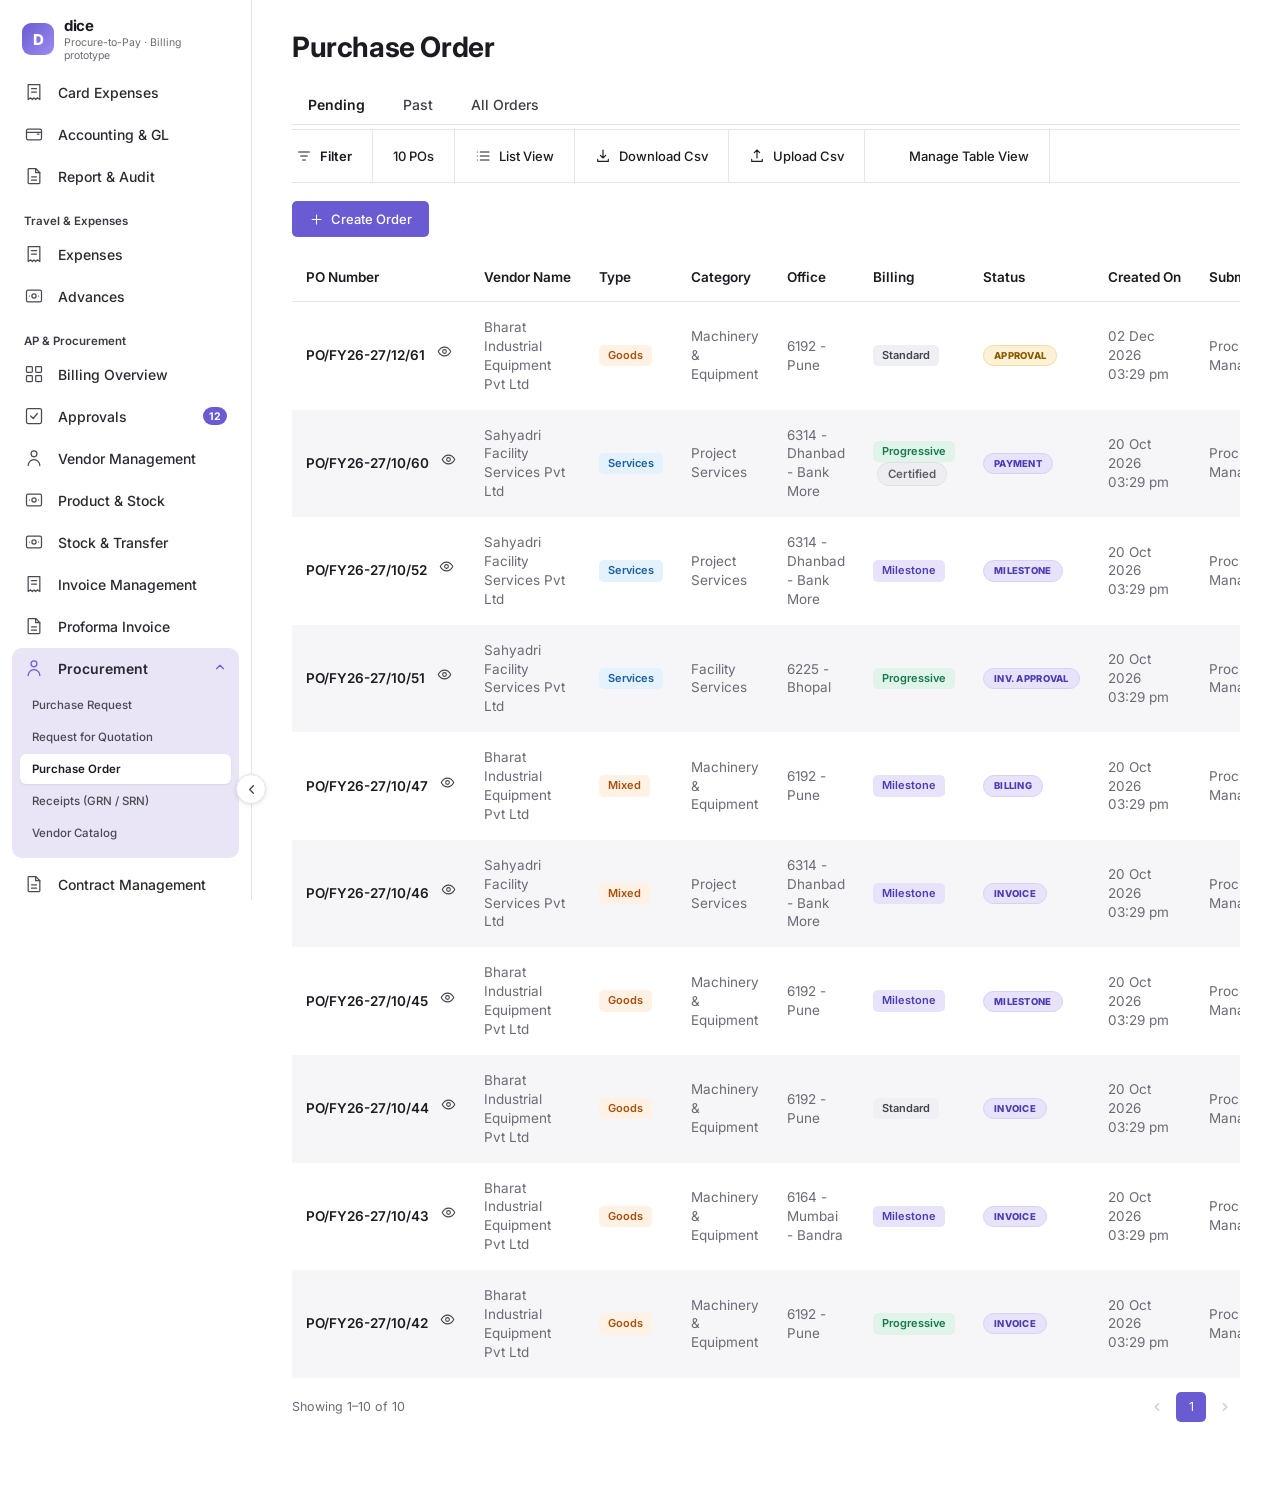
<file: billing/index.html>
<!doctype html>
<html lang="en">
<head>
<meta charset="utf-8">
<meta name="viewport" content="width=device-width, initial-scale=1">
<title>DICE · Procure-to-Pay Billing</title>
<link rel="preconnect" href="https://fonts.googleapis.com">
<link href="https://fonts.googleapis.com/css2?family=Inter:wght@400;500;600;700;800&display=swap" rel="stylesheet">
<link rel="stylesheet" href="css/base.css">
<link rel="stylesheet" href="css/app.css">
</head>
<body>
<div class="app">
  <aside class="sidebar" id="sidebar"></aside>
  <main class="main" id="main"></main>
</div>
<div class="toast-stack" id="toasts"></div>
<script src="js/core.js"></script>
<script src="js/logic.js"></script><script src="js/advances.js"></script>
<script src="js/seed.js"></script>
<script src="js/ui.js"></script>
<script src="js/screens-po.js"></script>
<script src="js/screens-receipts.js"></script>
<script src="js/screens-bill.js"></script>
<script src="js/screens-inv.js"></script><script src="js/screens-adv.js"></script>
<script src="js/screens-dash.js"></script>
<script src="js/boot.js"></script>
</body>
</html>
</file>
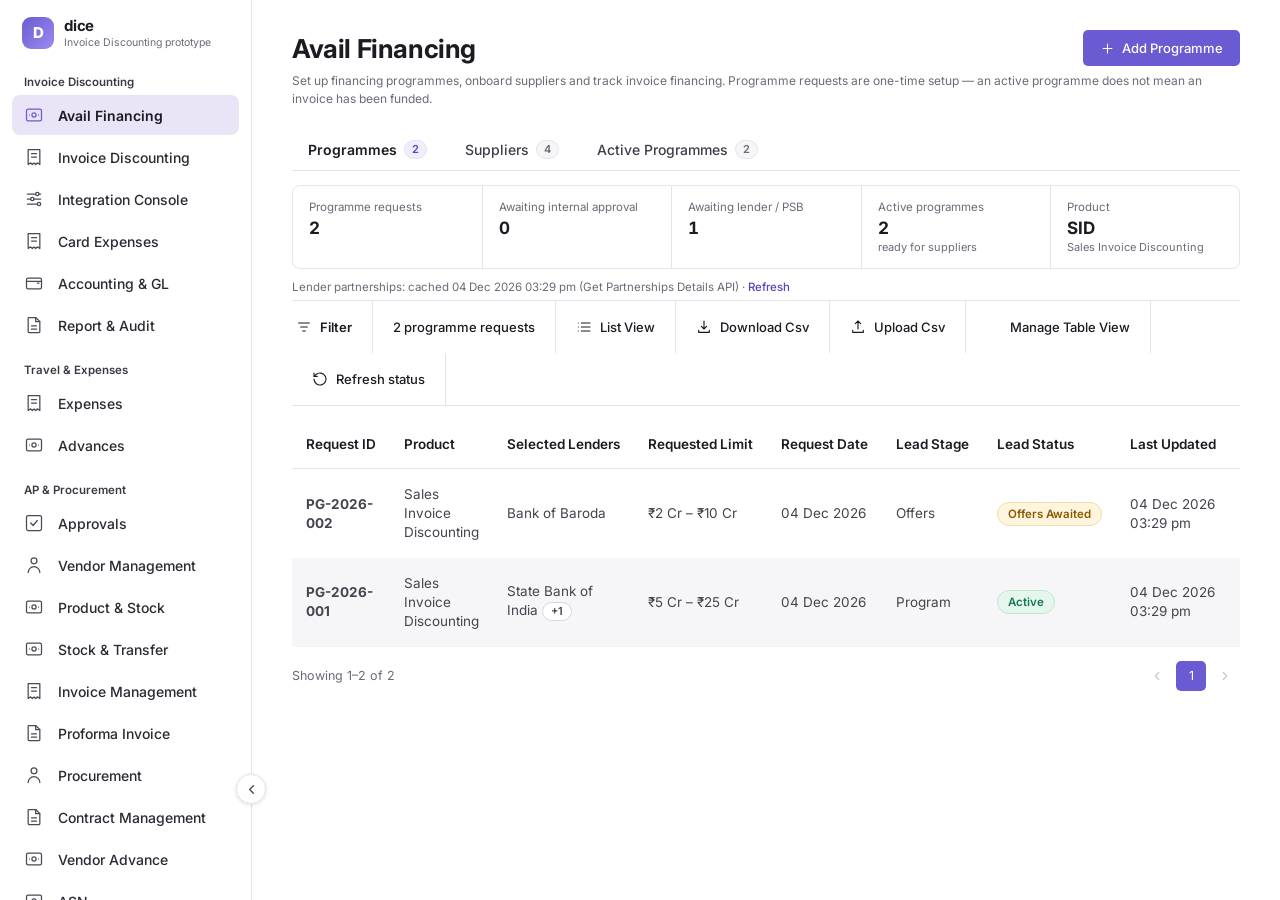
<file: invoice-discounting/index.html>
<!doctype html>
<html lang="en">
<head>
<meta charset="utf-8">
<meta name="viewport" content="width=device-width, initial-scale=1">
<title>DICE · Invoice Discounting</title>
<link rel="preconnect" href="https://fonts.googleapis.com">
<link href="https://fonts.googleapis.com/css2?family=Inter:wght@400;500;600;700;800&display=swap" rel="stylesheet">
<link rel="stylesheet" href="css/base.css">
<link rel="stylesheet" href="css/app.css">
<link rel="stylesheet" href="css/id.css">
</head>
<body>
<div class="app">
  <aside class="sidebar" id="sidebar"></aside>
  <main class="main" id="main"></main>
</div>
<div class="toast-stack" id="toasts"></div>
<script src="js/core.js"></script>
<!-- BILLING (commented out) — the Progressive & Milestone Billing scripts of the original prototype. Their code is still in ../billing/.
<script src="js/logic.js"></script><script src="js/advances.js"></script>
<script src="js/seed.js"></script>
<script src="js/screens-po.js"></script>
<script src="js/screens-receipts.js"></script>
<script src="js/screens-bill.js"></script>
<script src="js/screens-inv.js"></script><script src="js/screens-adv.js"></script>
<script src="js/screens-dash.js"></script>
-->
<!-- Invoice discounting: PSB API schema (generated from the workbook) → validation → mock PSBXchange → domain logic → seed -->
<script src="js/id-schema.js"></script>
<script src="js/id-validate.js"></script>
<script src="js/id-gateway.js"></script>
<script src="js/id-logic.js"></script>
<script src="js/id-seed.js"></script>
<script src="js/ui.js"></script>
<script src="js/id-ui.js"></script>
<script src="js/screens-avail.js"></script>
<script src="js/screens-inv.js"></script>
<script src="js/screens-integration.js"></script>
<script src="js/boot.js"></script>
</body>
</html>
</file>
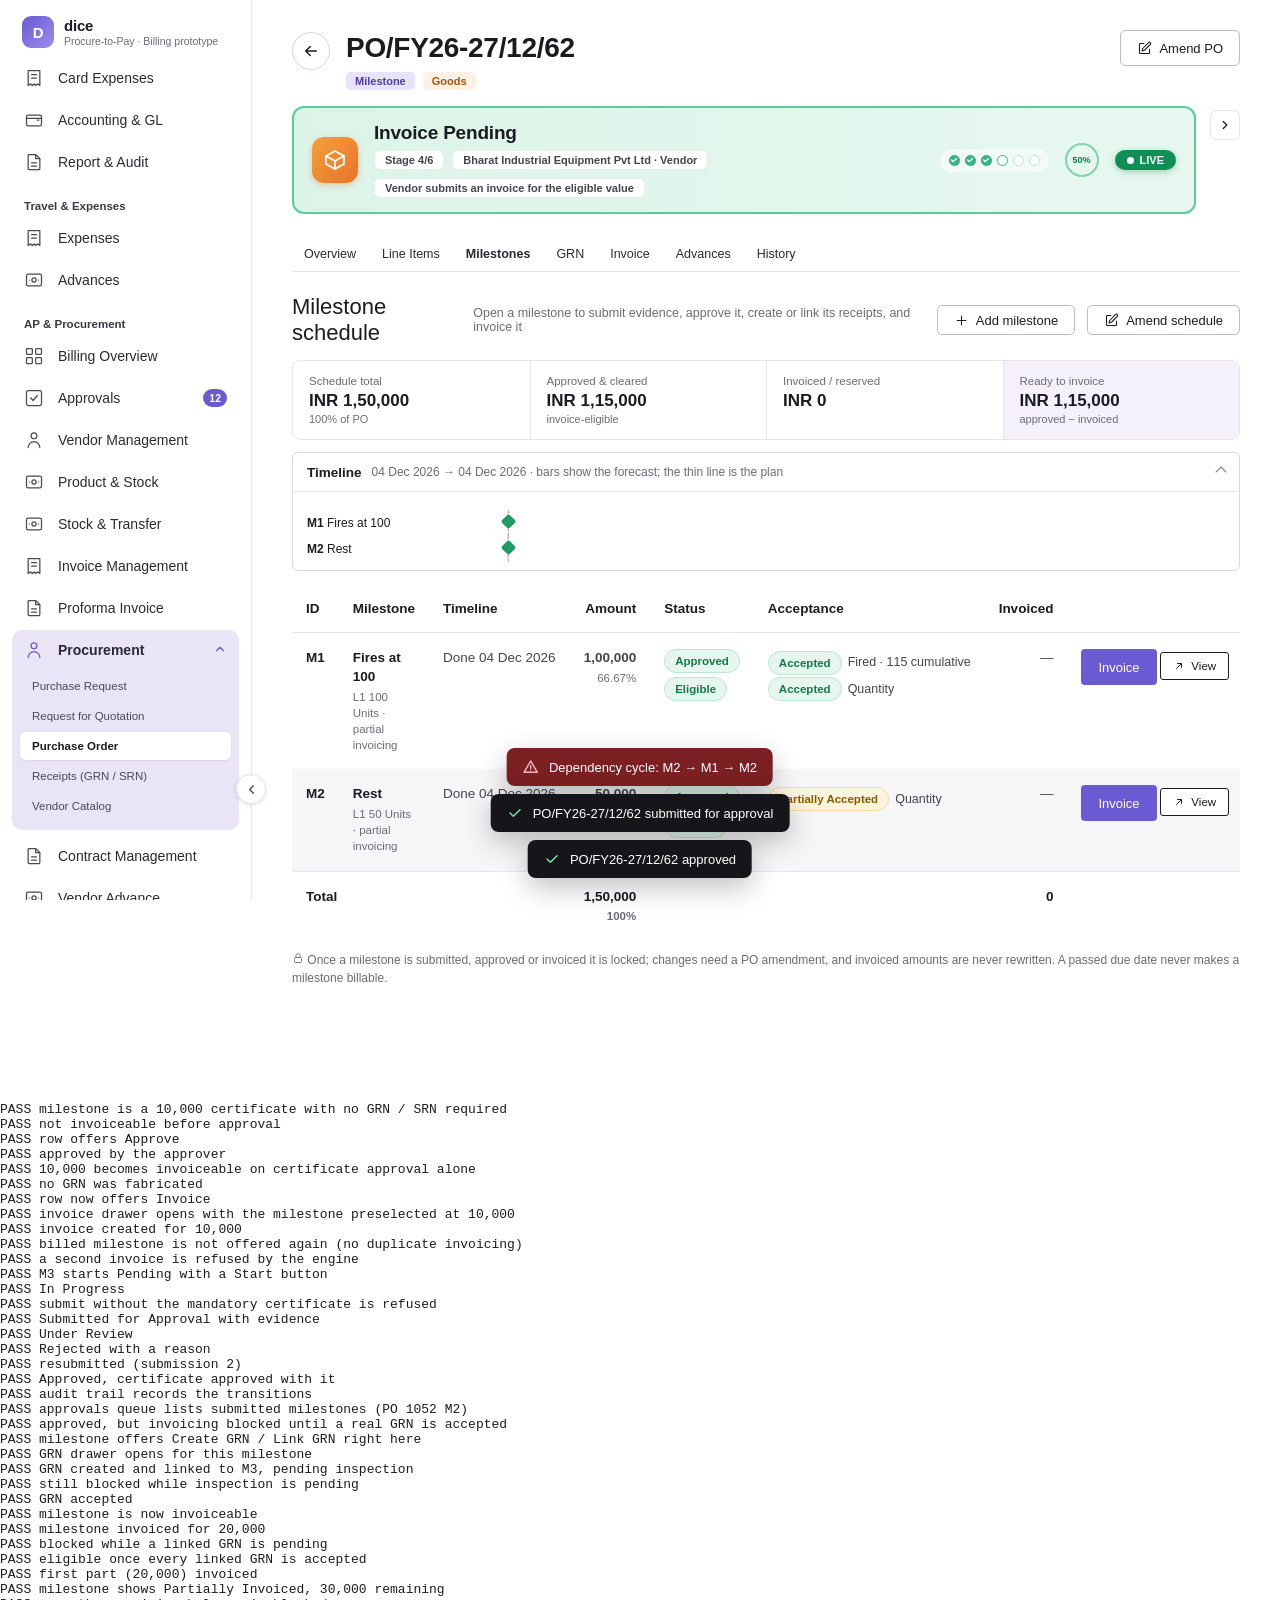
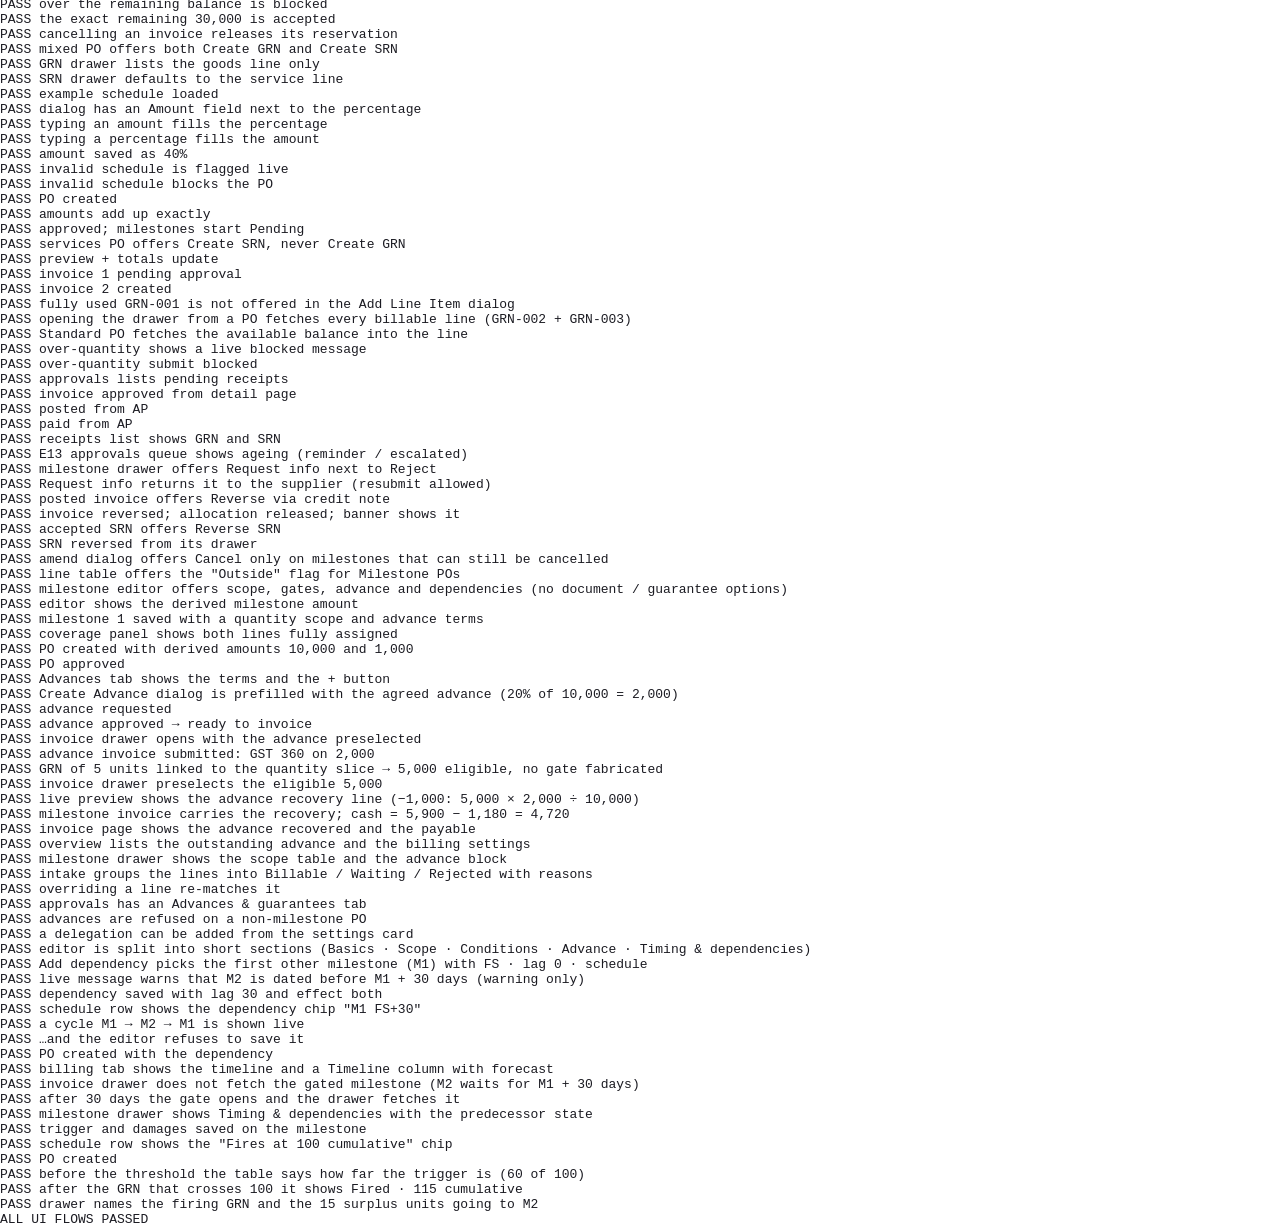
<file: billing/tests/flow.html>
﻿<!doctype html><html><head><meta charset="utf-8"><title>flow</title><link rel="stylesheet" href="../css/base.css"><link rel="stylesheet" href="../css/app.css"></head><body>
<div class="app"><aside id="sidebar" class="sidebar"></aside><main id="main" class="main"></main></div><div id="toasts" class="toast-stack"></div><pre id="out">running…</pre>
<script src="../js/core.js"></script><script src="../js/logic.js"></script><script src="../js/advances.js"></script><script src="../js/seed.js"></script><script src="../js/ui.js"></script>
<script src="../js/screens-po.js"></script><script src="../js/screens-receipts.js"></script><script src="../js/screens-bill.js"></script><script src="../js/screens-inv.js"></script><script src="../js/screens-adv.js"></script><script src="../js/screens-dash.js"></script>
<script>
/* Drives the app the way a user does: clicks real buttons and types into real inputs inside the drawers. */
const log = [], flush = () => { document.getElementById('out').textContent = log.join('\n'); };
const T = (n, ok, extra) => { log.push((ok ? 'PASS ' : 'FAIL ') + n + (ok ? '' : ' :: ' + (extra || ''))); flush(); };
window.addEventListener('error', e => { log.push('ERR ' + e.message + ' @' + (e.filename || '').split('/').pop() + ':' + e.lineno); flush(); });
try { localStorage.clear(); } catch (e) {}
const PO = id => db.pos.find(p => p.id === id);
const nav = h => { location.hash = '#/' + h; render(); };
const $q = s => document.querySelector(s);
const click = sel => { const el = $q(sel); if (!el) throw new Error('no element ' + sel); el.click(); return el; };
const setv = (path, v) => { const el = $q(`.panel [data-f="${path}"]`); if (!el) throw new Error('no field ' + path); if (el.type === 'checkbox') el.checked = v; else el.value = v; el.dispatchEvent(new Event(el.tagName === 'SELECT' || el.type === 'checkbox' ? 'change' : 'input', { bubbles: true })); };
const submitModal = () => { const f = $q('.overlay form'); if (!f) return false; f.requestSubmit(); return true; };
const modalText = () => $q('.overlay')?.textContent || '';
const panelText = () => $q('.panel')?.textContent || '';
const mainText = () => document.getElementById('main').textContent;
const msModal = (act, i, vals) => { click(`.panel [data-act="${act}"]` + (i != null ? `[data-i="${i}"]` : '')); const f = $q('.overlay form'); Object.entries(vals).forEach(([k, v]) => { const el = f.querySelector(`[name=${k}]`); if (el.type === 'checkbox') { el.checked = v; el.dispatchEvent(new Event('change', { bubbles: true })); } else el.value = v; }); submitModal(); };
const run = (name, fn) => { try { fn(); } catch (e) { T(name + ' threw', false, e.message + ' @ ' + (e.stack || '').split('\n')[1]); } };

const sample = () => click('.panel [data-act="add-sample"]');
const msRow = id => `#main [data-act="ms-approve"][data-id="${id}"]`;
const addInvLine = id => { click('.panel [data-act="inv-line-add"]'); const cb = $q(`.overlay input[data-pick="${id}"]`); if (!cb) { document.querySelector('.overlay')?.remove(); return false; } cb.click(); submitModal(); return true; };

/* ===== 1. ACCEPTANCE TEST: certificate-only milestone (10,000) on a goods PO — invoiceable on approval, no GRN invented ===== */
run('document-only milestone', () => {
  seedDb('default'); nav('po/po-1045?tab=billing'); const po = PO('po-1045'), c = msOf(po)[1], grns0 = db.grns.filter(g => g.poId === po.id).length;
  T('milestone is a 10,000 certificate with no GRN / SRN required', c.amount === 10000 && c.needsDoc && !c.needsGrn && !c.needsSrn && c.status === 'Submitted for Approval');
  T('not invoiceable before approval', msBilling(c, po) === 'Not Eligible' && msEnt(c, po) === 0);
  T('row offers Approve', !!$q(msRow(c.id))); click(msRow(c.id)); submitModal();
  T('approved by the approver', getMS(c.id).status === 'Approved' && getMS(c.id).doc.status === 'Approved');
  T('10,000 becomes invoiceable on certificate approval alone', msBilling(getMS(c.id), po) === 'Eligible' && msEnt(getMS(c.id), po) === 10000);
  T('no GRN was fabricated', db.grns.filter(g => g.poId === po.id).length === grns0);
  T('row now offers Invoice', !!$q(`#main [data-act="inv-new"][data-ms="${c.id}"]`)); click(`#main [data-act="inv-new"][data-ms="${c.id}"]`);
  T('invoice drawer opens with the milestone preselected at 10,000', ui.f.alloc['milestone:' + c.id]?.on === true && ui.f.alloc['milestone:' + c.id].value === 10000);
  setv('number', 'CERT-1'); click('[data-act="inv-save"][data-m="submit"]');
  T('invoice created for 10,000', db.invoices.some(i => i.number === 'CERT-1' && i.status === 'Pending Approval' && i.net === 10000));
  closePanel(); openInvPanel({ poId: po.id }); T('billed milestone is not offered again (no duplicate invoicing)', addInvLine('milestone:' + c.id) === false); closePanel();
  T('a second invoice is refused by the engine', !A.saveInvoice({ poId: po.id, number: 'CERT-2', date: todayISO(), attachments: [], allocs: [{ kind: 'milestone', refId: c.id, qty: null, value: 10000 }], net: 0, autoMatch: true }, 'submit').ok);
});

/* ===== 2. Full lifecycle through the UI: Pending → In Progress → Submitted → Under Review → Rejected → resubmit → Approved ===== */
run('milestone lifecycle', () => {
  seedDb('default'); nav('po/po-1043?tab=billing'); const po = PO('po-1043'), m = msOf(po)[2];
  T('M3 starts Pending with a Start button', m.status === 'Pending' && !!$q(`#main [data-act="ms-start"][data-id="${m.id}"]`)); click(`#main [data-act="ms-start"][data-id="${m.id}"]`); T('In Progress', getMS(m.id).status === 'In Progress');
  openMilestonePanel(m.id); click('.panel .panel-foot [data-act="ms-submit"]'); T('submit without the mandatory certificate is refused', getMS(m.id).status === 'In Progress');
  sample(); click('.panel .panel-foot [data-act="ms-submit"]'); T('Submitted for Approval with evidence', getMS(m.id).status === 'Submitted for Approval' && docState(getMS(m.id)) === 'Pending Approval');
  click('.panel [data-act="ms-review"]'); T('Under Review', getMS(m.id).status === 'Under Review');
  click('.panel .card [data-act="ms-reject"]'); $q('.overlay textarea').value = 'Signature missing'; submitModal(); T('Rejected with a reason', getMS(m.id).status === 'Rejected' && panelText().includes('Signature missing'));
  sample(); click('.panel .panel-foot [data-act="ms-submit"]'); T('resubmitted (submission 2)', getMS(m.id).status === 'Submitted for Approval' && getMS(m.id).submissions.length === 2);
  click('.panel .card [data-act="ms-approve"]'); submitModal(); T('Approved, certificate approved with it', getMS(m.id).status === 'Approved' && docState(getMS(m.id)) === 'Approved');
  T('audit trail records the transitions', db.audit.filter(x => x.text && x.text.includes(m.code)).length >= 5);
  closePanel(); nav('approvals?tab=milestones'); T('approvals queue lists submitted milestones (PO 1052 M2)', mainText().includes('Submitted for Approval') || mainText().includes('M2'));
});

/* ===== 3. MILESTONE FIRST: milestone → create its GRN → invoice (document + accepted GRN) ===== */
run('milestone-first with GRN', () => {
  seedDb('default'); nav('po/po-1045?tab=billing'); const po = PO('po-1045'), m = msOf(po)[2];
  openMilestonePanel(m.id); click('.panel [data-act="ms-start"]'); sample(); click('.panel .panel-foot [data-act="ms-submit"]'); click('.panel .card [data-act="ms-approve"]'); submitModal();
  T('approved, but invoicing blocked until a real GRN is accepted', getMS(m.id).status === 'Approved' && msBilling(getMS(m.id), po) === 'Not Eligible' && panelText().includes('Invoicing stays blocked'));
  T('milestone offers Create GRN / Link GRN right here', panelText().includes('Create GRN for M3') && panelText().includes('Link existing GRN'));
  click('.panel [data-act="grn-new"]'); T('GRN drawer opens for this milestone', ui.f.poId === po.id && ui.f.milestoneId === m.id);
  setv('rows.' + po.lines[0].id + '.received', 1); click('[data-act="grn-save"][data-m="inspect"]');
  const g = db.grns.find(x => x.milestoneId === m.id); T('GRN created and linked to M3, pending inspection', !!g && g.status === 'Pending Inspection' && getMS(m.id).grnIds.includes(g.id));
  T('still blocked while inspection is pending', msBilling(getMS(m.id), po) === 'Not Eligible');
  closePanel(); openReceiptPanel('grn', g.id); click('[data-act="grn-accept"]'); submitModal(); T('GRN accepted', getGRN(g.id).status === 'Accepted');
  T('milestone is now invoiceable', msBilling(getMS(m.id), po) === 'Eligible'); closePanel(); nav('po/po-1045?tab=billing');
  click(`#main [data-act="inv-new"][data-ms="${m.id}"]`); setv('number', 'SITE-1'); click('[data-act="inv-save"][data-m="submit"]');
  T('milestone invoiced for 20,000', db.invoices.some(i => i.number === 'SITE-1' && i.net === 20000)); closePanel();
});

/* ===== 4. PARTIAL invoicing: 50,000 milestone billed in parts, never above the remaining balance ===== */
run('partial invoicing', () => {
  seedDb('default'); const po = PO('po-1045'), m = msOf(po)[0], gb = db.grns.find(g => g.poId === po.id && g.status === 'Pending Inspection');
  T('blocked while a linked GRN is pending', msBilling(m, po) === 'Not Eligible'); openReceiptPanel('grn', gb.id); click('[data-act="grn-accept"]'); submitModal(); closePanel();
  T('eligible once every linked GRN is accepted', msBilling(getMS(m.id), po) === 'Eligible');
  openInvPanel({ poId: po.id, msId: m.id }); setv('number', 'PART-1'); setv(`alloc.milestone:${m.id}.value`, 20000); click('[data-act="inv-save"][data-m="submit"]');
  T('first part (20,000) invoiced', db.invoices.some(i => i.number === 'PART-1' && i.net === 20000)); T('milestone shows Partially Invoiced, 30,000 remaining', msBilling(getMS(m.id), po) === 'Partially Invoiced' && usage('milestone', m.id).value === 20000); closePanel();
  openInvPanel({ poId: po.id, msId: m.id }); setv('number', 'PART-2'); setv(`alloc.milestone:${m.id}.value`, 40000); click('[data-act="inv-save"][data-m="submit"]');
  T('over the remaining balance is blocked', !db.invoices.some(i => i.number === 'PART-2' && i.status !== 'Draft' && i.status !== 'Matching Failed') || !db.invoices.some(i => i.number === 'PART-2' && i.status === 'Pending Approval')); document.querySelector('.overlay')?.remove(); closePanel();
  openInvPanel({ poId: po.id, msId: m.id }); setv('number', 'PART-3'); setv(`alloc.milestone:${m.id}.value`, 30000); click('[data-act="inv-save"][data-m="submit"]');
  T('the exact remaining 30,000 is accepted', db.invoices.some(i => i.number === 'PART-3' && i.status === 'Pending Approval') && msBilling(getMS(m.id), po) === 'Invoiced'); closePanel();
  const p1 = db.invoices.find(i => i.number === 'PART-1'); A.cancelInvoice ? A.cancelInvoice(p1.id, 'test') : null;
  T('cancelling an invoice releases its reservation', usage('milestone', m.id).value === 30000, usage('milestone', m.id).value);
});

/* ===== 5. MIXED PO: GRN for goods lines, SRN for service lines ===== */
run('mixed PO', () => {
  seedDb('default'); nav('po/po-1046?tab=receipts'); const po = PO('po-1046');
  T('mixed PO offers both Create GRN and Create SRN', mainText().includes('Create GRN') && mainText().includes('Create SRN'));
  openGrnPanel(po.id); T('GRN drawer lists the goods line only', document.querySelectorAll('.panel [data-f^="rows."]').length >= 1 && !panelText().includes('Installation & piping')); closePanel();
  openSrnPanel(po.id); T('SRN drawer defaults to the service line', ui.f.lineId === po.lines[1].id); closePanel();
});

/* ===== 6. Services PO from scratch: amount ↔ percentage in the milestone dialog ===== */
run('milestone amount option', () => {
  seedDb('default'); nav('pos'); click('[data-act="po-new"]');
  setv('type', 'Services'); setv('supplierId', 'sup2'); setv('title', 'Annual maintenance'); click('.panel [data-act="ln-add"]'); setv('lines.0.desc', 'Maintenance contract'); setv('lines.0.qty', 1); setv('lines.0.price', 200000);
  click('[data-act="po-method"][data-m="Milestone"]'); T('example schedule loaded', ui.f.milestones.length === 3);
  click('.panel [data-act="ms-edit"][data-i="2"]'); const f = $q('.overlay form'), ai = f.querySelector('[name=amount]'), pi = f.querySelector('[name=pct]');
  T('dialog has an Amount field next to the percentage', !!ai && !!pi && +ai.value === 60000);
  ai.value = 80000; ai.dispatchEvent(new Event('input', { bubbles: true })); T('typing an amount fills the percentage', +pi.value === 40, pi.value);
  pi.value = 30; pi.dispatchEvent(new Event('input', { bubbles: true })); T('typing a percentage fills the amount', +ai.value === 60000, ai.value);
  ai.value = 80000; ai.dispatchEvent(new Event('input', { bubbles: true })); submitModal(); T('amount saved as 40%', ui.f.milestones[2].pct === 40);
  T('invalid schedule is flagged live', $q('#ms-sum').textContent.includes('110%'), $q('#ms-sum').textContent);
  click('[data-act="po-submit"]'); T('invalid schedule blocks the PO', !db.pos.some(p => p.title === 'Annual maintenance')); document.querySelector('.overlay')?.remove();
  click('.panel [data-act="ms-edit"][data-i="2"]'); const f2 = $q('.overlay form'); f2.querySelector('[name=amount]').value = 60000; f2.querySelector('[name=amount]').dispatchEvent(new Event('input', { bubbles: true })); submitModal(); click('[data-act="po-submit"]');
  const po = db.pos.find(p => p.title === 'Annual maintenance'); T('PO created', po && po.status === 'Pending Approval'); T('amounts add up exactly', msOf(po).reduce((s, x) => s + x.amount, 0) === 200000, msOf(po).map(x => x.amount));
  nav('po/' + po.id); ACT['po-approve']({ dataset: { id: po.id } }); submitModal(); T('approved; milestones start Pending', po.status === 'Approved' && msOf(po).every(x => x.status === 'Pending'));
  nav('po/' + po.id + '?tab=receipts'); T('services PO offers Create SRN, never Create GRN', mainText().includes('Create SRN') && !mainText().includes('Create GRN'));
});

/* ===== 3. Progressive receipt-based billing through the invoice drawer ===== */
run('progressive flow', () => {
  seedDb('default'); nav('po/po-1042?tab=billing');
  const g1 = db.grns.find(g => g.poId === 'po-1042' && g.number === 'GRN-001'), g2 = db.grns.find(g => g.poId === 'po-1042' && g.number === 'GRN-002');
  const addLine = id => { click('.panel [data-act="inv-line-add"]'); const cb = $q(`.overlay input[data-pick="${id}"]`); if (!cb) { const none = $q('.overlay')?.textContent.includes('No Items found'); document.querySelector('.overlay')?.remove(); return none ? 'none' : 'missing'; } cb.click(); submitModal(); return 'added'; };
  const inv = (no, g, qty) => { openInvPanel({ poId: 'po-1042' }); ui.f.alloc = {}; render(); setv('number', no); addLine('grn:' + g.id); setv(`alloc.grn:${g.id}.qty`, qty); };
  inv('BIE-001', g1, 30); T('preview + totals update', panelText().includes('35,400'), panelText().slice(0, 100)); click('[data-act="inv-save"][data-m="submit"]');
  T('invoice 1 pending approval', db.invoices.some(i => i.number === 'BIE-001' && i.status === 'Pending Approval' && i.gross === 35400));
  closePanel(); inv('BIE-002', g2, 20); click('[data-act="inv-save"][data-m="submit"]'); T('invoice 2 created', db.invoices.some(i => i.number === 'BIE-002'));
  closePanel(); openInvPanel({ poId: 'po-1042' }); T('fully used GRN-001 is not offered in the Add Line Item dialog', addLine('grn:' + g1.id) !== 'added');
  closePanel(); db.invoices.find(i => i.number === 'BIE-002').status = 'Rejected'; db.invoices.find(i => i.number === 'BIE-002').allocs = [];
  openInvPanel({ poId: 'po-1042' }); T('opening the drawer from a PO fetches every billable line (GRN-002 + GRN-003)', Object.keys(ui.f.alloc).length >= 2 && !!$q('.panel [data-f="alloc.grn:' + g2.id + '.qty"]'), Object.keys(ui.f.alloc));
  openInvPanel({ poId: 'po-1044' }); T('Standard PO fetches the available balance into the line', +ui.f.net > 0, ui.f.net);
  /* over-allocation live message */
  closePanel(); db.invoices.find(i => i.number === 'BIE-002').status = 'Rejected'; db.invoices.find(i => i.number === 'BIE-002').allocs = [];
  openInvPanel({ poId: 'po-1042' }); ui.f.alloc = {}; render(); setv('number', 'Y'); addLine('grn:' + g2.id); setv(`alloc.grn:${g2.id}.qty`, 45);
  T('over-quantity shows a live blocked message', $q('#inv-sum').textContent.includes('would be blocked') && $q('#inv-sum').textContent.includes('exceeds the eligible quantity'), $q('#inv-sum').textContent);
  click('[data-act="inv-save"][data-m="submit"]'); T('over-quantity submit blocked', !db.invoices.some(i => i.number === 'Y') && modalText().length > 0); document.querySelector('.overlay')?.remove(); closePanel();
});

/* ===== 4. Receipts + approvals + AP pages work ===== */
run('queues', () => {
  seedDb('default'); nav('approvals?tab=receipts'); T('approvals lists pending receipts', mainText().includes('GRN-001') || mainText().includes('SRN-002'));
  const i = db.invoices.find(x => x.status === 'Pending Approval'); nav('invoice/' + i.id); ACT['inv-approve']({ dataset: { id: i.id } }); submitModal(); T('invoice approved from detail page', getInv(i.id).status === 'Approved');
  nav('ap'); ACT['inv-post']({ dataset: { id: i.id } }); submitModal(); T('posted from AP', getInv(i.id).status === 'Posted'); ACT['inv-pay']({ dataset: { id: i.id } }); submitModal(); T('paid from AP', getInv(i.id).status === 'Paid');
  nav('receipts'); T('receipts list shows GRN and SRN', mainText().includes('GRN-') && mainText().includes('SRN-'));
});
/* ===== 7. Corrections and edge cases through the UI (PRD §5) ===== */
run('corrections and edge cases', () => {
  seedDb('default'); const po = PO('po-1052'), m = msOf(po)[1];
  nav('approvals?tab=milestones'); T('E13 approvals queue shows ageing (reminder / escalated)', mainText().includes('Reminder sent') && mainText().includes('Escalated to Procurement Manager'));
  openMilestonePanel(m.id); T('milestone drawer offers Request info next to Reject', !!$q('.panel [data-act="ms-info"]'));
  click('.panel .card [data-act="ms-info"]'); $q('.overlay textarea').value = 'page 3 missing'; submitModal();
  T('Request info returns it to the supplier (resubmit allowed)', getMS(m.id).status === 'Rejected' && getMS(m.id).infoRequested === true && panelText().includes('Information requested')); closePanel();
  const i = db.invoices.find(v => v.status === 'Pending Approval'); A.approveInvoice(i.id); A.postInvoice(i.id); nav('invoice/' + i.id);
  click('[data-act="inv-more"]'); const rv = [...document.querySelectorAll('.menu button')].find(b => /Reverse via credit note/.test(b.textContent)); T('posted invoice offers Reverse via credit note', !!rv);
  rv.click(); $q('.overlay textarea').value = 'duplicate billing'; submitModal(); T('invoice reversed; allocation released; banner shows it', getInv(i.id).reversed && mainText().includes('Reversed via credit note') && isLive(getInv(i.id)) === false);
  const x = db.srns.find(r => r.status === 'Accepted'); openReceiptPanel('srn', x.id); T('accepted SRN offers Reverse SRN', !!$q('.panel [data-act="srn-reverse"]'));
  click('.panel [data-act="srn-reverse"]'); $q('.overlay textarea').value = 'not rendered'; submitModal(); T('SRN reversed from its drawer', getSRN(x.id).reversed === true); closePanel();
  const po45 = PO('po-1045'); ACT['po-amend']({ dataset: { id: po45.id } });
  T('amend dialog offers Cancel only on milestones that can still be cancelled', document.querySelectorAll('.overlay input[name^="mx_"]').length >= 1 && document.querySelectorAll('.overlay input[name^="mx_"]').length < msOf(po45).length); document.querySelector('.overlay')?.remove();
});

/* ===== 8. Line-scoped schedule, advance, recovery — end to end through the UI ===== */
run('scoped schedule + advance + recovery (UI)', () => {
  seedDb('default'); nav('pos'); click('[data-act="po-new"]');
  setv('type', 'Goods'); setv('supplierId', 'sup1'); setv('title', 'Scoped PO');
  click('.panel [data-act="ln-add"]'); setv('lines.0.desc', 'Servers'); setv('lines.0.qty', 10); setv('lines.0.price', 1000);
  click('.panel [data-act="ln-add"]'); setv('lines.1.desc', 'Cables'); setv('lines.1.qty', 100); setv('lines.1.price', 10);
  click('[data-act="po-method"][data-m="Milestone"]'); ui.f.milestones = []; render();
  T('line table offers the "Outside" flag for Milestone POs', !!$q('.panel [data-f="lines.0.outside"]'));
  click('.panel [data-act="ms-add"]'); let f = $q('.overlay form');
  T('milestone editor offers scope, gates, advance and dependencies (no document / guarantee options)', !!f.querySelector('[data-mode="lines"]') && !!f.querySelector('[name=requireCompleteQty]') && !f.querySelector('[name=needsGuarantee]') && !f.querySelector('[name=needsDoc]') && !!f.querySelector('[name=advAllowed]'));
  f.querySelector('[name=name]').value = 'Servers delivered'; f.querySelector('[data-mode="lines"]').click();
  const v1 = f.querySelector('#sc-rows [data-k="v"]'); v1.value = 10; v1.dispatchEvent(new Event('input', { bubbles: true }));
  T('editor shows the derived milestone amount', f.querySelector('#sc-total').textContent.includes('10,000'), f.querySelector('#sc-total').textContent);
  f.querySelector('[name=allowPartial]').checked = true; const aa = f.querySelector('[name=advAllowed]'); aa.checked = true; aa.dispatchEvent(new Event('change', { bubbles: true }));
  f.querySelector('[name=advValue]').value = 20; submitModal();
  T('milestone 1 saved with a quantity scope and advance terms', ui.f.milestones.length === 1 && ui.f.milestones[0].scope[0].basis === 'quantity' && ui.f.milestones[0].advance.allowed && ui.f.milestones[0].allowPartial);
  click('.panel [data-act="ms-add"]'); f = $q('.overlay form'); f.querySelector('[name=name]').value = 'Cabling'; f.querySelector('[data-mode="lines"]').click();
  const ls = f.querySelector('#sc-rows [data-k="lineId"]'); ls.value = ui.f.lines[1].id; ls.dispatchEvent(new Event('change', { bubbles: true }));
  const bs = f.querySelector('#sc-rows [data-k="basis"]'); bs.value = 'percent'; bs.dispatchEvent(new Event('change', { bubbles: true }));
  const v2 = f.querySelector('#sc-rows [data-k="v"]'); v2.value = 100; v2.dispatchEvent(new Event('input', { bubbles: true })); submitModal();
  T('coverage panel shows both lines fully assigned', panelText().includes('Fully assigned') && !panelText().includes('Not assigned'), panelText().slice(panelText().indexOf('Coverage'), panelText().indexOf('Coverage') + 200));
  click('[data-act="po-submit"]');
  const po = db.pos.find(p => p.title === 'Scoped PO'); T('PO created with derived amounts 10,000 and 1,000', po && msOf(po).map(m => m.amount).join() === '10000,1000', po && msOf(po).map(m => m.amount));
  ACT['po-approve']({ dataset: { id: po.id } }); submitModal(); T('PO approved', po.status === 'Approved');
  const [m1] = msOf(po);
  nav('po/' + po.id + '?tab=advances'); T('Advances tab shows the terms and the + button', mainText().includes('Advances Requests') || mainText().includes('No Advances'));
  click('#main [data-act="adv-new"]'); f = $q('.overlay form');
  T('Create Advance dialog is prefilled with the agreed advance (20% of 10,000 = 2,000)', +f.querySelector('[name=base]').value === 2000 && $q('.overlay').textContent.includes('Total payable'), f.querySelector('[name=base]').value);
  submitModal(); const adv = db.advances.find(a => a.poId === po.id); T('advance requested', !!adv && adv.base === 2000 && advStatus(adv) === 'Requested');
  ACT['adv-approve']({ dataset: { id: adv.id } }); submitModal(); T('advance approved → ready to invoice', advStatus(getAdv(adv.id)) === 'Approved');
  openAdvPanel(adv.id); click('.panel .panel-foot [data-act="inv-new"]'); T('invoice drawer opens with the advance preselected', ui.f.alloc['advance:' + adv.id]?.on === true);
  setv('number', 'ADV-UI-1'); click('[data-act="inv-save"][data-m="submit"]'); const ai = db.invoices.find(i => i.number === 'ADV-UI-1');
  T('advance invoice submitted: GST 360 on 2,000', ai && ai.status === 'Pending Approval' && ai.gst === 360 && ai.advanceId === adv.id);
  A.approveInvoice(ai.id); A.postInvoice(ai.id); A.payInvoice(ai.id); closePanel();
  A.msStart(m1.id); A.msSubmit(m1.id, { actualDate: todayISO() }); A.msApprove(m1.id);
  const g = A.createGRN({ poId: po.id, lineId: po.lines[0].id, date: todayISO(), received: 5, rejected: 0, milestoneId: m1.id }, 'accept');
  T('GRN of 5 units linked to the quantity slice → 5,000 eligible, no gate fabricated', g.ok && msEnt(getMS(m1.id), po) === 5000);
  nav('po/' + po.id + '?tab=billing'); click(`#main [data-act="inv-new"][data-ms="${m1.id}"]`);
  T('invoice drawer preselects the eligible 5,000', ui.f.alloc['milestone:' + m1.id]?.value === 5000, ui.f.alloc);
  setv('number', 'MS-UI-1'); T('live preview shows the advance recovery line (−1,000: 5,000 × 2,000 ÷ 10,000)', panelText().includes('Advance recovered') && panelText().includes('1,000'), panelText().slice(0, 200));
  click('[data-act="inv-save"][data-m="submit"]'); const mi = db.invoices.find(i => i.number === 'MS-UI-1');
  T('milestone invoice carries the recovery; cash = 5,900 − 1,180 = 4,720', mi && mi.recovery.net === 1000 && payable(mi) === r2(5900 - 1180), mi && [mi.recovery, payable(mi)]);
  nav('invoice/' + mi.id); T('invoice page shows the advance recovered and the payable', mainText().includes('Advance recovered') && mainText().includes('Payable'));
  nav('overview'); T('overview lists the outstanding advance and the billing settings', mainText().includes('Outstanding advances by age') && mainText().includes('Billing settings') && mainText().includes('Delegate approvals'));
  openMilestonePanel(m1.id); T('milestone drawer shows the scope table and the advance block', panelText().includes('Scope') && panelText().includes('Advance') && panelText().includes('Remaining')); closePanel();
});
run('intake + guarantee + approvals queue (UI)', () => {
  seedDb('default'); const po = PO('po-1047'), m = msOf(po)[2];
  nav('po/po-1047?tab=billing'); openInvPanel({ poId: po.id }); click('.panel [data-act="inv-intake"]'); click('.overlay #in-sample');
  T('intake groups the lines into Billable / Waiting / Rejected with reasons', $q('.overlay').textContent.includes('Claimed') && $q('.overlay').textContent.includes('Rejected') && $q('.overlay').textContent.includes('Rate'));
  T('overriding a line re-matches it', !!$q('.overlay select[data-ov="line"]')); document.querySelector('.overlay')?.remove(); closePanel();
  nav('approvals?tab=advances'); T('approvals has an Advances & guarantees tab', mainText().includes('Advances & guarantees') || !!$q('#main .tab'));
  const rq = A.requestAdvance({ poId: 'po-1044', msId: 'x', base: 1 }); T('advances are refused on a non-milestone PO', !rq.ok);
  nav('overview'); click('#main [data-act="deleg-add"]'); T('a delegation can be added from the settings card', (db.meta.delegations || []).length === 1);
});

run('dependencies: editor → gate → timeline (UI)', () => {
  seedDb('default'); nav('pos'); click('[data-act="po-new"]');
  setv('type', 'Goods'); setv('supplierId', 'sup1'); setv('title', 'Dep PO');
  click('.panel [data-act="ln-add"]'); setv('lines.0.desc', 'Items'); setv('lines.0.qty', 10); setv('lines.0.price', 1000);
  click('[data-act="po-method"][data-m="Milestone"]'); ui.f.milestones = []; render();
  const msForm = (name, pct, planned) => { click('.panel [data-act="ms-add"]'); const f = $q('.overlay form'); f.querySelector('[name=name]').value = name; const p = f.querySelector('[name=pct]'); p.value = pct; p.dispatchEvent(new Event('input', { bubbles: true })); f.querySelector('[name=planned]').value = planned; return f; };
  let f = msForm('Design', 50, daysFromNow(10));
  T('editor is split into short sections (Basics · Scope · Conditions · Advance · Timing & dependencies)', f.querySelectorAll('details.mm-sec').length === 5 && !!f.querySelector('#dp-rows') && !!f.querySelector('[name=duration]') && !!f.querySelector('[name=forecast]'));
  submitModal();
  f = msForm('Install', 50, daysFromNow(12)); click('.overlay #dp-add');
  const sel = (k, v, ev = 'change') => { const e = $q('.overlay').querySelector(`[data-dp="0"][data-k="${k}"]`); e.value = v; e.dispatchEvent(new Event(ev, { bubbles: true })); };
  T('Add dependency picks the first other milestone (M1) with FS · lag 0 · schedule', $q('.overlay').querySelector('[data-dp="0"][data-k="pred"]').value === 'M1');
  sel('lag', 30, 'input'); sel('lag', 30); sel('effect', 'both');
  T('live message warns that M2 is dated before M1 + 30 days (warning only)', $q('.overlay #dp-msg').textContent.includes('allows it only from'), $q('.overlay #dp-msg').textContent);
  submitModal(); const m2 = ui.f.milestones[1];
  T('dependency saved with lag 30 and effect both', m2.deps && m2.deps[0].pred === 'M1' && m2.deps[0].lag === 30 && m2.deps[0].effect === 'both', m2.deps);
  T('schedule row shows the dependency chip "M1 FS+30"', $q('.panel .ms-tbl').textContent.includes('M1 FS+30'));
  click('.panel [data-act="ms-edit"][data-i="0"]'); click('.overlay #dp-add'); const e0 = $q('.overlay').querySelector('[data-dp="0"][data-k="pred"]'); e0.value = 'M2'; e0.dispatchEvent(new Event('change', { bubbles: true }));
  T('a cycle M1 → M2 → M1 is shown live', $q('.overlay #dp-msg').textContent.includes('Dependency cycle'), $q('.overlay #dp-msg').textContent);
  submitModal(); T('…and the editor refuses to save it', !!$q('.overlay form') && !(ui.f.milestones[0].deps || []).length); document.querySelector('.overlay')?.remove();
  click('[data-act="po-submit"]'); const po = db.pos.find(p => p.title === 'Dep PO'); T('PO created with the dependency', !!po && msOf(po)[1].deps[0].effect === 'both');
  ACT['po-approve']({ dataset: { id: po.id } }); submitModal();
  const [a, b] = msOf(po); A.msStart(a.id); A.msSubmit(a.id, { actualDate: todayISO(), files: ['f'] }); A.msApprove(a.id); A.msStart(b.id); A.msSubmit(b.id, { actualDate: todayISO(), files: ['f'] }); A.msApprove(b.id);
  nav('po/' + po.id + '?tab=billing'); T('billing tab shows the timeline and a Timeline column with forecast', mainText().includes('Timeline') && mainText().includes('M1 FS+30'));
  openInvPanel({ poId: po.id }); T('invoice drawer does not fetch the gated milestone (M2 waits for M1 + 30 days)', !ui.f.alloc['milestone:' + b.id]); closePanel();
  getMS(a.id).approvedAt = new Date(Date.now() - 31 * 864e5).toISOString(); openInvPanel({ poId: po.id });
  T('after 30 days the gate opens and the drawer fetches it', !!ui.f.alloc['milestone:' + b.id]); closePanel();
  openMilestonePanel(b.id); T('milestone drawer shows Timing & dependencies with the predecessor state', panelText().includes('Timing & dependencies') && panelText().includes('Finish → Start')); closePanel();
});
run('quantity trigger + delay damages (UI)', () => {
  seedDb('default'); nav('pos'); click('[data-act="po-new"]');
  setv('type', 'Goods'); setv('supplierId', 'sup1'); setv('title', 'Trigger PO');
  click('.panel [data-act="ln-add"]'); setv('lines.0.desc', 'Servers'); setv('lines.0.qty', 150); setv('lines.0.price', 1000);
  click('[data-act="po-method"][data-m="Milestone"]'); ui.f.milestones = []; render();
  const scoped = (name, qty, extra) => { click('.panel [data-act="ms-add"]'); const f = $q('.overlay form'); f.querySelector('[name=name]').value = name; f.querySelector('[data-mode="lines"]').click();
    const v = f.querySelector('#sc-rows [data-k="v"]'); v.value = qty; v.dispatchEvent(new Event('input', { bubbles: true })); f.querySelector('[name=allowPartial]').checked = true; if (extra) extra(f); submitModal(); };
  scoped('Fires at 100', 100, f => { const t = f.querySelector('[name=trigOn]'); t.checked = true; t.dispatchEvent(new Event('change', { bubbles: true })); f.querySelector('[name=trigQty]').value = 100; f.querySelector('[name=dmgRate]').value = 0.5; f.querySelector('[name=dmgCap]').value = 5; });
  T('trigger and damages saved on the milestone', ui.f.milestones[0].trigger && ui.f.milestones[0].trigger.qty === 100 && ui.f.milestones[0].damages.ratePct === 0.5 && ui.f.milestones[0].damages.capPct === 5, ui.f.milestones[0]);
  T('schedule row shows the "Fires at 100 cumulative" chip', $q('.panel .ms-tbl').textContent.includes('Fires at 100 cumulative'));
  scoped('Rest', 50);
  click('[data-act="po-submit"]'); const po = db.pos.find(p => p.title === 'Trigger PO'); T('PO created', !!po);
  ACT['po-approve']({ dataset: { id: po.id } }); submitModal(); const [m1, m2] = msOf(po);
  [m1, m2].forEach(m => { A.msStart(m.id); A.msSubmit(m.id, { actualDate: todayISO(), files: ['f'] }); A.msApprove(m.id); });
  const g = n => A.createGRN({ poId: po.id, lineId: po.lines[0].id, date: todayISO(), received: n, rejected: 0 }, 'accept');
  g(60); nav('po/' + po.id + '?tab=billing'); T('before the threshold the table says how far the trigger is (60 of 100)', mainText().includes('60 of 100 reached'), mainText().slice(mainText().indexOf('Acceptance'), mainText().indexOf('Acceptance') + 300));
  g(55); nav('po/' + po.id + '?tab=billing'); T('after the GRN that crosses 100 it shows Fired · 115 cumulative', mainText().includes('Fired · 115 cumulative'));
  openMilestonePanel(m1.id); T('drawer names the firing GRN and the 15 surplus units going to M2', panelText().includes('Fired by GRN-') && panelText().includes('15 surplus unit(s) count toward M2'), panelText().slice(panelText().indexOf('Quantity trigger'), panelText().indexOf('Quantity trigger') + 300)); closePanel();
});
document.getElementById('out').textContent = log.join('\n') + '\n' + (log.some(l => l.startsWith('FAIL') || l.startsWith('ERR')) ? 'SOME FAILED' : 'ALL UI FLOWS PASSED');
</script></body></html>
</file>
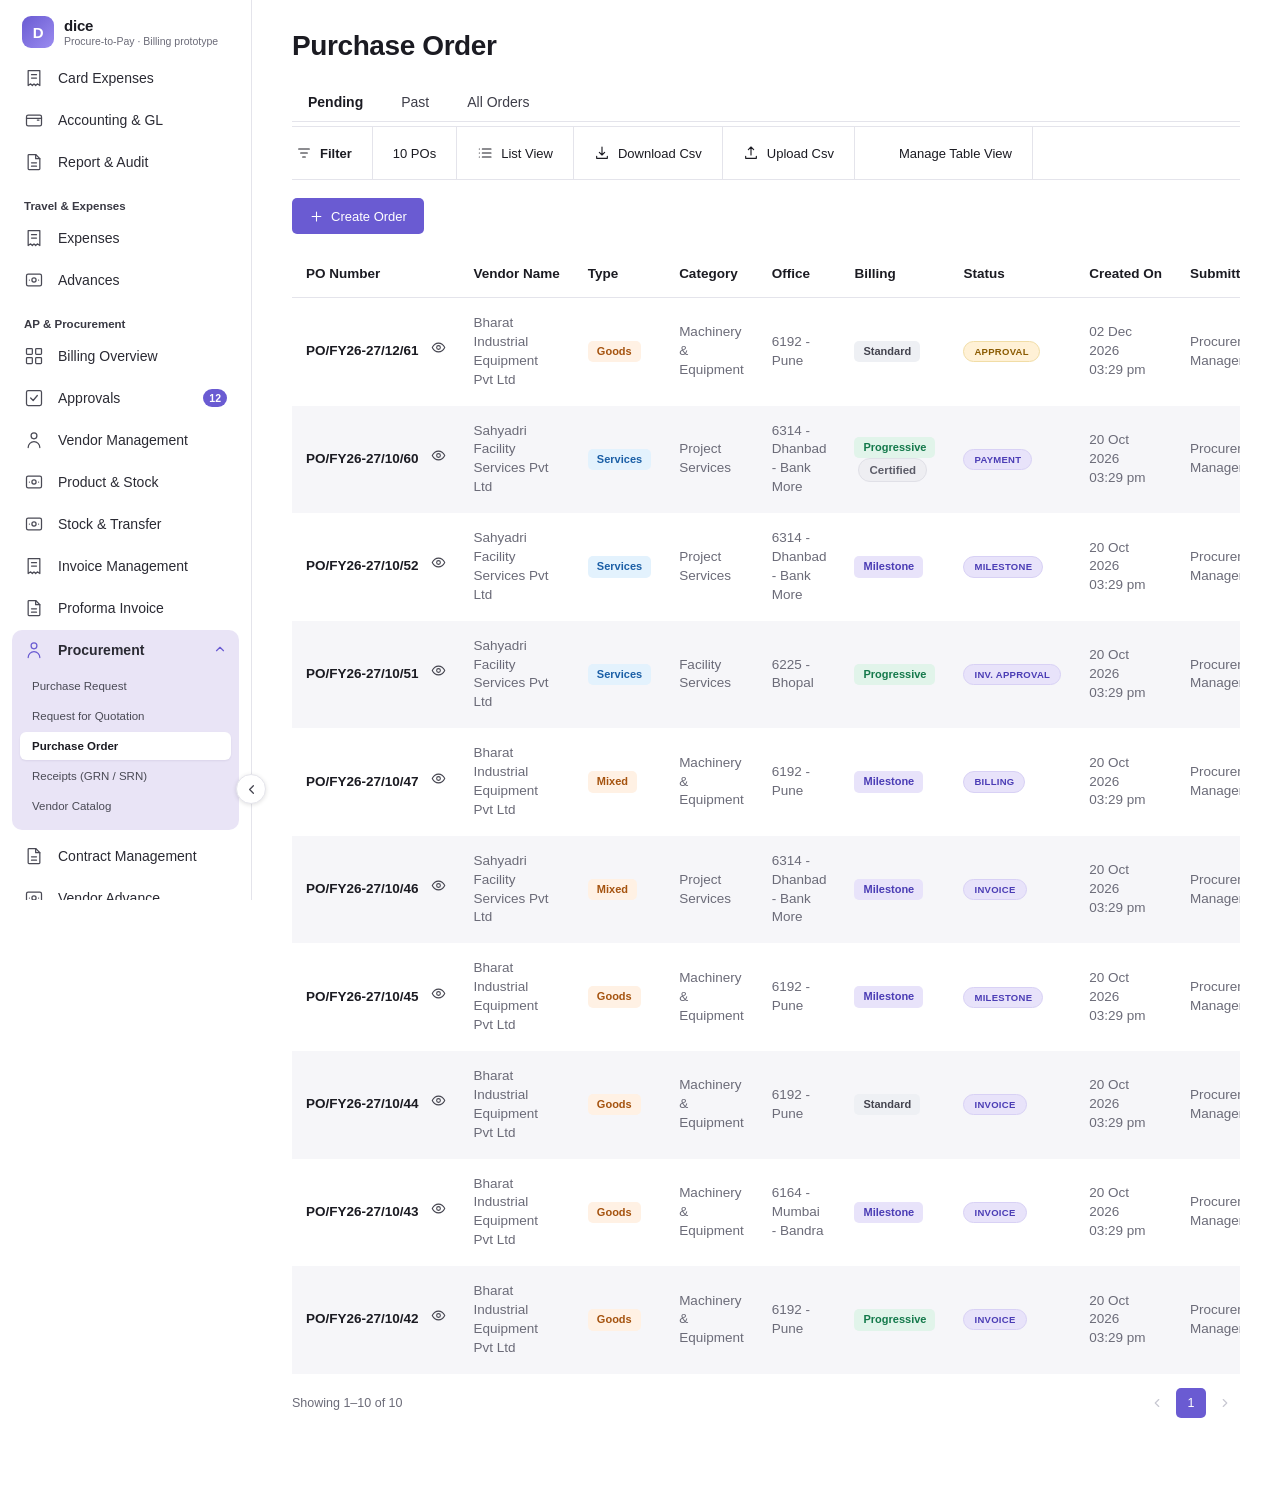
<file: billing/tests/shot.html>
<!doctype html><html><head><meta charset="utf-8"><title>shot</title><link rel="stylesheet" href="../css/base.css"><link rel="stylesheet" href="../css/app.css"></head><body>
<!-- Debug page for screenshots: shot.html?scn=default&do=<js to run after first render>#/route -->
<div class="app"><aside id="sidebar" class="sidebar"></aside><main id="main" class="main"></main></div><div id="toasts" class="toast-stack"></div>
<script src="../js/core.js"></script><script src="../js/logic.js"></script><script src="../js/advances.js"></script><script src="../js/seed.js"></script><script src="../js/ui.js"></script>
<script src="../js/screens-po.js"></script><script src="../js/screens-receipts.js"></script><script src="../js/screens-bill.js"></script><script src="../js/screens-inv.js"></script><script src="../js/screens-adv.js"></script><script src="../js/screens-dash.js"></script>
<script>
const Q = new URLSearchParams(location.search);
const errs = []; window.addEventListener('error', e => { errs.push(e.message + ' @' + (e.filename || '').split('/').pop() + ':' + e.lineno); const b = document.createElement('pre'); b.style.cssText = 'position:fixed;top:0;left:0;z-index:999;background:#fee;color:#900;padding:8px;font-size:12px;max-width:100%'; b.textContent = errs.join('\n'); document.body.appendChild(b); });
try { localStorage.clear(); } catch (e) {}
seedDb(Q.get('scn') || 'default');
window.addEventListener('hashchange', render);
if (!location.hash) location.hash = '#/pos'; else render();
const D = Q.get('do'); if (D) { try { (0, eval)(D); } catch (e) { errs.push('DO: ' + e.message); const b = document.createElement('pre'); b.style.cssText = 'position:fixed;top:0;left:0;z-index:999;background:#fee;color:#900;padding:8px'; b.textContent = errs.join('\n'); document.body.appendChild(b); } }
</script></body></html>
</file>
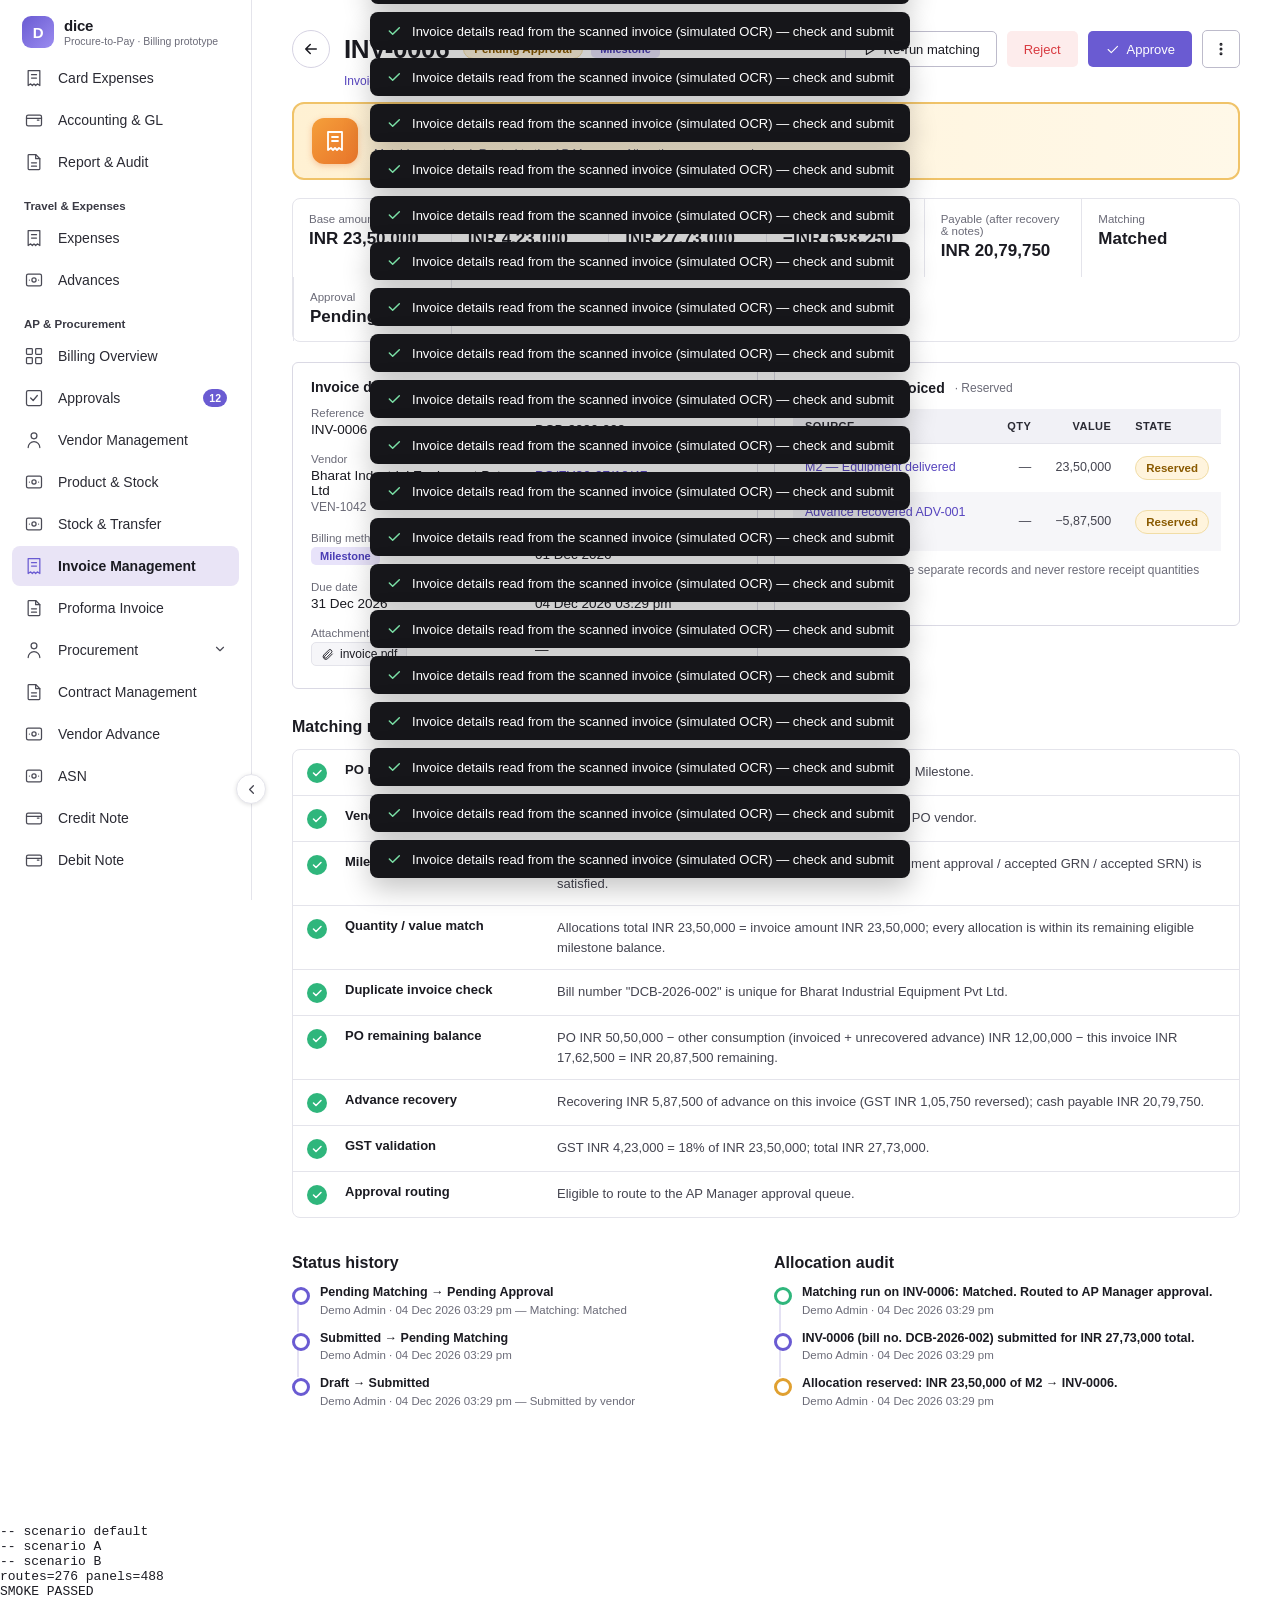
<file: billing/tests/smoke.html>
<!doctype html><html><head><meta charset="utf-8"><title>smoke</title><link rel="stylesheet" href="../css/base.css"><link rel="stylesheet" href="../css/app.css"></head><body>
<div class="app"><aside id="sidebar" class="sidebar"></aside><main id="main" class="main"></main></div><div id="toasts" class="toast-stack"></div><pre id="out">running…</pre>
<script src="../js/core.js"></script><script src="../js/logic.js"></script><script src="../js/advances.js"></script><script src="../js/seed.js"></script><script src="../js/ui.js"></script>
<script src="../js/screens-po.js"></script><script src="../js/screens-receipts.js"></script><script src="../js/screens-bill.js"></script><script src="../js/screens-inv.js"></script><script src="../js/screens-adv.js"></script><script src="../js/screens-dash.js"></script>
<script>
/* Renders every route, every PO tab, every drawer for every record and fails on any screen / panel error. */
const log = []; let routes = 0, panels = 0, bad = 0;
const fail = m => { bad++; log.push('FAIL ' + m); };
window.addEventListener('error', e => fail('ERR ' + e.message + ' @' + (e.filename || '').split('/').pop() + ':' + e.lineno));
try { localStorage.clear(); } catch (e) {}
const txt = () => document.getElementById('main').textContent + document.getElementById('sidebar').textContent;
const route = h => { routes++; location.hash = h; render(); if (document.querySelector('#main .alert.err .at')?.textContent === 'Screen error') fail('route ' + h + ': ' + document.querySelector('#main .alert.err').textContent); if (txt().includes('undefined') || txt().includes('NaN') || txt().includes('[object')) fail('route ' + h + ': contains undefined/NaN/[object]'); };
const modal = (name, fn) => { panels++; try { fn(); } catch (e) { fail('modal ' + name + ': ' + e.message); } const o = document.querySelector('.overlay'); const t = o ? o.textContent : ''; if (/undefined|NaN|\[object/.test(t)) fail('modal ' + name + ': contains undefined/NaN/[object] :: ' + (t.match(/.{30}(undefined|NaN|\[object).{20}/) || [''])[0]); document.querySelectorAll('.overlay').forEach(x => x.remove()); closePanel(); };
const panel = (name, fn) => { panels++; try { fn(); } catch (e) { fail('panel ' + name + ': ' + e.message); } if (document.querySelector('.panel .alert.err .at')?.textContent === 'Panel error') fail('panel ' + name + ': ' + document.querySelector('.panel .alert.err').textContent); const t = document.querySelector('.panel')?.textContent || ''; if (/undefined|NaN|\[object/.test(t)) fail('panel ' + name + ': contains undefined/NaN/[object] :: ' + (t.match(/.{30}(undefined|NaN|\[object).{20}/) || [''])[0]); closePanel(); };
for (const scn of ['default', 'A', 'B']) {
  seedDb(scn); log.push('-- scenario ' + scn);
  ['#/overview', '#/pos', '#/pos?tab=all', '#/pos?tab=past', '#/receipts', '#/receipts?tab=pending', '#/invoices', '#/invoices?tab=all', '#/approvals', '#/approvals?tab=receipts', '#/approvals?tab=milestones', '#/approvals?tab=claims', '#/approvals?tab=pos', '#/ap', '#/po/missing', '#/invoice/missing'].forEach(route);
  db.pos.forEach(po => {
    ['overview', 'lines', 'billing', 'receipts', 'invoices', 'advances', 'history'].forEach(t => route(`#/po/${po.id}?tab=${t}`));
    panel('po-view ' + po.number, () => ACT['po-view']({ dataset: { id: po.id } }));
    if (po.status === 'Draft') panel('po-edit ' + po.number, () => openPoPanel(po.id));
    if (po.status === 'Approved') {
      panel('inv ' + po.number, () => openInvPanel({ poId: po.id }));
      panel('amend ' + po.number, () => { ACT['po-amend']({ dataset: { id: po.id } }); document.querySelector('.overlay')?.remove(); });
      if (hasGoods(po)) panel('grn ' + po.number, () => openGrnPanel(po.id)); if (hasServices(po)) panel('srn ' + po.number, () => openSrnPanel(po.id));
      if (poCertified(po)) panel('claim-new ' + po.number, () => ACT['claim-new']({ dataset: { po: po.id } }));
    }
    msOf(po).forEach(m => { panel('ms ' + m.code + ' ' + po.number, () => openMilestonePanel(m.id)); if (po.status === 'Approved' && !msLocked(m)) modal('ms-amend ' + m.code + ' ' + po.number, () => ACT['ms-amend']({ dataset: { id: m.id } })); });
    advsOf(po).forEach(a => panel('adv ' + a.number + ' ' + po.number, () => openAdvPanel(a.id)));
    if (po.status === 'Approved' && po.billingMethod === 'Milestone') { modal('adv-request ' + po.number, () => ACT['adv-new']({ dataset: { po: po.id } })); modal('ms-add ' + po.number, () => ACT['ms-amend-add']({ dataset: { po: po.id } })); panel('inv-intake ' + po.number, () => { openInvPanel({ poId: po.id }); ACT['inv-intake'](); const h = document.querySelector('.overlay #in-sample'); if (h) h.click(); }); }
    claimsOf(po).forEach(c => panel('claim ' + c.number, () => ACT['claim-open']({ dataset: { id: c.id } })));
    grnsOf(po).forEach(g => { panel('grn ' + g.number, () => openReceiptPanel('grn', g.id)); panel('ocr ' + g.number, () => { if (po.status === 'Approved') openInvPanel({ recKind: 'grn', recId: g.id, ocr: true }); }); });
    srnsOf(po).forEach(s => panel('srn ' + s.number, () => openReceiptPanel('srn', s.id)));
  });
  db.invoices.forEach(i => { panel('inv-view ' + invRef(i), () => openInvoiceView(i.id)); ['timeline', 'settlement', 'cn', 'dn', 'po', 'holds'].forEach(t => panel('inv-view ' + invRef(i) + ' ' + t, () => { openInvoiceView(i.id); ui.f.tab = t; redrawPanel(); })); route('#/invoice/' + i.id); panel('inv-edit ' + invRef(i), () => { if (['Draft', 'Matching Failed'].includes(i.status)) openInvPanel({ invId: i.id }); }); });
  panel('po-new', () => openPoPanel(null));
  panel('po-new milestone', () => { openPoPanel(null); ACT['po-method']({ dataset: { m: 'Milestone' } }); });
  panel('po-new progressive services', () => { openPoPanel(null); ui.f.type = 'Services'; ACT['po-method']({ dataset: { m: 'Progressive' } }); ACT['po-basis']({ dataset: { b: 'Certified' } }); });
  panel('grn-new (no PO)', () => openGrnPanel('')); panel('srn-new (no PO)', () => openSrnPanel('')); panel('inv-new (no PO)', () => openInvPanel({ poId: '' }));
  panel('demo', () => ACT['demo-open']()); document.querySelector('.overlay')?.remove();
}
log.push(`routes=${routes} panels=${panels}`);
document.getElementById('out').textContent = log.join('\n') + '\n' + (bad ? `SMOKE FAILED (${bad})` : 'SMOKE PASSED');
</script></body></html>
</file>
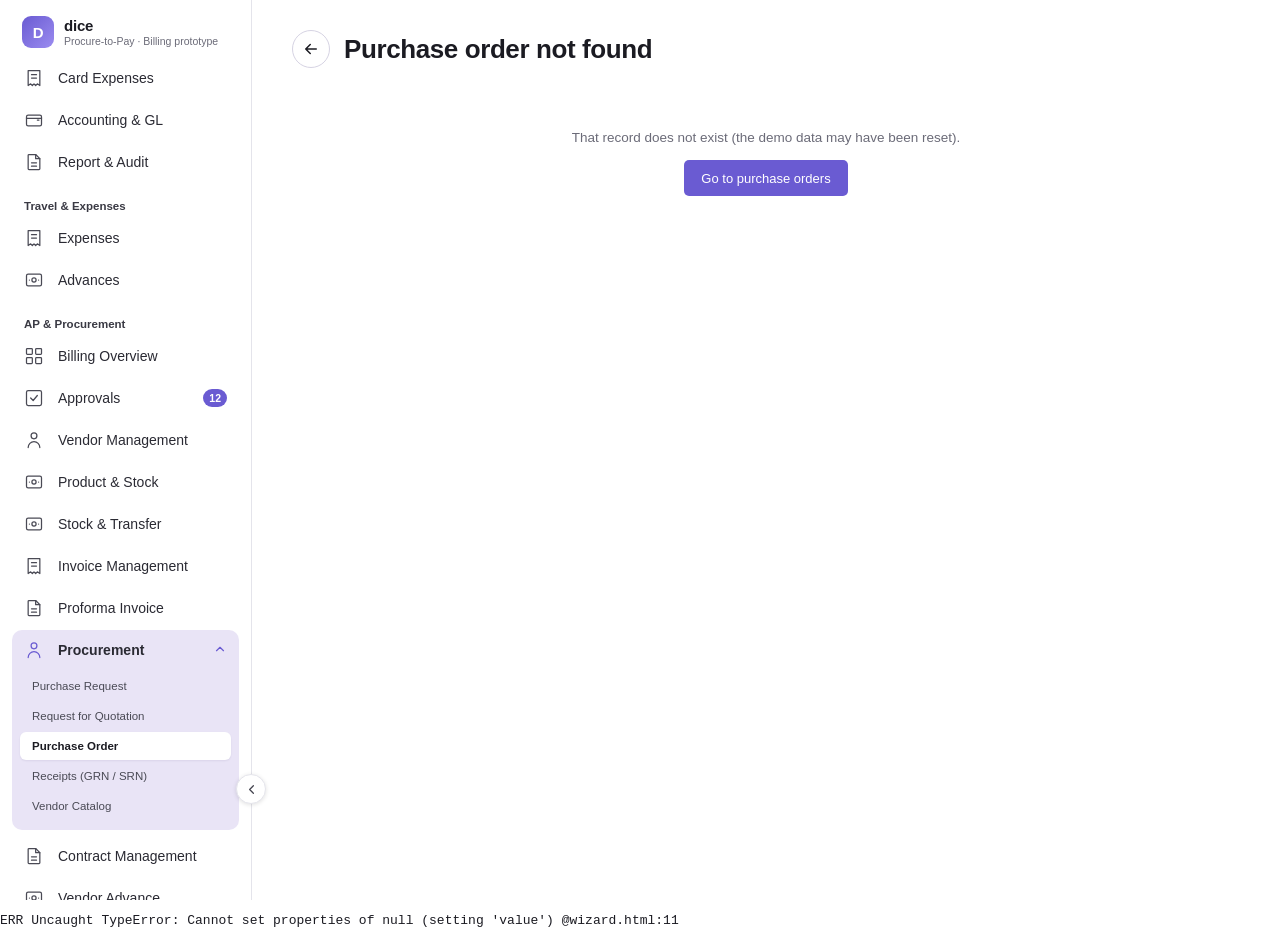
<file: billing/tests/wizard.html>
<!doctype html><html><head><meta charset="utf-8"><title>wizard</title><link rel="stylesheet" href="../css/base.css"><link rel="stylesheet" href="../css/app.css"></head><body>
<div class="app"><aside id="sidebar" class="sidebar"></aside><main id="main" class="main"></main></div><div id="toasts" class="toast-stack"></div><pre id="out">running…</pre>
<script src="../js/core.js"></script><script src="../js/logic.js"></script><script src="../js/advances.js"></script><script src="../js/seed.js"></script><script src="../js/ui.js"></script>
<script src="../js/screens-po.js"></script><script src="../js/screens-receipts.js"></script><script src="../js/screens-bill.js"></script><script src="../js/screens-inv.js"></script><script src="../js/screens-adv.js"></script><script src="../js/screens-dash.js"></script><script src="../js/boot.js"></script>
<script>
/* Real-event test of the milestone PO wizard: types into inputs, clicks buttons. */
const log = [], flush = () => { document.getElementById('out').textContent = log.join('\n'); };
const T = (n, ok, extra) => { log.push((ok ? 'PASS ' : 'FAIL ') + n + (ok ? '' : ' :: ' + (extra || ''))); flush(); };
window.addEventListener('error', e => { log.push('ERR ' + e.message + ' @' + (e.filename || '').split('/').pop() + ':' + e.lineno); flush(); });
const $q = s => document.querySelector(s), $$ = s => [...document.querySelectorAll(s)];
const type = (el, v) => { el.value = v; el.dispatchEvent(new Event('input', { bubbles: true })); el.dispatchEvent(new Event('change', { bubbles: true })); };
const click = el => { if (!el) throw new Error('click: element missing'); el.click(); };
const byText = (sel, t) => $$(sel).find(b => b.textContent.trim().includes(t));
const modal = () => document.querySelector('.overlay')?.textContent || '';
try { localStorage.clear(); } catch (e) {}
seedDb('default'); location.hash = '#/po/new'; render();
// step 1/2
type($q('[data-f="category"]'), 'Services'); T('category change rerenders', $q('[data-f="category"]').value === 'Services');
click(byText('.step', 'Line items'));
type($q('[data-f="lines.0.desc"]'), 'Wizard Test Project'); type($q('[data-f="lines.0.qty"]'), '1'); type($q('[data-f="lines.0.price"]'), '200000');
T('line net shows 200,000', $q('#ln-net-0').textContent.includes('200,000'), $q('#ln-net-0').textContent);
click(byText('.btn', 'Next')); T('on billing step', ui.f.step === 3);
click(byText('.rcard', 'Milestone Billing')); T('milestone chosen & example schedule loaded', ui.f.billingMethod === 'Milestone' && ui.f.milestones.length === 3, JSON.stringify(ui.f.milestones.length));
T('amounts computed from 200,000', $q('#ms-amt-0').textContent.includes('40,000'), $q('#ms-amt-0').textContent);
// edit percentages by typing
type($q('[data-f="milestones.0.pct"]'), '30'); T('typing keeps the input in the DOM and updates total', $q('#sch-sum').textContent.includes('Percentage schedule totals 110%') || $q('#sch-sum').textContent.includes('exceeds'), $q('#sch-sum').textContent.slice(0, 160));
type($q('[data-f="milestones.1.pct"]'), '40'); T('valid at 100%', $q('#sch-sum').textContent.includes('Schedule is valid'), $q('#sch-sum').textContent.slice(0, 200));
type($q('[data-f="milestones.0.name"]'), 'Survey & Design'); T('name edit kept', ui.f.milestones[0].name === 'Survey & Design');
click(byText('.btn', 'Add milestone')); T('added milestone row', ui.f.milestones.length === 4);
click($$('[data-act="ms-del"]').pop()); T('removed milestone row', ui.f.milestones.length === 3);
click($$('[data-act="ms-down"]')[0]); T('reorder via click', ui.f.milestones[1].name === 'Survey & Design', ui.f.milestones.map(m => m.name).join('|'));
click($$('[data-act="ms-up"]')[1]);
click(byText('.btn', 'Balance last')); T('balance last button works', Math.abs(ui.f.milestones.reduce((a,m)=>a+m.pct,0)-100)<0.001); click(byText('.btn', 'Split evenly')); T('split evenly totals 100', Math.abs(ui.f.milestones.reduce((a,m)=>a+m.pct,0)-100)<0.001, JSON.stringify(ui.f.milestones.map(m=>m.pct))); type($q('[data-f="milestones.0.pct"]'),'30'); type($q('[data-f="milestones.1.pct"]'),'40'); type($q('[data-f="milestones.2.pct"]'),'30'); click(byText('.btn', 'Finalize schedule')); T('finalize via click', ui.f.scheduleFinal === true, modal());
T('inputs locked after finalize', $q('[data-f="milestones.0.pct"]').disabled);
click(byText('.btn', 'Next')); T('review step', ui.f.step === 4);
log.push('DBG pcts=' + JSON.stringify(ui.f.milestones.map(m=>[m.name,m.pct,m.amount])) + ' mode=' + ui.f.scheduleMode + ' val=' + fVal(ui.f)); click(byText('.btn', 'Submit for Approval')); T('PO submitted & navigated', location.hash.startsWith('#/po/po') && db.pos.find(p => p.lines[0].desc === 'Wizard Test Project')?.status === 'Pending Approval', location.hash + ' ' + modal());
const po = db.pos.find(p => p.lines[0].desc === 'Wizard Test Project'); log.push('DBG po=' + JSON.stringify([po.status, po.lines.map(l=>[l.qty,l.price]), msOf(po).map(m=>[m.name,m.pct,m.amount])]));
T('3 milestones saved with amounts', po && msOf(po).length === 3 && sum(msOf(po), m => m.amount) === 200000, po && JSON.stringify(msOf(po).map(m => m.amount)));
// approve then milestone flow
click(byText('.btn', 'Approve')); submitModal = () => document.querySelector('.overlay form').requestSubmit(); submitModal();
T('PO approved, milestones pending', po.status === 'Approved' && msOf(po).every(m => m.status === 'Pending Acceptance'));
click(byText('.tab', 'Billing Schedule')); render(); T('billing tab lists milestones', $$('[data-act="ms-drawer"]').length === 3);
click($$('[data-act="ms-drawer"]')[0]); T('drawer opens', !!$q('.drawer'));
click($q('.drawer [data-act="go"]')); render(); T('open full page', location.hash.startsWith('#/milestone/'), location.hash);
type($q('[data-f="remarks"]'), 'Done'); click(byText('.btn', 'Add sample file')); T('sample evidence attached', ui.f.evidence.length === 1);
click(byText('.btn', 'Mark as Submitted for Acceptance')); T('milestone submitted', msOf(po)[0].status === 'Submitted for Acceptance', modal());
click(byText('.btn', 'Approve Milestone')); submitModal(); T('milestone approved (SRN gate due to Services category)', msOf(po)[0].status === 'Approved');
T('milestone page shows SRN blocking', document.getElementById('main').textContent.includes('Required — not linked') || document.getElementById('main').textContent.includes('none linked'), '');
// auto-finalize on submit + method preselect
location.hash = '#/po/new?method=Milestone'; render(); T('method param preselects milestone & example schedule', ui.f.billingMethod === 'Milestone' && ui.f.milestones.length === 3);
type($q('[data-f="category"]'), 'Goods'); ui.f.lines[0].desc = 'Auto Final Test'; ui.f.lines[0].price = 1000; ui.f.lines[0].qty = 100; ui.f.step = 4; render();
click(byText('.btn', 'Submit for Approval')); const po2 = db.pos.find(p => p.lines[0].desc === 'Auto Final Test'); T('submit without clicking Finalize auto-finalizes', po2 && po2.status === 'Pending Approval' && po2.scheduleStatus === 'Final', modal());
log.push(log.some(l => !/^(PASS|DBG)/.test(l)) ? 'SOME FAILED' : 'ALL WIZARD FLOWS PASSED'); flush();
</script></body></html>
</file>
<file: billing/css/base.css>
﻿/* base.css — tokens, reset, app shell (sidebar + page) — modelled on the DICE corporate portal */
:root{
  --primary:#6A5BD2; --primary-600:#5846C0; --primary-50:#F1EEFC; --primary-100:#E3DEF8;
  --lilac:#E9E4F6; --lilac-2:#F4F1FB;
  --text:#1B1B22; --text-2:#44444F; --muted:#6B6B78; --faint:#9A9AA7;
  --border:#E4E4EB; --border-2:#D6D3E3; --row-alt:#F6F6F9; --bg:#FFFFFF; --page:#FFFFFF;
  --danger:#D93A40; --danger-bg:#FDECEC; --success:#1F9D63; --success-bg:#E5F6EE; --warn:#A8690B; --warn-bg:#FFF4DD; --info:#2F66DD; --info-bg:#E9F0FE;
  --dark:#16161A; --radius:6px;
}
*{box-sizing:border-box}
html,body{margin:0;height:100%}
body{font-family:Inter,-apple-system,BlinkMacSystemFont,"Segoe UI",Roboto,sans-serif;font-size:13px;color:var(--text);background:var(--bg);-webkit-font-smoothing:antialiased}
button{font-family:inherit;cursor:pointer}
input,select,textarea{font-family:inherit;font-size:13px;color:var(--text)}
a{color:inherit;text-decoration:none}
h1,h2,h3,h4{margin:0}

/* ---------- shell ---------- */
.app{display:flex;min-height:100vh}
.sidebar{width:244px;flex:none;border-right:1px solid var(--border);background:#fff;position:sticky;top:0;height:100vh;overflow-y:auto;padding:16px 12px 28px;display:flex;flex-direction:column}
.sidebar::-webkit-scrollbar{width:5px}.sidebar::-webkit-scrollbar-thumb{background:#d8d8e0;border-radius:4px}
.brand{display:flex;align-items:center;gap:10px;padding:2px 8px 14px}
.brand-logo{width:32px;height:32px;border-radius:9px;background:linear-gradient(135deg,#6A5BD2,#9B8CF0);display:grid;place-items:center;color:#fff;font-weight:800;font-size:15px;letter-spacing:-.5px}
.brand-name{font-weight:700;font-size:15px;letter-spacing:-.2px}
.brand-sub{font-size:10.5px;color:var(--muted);margin-top:1px}
.nav-section{font-size:11.5px;font-weight:700;color:#34343E;padding:16px 10px 6px}
.nav-item{display:flex;align-items:center;gap:12px;padding:10px 10px;border-radius:8px;color:#2A2A33;font-size:13.5px;font-weight:500;cursor:pointer;user-select:none;margin-bottom:2px}
.nav-item svg{flex:none;color:#4A4A55}
.nav-item:hover{background:var(--row-alt)}
.nav-item .chev{margin-left:auto}
.nav-item .nbadge{margin-left:auto;min-width:20px;height:18px;border-radius:9px;background:var(--primary);color:#fff;font-size:10.5px;font-weight:700;display:grid;place-items:center;padding:0 6px}
.nav-item.active{background:var(--lilac);color:var(--text);font-weight:600}
.nav-item.active svg{color:var(--primary)}
.nav-group.open{background:var(--lilac);border-radius:10px;padding-bottom:8px;margin-bottom:6px}
.nav-group.open>.nav-item{font-weight:600}
.nav-group.open>.nav-item svg{color:var(--primary)}
.nav-sub{padding:0 8px}
.nav-sub .nav-item{font-size:12.5px;font-weight:500;padding:9px 12px;color:#4A4A55;border-radius:6px}
.nav-sub .nav-item:hover{background:rgba(255,255,255,.55)}
.nav-sub .nav-item.active{background:#fff;color:var(--text);font-weight:600;box-shadow:0 1px 2px rgba(40,30,90,.08)}
.demo-box{margin-top:auto;padding:14px 4px 0;border-top:1px dashed var(--border-2)}
.demo-box label{display:block;font-size:10px;font-weight:700;letter-spacing:.06em;text-transform:uppercase;color:var(--muted);margin:0 6px 5px}
.demo-box select{width:100%;border:1px solid var(--border-2);border-radius:6px;background:#fff;height:32px;font-size:12px;padding:0 8px}
.demo-box .nav-item{font-size:12.5px;margin-top:8px;color:var(--muted)}
.demo-note{margin:6px 8px 0;font-size:10.5px;color:var(--faint);line-height:1.5}
.main{flex:1;min-width:0;display:flex;flex-direction:column;background:#fff}
.page{padding:28px 36px 90px;max-width:1640px;width:100%}
.page-title{font-size:27px;font-weight:700;letter-spacing:-.4px}
.toast-stack{position:fixed;bottom:22px;left:50%;transform:translateX(-50%);z-index:200;display:flex;flex-direction:column;gap:8px;align-items:center}
@media (max-width:1100px){.sidebar{width:208px}.page{padding:22px 20px 80px}}
</file>
<file: billing/css/app.css>
/* app.css — components. Visual language follows the DICE corporate portal (lilac sidebar group, purple primary,
   underlined tabs, alternating-row tables, mint stage card, right-hand drawers). */

/* ---------- page header ---------- */
.ph{display:flex;align-items:center;gap:14px;flex-wrap:wrap;margin-bottom:6px}
.ph .back{width:38px;height:38px;border-radius:50%;border:1px solid var(--border-2);background:#fff;display:grid;place-items:center;color:var(--text);flex:none}
.ph .back:hover{border-color:var(--primary);color:var(--primary)}
.ph h1{font-size:26px;font-weight:700;letter-spacing:-.4px}
.ph .tags{display:flex;gap:8px;align-items:center}
.ph .right{margin-left:auto;display:flex;gap:10px;align-items:center;flex-wrap:wrap}
.crumb{font-size:12px;color:var(--muted);margin:0 0 0 52px}
.crumb a{color:var(--primary-600)}

/* ---------- tabs + toolbar ---------- */
.tabs{display:flex;gap:6px;margin-top:20px;border-bottom:1px solid var(--border);overflow-x:auto;scrollbar-width:none}
.tabs::-webkit-scrollbar{display:none}
.tab{padding:12px 16px;font-size:14px;font-weight:500;color:#3E3E49;border:none;background:none;border-bottom:2.5px solid transparent;margin-bottom:-1px;white-space:nowrap;display:flex;align-items:center;gap:7px}
.tab:hover{color:var(--primary)}
.tab.active{color:var(--text);font-weight:600;border-bottom-color:var(--primary)}
.tab .n{font-size:11px;font-weight:600;background:var(--row-alt);border:1px solid var(--border);color:var(--muted);border-radius:10px;padding:0 7px;line-height:17px}
.tab.active .n{background:var(--primary-50);border-color:var(--primary-100);color:var(--primary-600)}
.toolbar{display:flex;align-items:center;gap:0;border-bottom:1px solid var(--border);min-height:52px;flex-wrap:wrap}
.toolbar .tool{display:flex;align-items:center;gap:8px;padding:0 20px;height:52px;font-size:13px;font-weight:500;color:var(--text);border-right:1px solid var(--border);background:none;border-top:none;border-bottom:none;border-left:none}
.toolbar .tool:first-child{padding-left:4px}
.toolbar .tool.count{font-weight:500;color:var(--text-2)}
.toolbar .search{position:relative;padding:0 16px}
.toolbar .search svg{position:absolute;left:28px;top:18px;color:var(--muted)}
.toolbar .search input{border:1px solid var(--border-2);border-radius:6px;height:34px;padding:0 12px 0 34px;width:250px;outline:none;font-size:13px}
.toolbar .search input:focus{border-color:var(--primary);box-shadow:0 0 0 3px rgba(106,91,210,.12)}
.toolbar select{max-width:200px;border:none;background:transparent;font-size:13px;font-weight:500;height:50px;padding-right:6px;cursor:pointer;outline:none;color:var(--text)}
.toolbar .tool:hover{color:var(--primary)}
.toolbar .spacer{flex:1}
.fchip{display:inline-flex;align-items:center;gap:6px;background:var(--primary-50);border:1px solid var(--primary-100);color:var(--primary-600);border-radius:14px;font-size:11.5px;padding:3px 6px 3px 11px;margin-left:8px}
.fchip button{border:none;background:none;color:inherit;display:grid;place-items:center;padding:2px;border-radius:50%}
.fchip button:hover{background:var(--primary-100)}
.subbar{display:flex;align-items:center;gap:12px;margin:18px 0 16px;flex-wrap:wrap}
.spacer{flex:1}

/* ---------- buttons ---------- */
.btn{display:inline-flex;align-items:center;justify-content:center;gap:7px;height:38px;padding:0 18px;border-radius:5px;font-size:13.5px;font-weight:500;border:1px solid transparent;white-space:nowrap;transition:background .15s,border-color .15s,color .15s,box-shadow .15s;line-height:1}
.btn svg{flex:none}
.btn-primary{background:var(--primary);color:#fff}
.btn-primary:hover{background:var(--primary-600);box-shadow:0 2px 8px rgba(106,91,210,.28)}
.btn-outline{background:#fff;border-color:#BDBBCB;color:var(--text)}
.btn-outline:hover{border-color:var(--primary);color:var(--primary)}
.btn-dark{background:#fff;border:1.5px solid var(--dark);color:var(--dark);font-weight:600}
.btn-dark:hover{background:var(--dark);color:#fff}
.btn-danger{background:var(--danger-bg);color:var(--danger)}
.btn-danger:hover{background:#F9D2D3}
.btn-success{background:var(--success);color:#fff}
.btn-ghost{background:transparent;color:var(--text-2)}
.btn-ghost:hover{background:var(--row-alt)}
.btn-green{background:#E3F5EA;color:#157347;border-color:#BFE6CE}
.btn-green:hover{background:#D2EEDC}
.btn-sm{height:32px;padding:0 13px;font-size:12.5px}
.btn-xs{height:28px;padding:0 11px;font-size:12px;border-radius:4px}
.btn:disabled,.btn:disabled:hover{background:#F2F2F5;color:#A6A6B2;border-color:transparent;cursor:not-allowed;box-shadow:none}
.btn-view{height:32px;padding:0 14px;font-size:12px;border:1px solid #1B1B22;background:#fff;color:#1B1B22;border-radius:4px;display:inline-flex;gap:6px;align-items:center;font-weight:500}
.btn-view:hover{background:var(--dark);color:#fff}
.icon-btn{width:30px;height:30px;border-radius:5px;border:none;background:transparent;display:grid;place-items:center;color:var(--text-2)}
.icon-btn:hover{background:var(--primary-50);color:var(--primary)}
.icon-btn.danger:hover{background:var(--danger-bg);color:var(--danger)}
.icon-btn:disabled{opacity:.35;cursor:default}

/* ---------- tables ---------- */
.tbl-wrap{overflow-x:auto}
table.tbl{width:100%;border-collapse:collapse}
.tbl th{text-align:left;font-size:13.5px;font-weight:600;color:var(--text);padding:16px 14px;white-space:nowrap;border-bottom:1px solid var(--border)}
.tbl td{padding:14px;font-size:13.5px;color:var(--text-2);vertical-align:middle;line-height:1.4}
.tbl tbody tr:nth-child(odd) td{background:#fff}
.tbl tbody tr:nth-child(even) td{background:var(--row-alt)}
.tbl tbody tr.click{cursor:pointer}
.tbl tbody tr:hover td{background:#F1EFFB}
.tbl .right,.tbl .num{text-align:right}
.tbl .num{font-variant-numeric:tabular-nums;white-space:nowrap}
.tbl td.strong,.tbl .strong{color:var(--text);font-weight:600}
.tbl td.id{white-space:nowrap}
.tbl td .sub{font-size:11.5px;color:var(--muted);margin-top:2px}
.tbl tr.dim td{color:var(--faint)}
.tbl tr.sel td{background:var(--primary-50)!important}
.tbl tr.total td{font-weight:700;color:var(--text);background:#fff!important;border-top:1.5px solid var(--border)}
.tbl td.empty{text-align:center;color:var(--muted);padding:46px 0;background:#fff!important}
.tbl td.act{text-align:right;white-space:nowrap}
.tbl.sm th{font-size:11px;text-transform:uppercase;letter-spacing:.04em;font-weight:700;background:#F1F1F6;padding:11px 12px;color:#2A2A33}
.tbl.sm td{font-size:12.5px;padding:12px}
.tbl .eye{color:var(--muted);margin-left:8px;vertical-align:-3px}
.pager{display:flex;align-items:center;justify-content:space-between;margin-top:14px;font-size:12.5px;color:var(--muted)}
.pager .pages{display:flex;gap:4px;align-items:center}
.pager button{min-width:30px;height:30px;border:1px solid transparent;background:none;font-size:12.5px;color:var(--text);border-radius:5px;padding:0 6px;display:grid;place-items:center}
.pager button:hover:not(:disabled){background:var(--row-alt)}
.pager button.active{background:var(--primary);color:#fff}
.pager button:disabled{color:#C8C8D2;cursor:default}

/* ---------- pills / badges ---------- */
.pill{display:inline-flex;align-items:center;font-size:10px;font-weight:800;letter-spacing:.03em;padding:4px 11px;border-radius:12px;background:#E8E3FA;color:#4B3DB5;border:1px solid #D8D1F5;white-space:nowrap;text-transform:uppercase}
.pill.green{background:#E1F4EA;color:#12794B;border-color:#BFE6CE}
.pill.amber{background:#FFF1D6;color:#8A5A00;border-color:#F1DDA6}
.pill.red{background:#FDE7E8;color:#B3262C;border-color:#F6CFD0}
.pill.gray{background:#EEEEF2;color:#5C5C68;border-color:#E0E0E7}
.pill.blue{background:#E6EEFE;color:#2655C9;border-color:#CCDBFB}
.badge-s{display:inline-flex;align-items:center;font-size:11.5px;font-weight:600;padding:3px 10px;border-radius:12px;white-space:nowrap;border:1px solid transparent}
.s-green{background:var(--success-bg);color:#14794B;border-color:#BFE6CE}
.s-amber{background:var(--warn-bg);color:#8A5A00;border-color:#F1DDA6}
.s-red{background:var(--danger-bg);color:#B3262C;border-color:#F6CFD0}
.s-gray{background:#EEEEF2;color:#5C5C68;border-color:#E0E0E7}
.s-blue{background:var(--info-bg);color:#2655C9;border-color:#CCDBFB}
.s-purple{background:var(--primary-50);color:var(--primary-600);border-color:var(--primary-100)}
.m-badge{display:inline-flex;align-items:center;font-size:11.5px;font-weight:600;padding:3px 10px;border-radius:5px}
.m-standard{background:#EEF0F4;color:#44444F}
.m-progressive{background:#E1F4EA;color:#14794B}
.m-milestone{background:#E8E3FA;color:#4B3DB5}
.t-badge{display:inline-flex;align-items:center;font-size:11.5px;font-weight:600;padding:3px 10px;border-radius:5px;background:#FFF1E4;color:#A5530F}
.t-services{background:#E3F2FD;color:#1B5FA6}
.dim-note{color:var(--faint);font-size:12px}
.ok-t{color:var(--success)}.bad-t{color:var(--danger)}.warn-t{color:var(--warn)}.muted{color:var(--muted)}
.hint{font-size:12px;color:var(--muted);line-height:1.5}
.link{background:none;border:none;padding:0;font:inherit;color:var(--primary-600);cursor:pointer;font-weight:500;text-decoration:none}
.link:hover{text-decoration:underline}
.strong{font-weight:600}
.nowrap{white-space:nowrap}
.row{display:flex;align-items:center;gap:10px;flex-wrap:wrap}

/* ---------- cards / stats ---------- */
.card{border:1px solid var(--border);border-radius:8px;background:#fff;padding:18px 20px}
.card.flat{background:#fff}
.card.tint{background:var(--lilac-2);border-color:var(--primary-100)}
.card-t{font-size:14px;font-weight:700;margin:0 0 12px;display:flex;align-items:center;gap:10px}
.card-t .spacer{flex:1}
.cards-3{display:grid;grid-template-columns:repeat(3,minmax(0,1fr));gap:16px}
.cards-2{display:grid;grid-template-columns:repeat(2,minmax(0,1fr));gap:16px}
.stat-row{display:grid;grid-template-columns:repeat(4,minmax(0,1fr));gap:14px}
.stat{border-radius:7px;padding:16px 18px;min-height:78px;display:flex;flex-direction:column;justify-content:center}
.stat b{font-size:19px;font-weight:700;letter-spacing:-.2px}
.stat span{font-size:12.5px;color:var(--text-2);margin-top:3px}
.stat.green{background:#CFE8D8}.stat.peach{background:#F5E6D5}.stat.pink{background:#FCE2E8}.stat.gray{background:#E1E4EA}.stat.lilac{background:#E3DEF8}.stat.sky{background:#D8EAF7}
.kvg{display:grid;grid-template-columns:repeat(3,minmax(0,1fr));gap:16px 20px}
.kvg.c2{grid-template-columns:repeat(2,minmax(0,1fr))}
.kvg .k{font-size:11.5px;color:var(--muted);margin-bottom:3px}
.kvg .v{font-size:13.5px;font-weight:500;word-break:break-word}
.meta-row{display:flex;gap:56px;margin:22px 0 4px;flex-wrap:wrap}
.meta-row .k{font-size:11.5px;color:var(--muted);margin-bottom:4px}
.meta-row .v{font-size:14px;font-weight:600}
.dl{display:grid;grid-template-columns:auto 1fr;gap:6px 14px;font-size:13px}
.dl .k{color:var(--muted)}
.strip{display:grid;grid-template-columns:repeat(auto-fit,minmax(150px,1fr));border:1px solid var(--border);border-radius:8px;background:#fff}
.strip>div{padding:14px 16px;min-width:0}
.strip>div+div{border-left:1px solid var(--border)}
.strip .k{font-size:11.5px;color:var(--muted)}
.strip .v{font-size:17px;font-weight:700;margin-top:4px;font-variant-numeric:tabular-nums;white-space:nowrap}
.strip .s{font-size:11px;color:var(--muted);margin-top:2px}
.strip .hl{background:var(--lilac-2)}
.sec{font-size:16px;font-weight:700;margin:28px 0 12px;display:flex;align-items:center;gap:12px}
.sec .sub{font-size:12.5px;font-weight:400;color:var(--muted)}
.edit-chip{font-size:11px;border:1px solid var(--border-2);border-radius:4px;background:#fff;padding:2px 10px;color:var(--muted)}

/* ---------- stage card (DICE "Goods Receipt Pending" banner) ---------- */
.stage{display:flex;align-items:center;gap:16px;padding:14px 18px;border-radius:12px;border:2px solid #5CCB9C;background:linear-gradient(90deg,#DCF4E8 0%,#E8F8F0 55%,#F5FBF8 100%);margin-top:16px;flex-wrap:wrap}
.stage.amber{border-color:#F0C369;background:linear-gradient(90deg,#FFF1D3,#FFF8E8)}
.stage.gray{border-color:#C9C9D6;background:linear-gradient(90deg,#EEEEF3,#F7F7FA)}
.stage.red{border-color:#EE9A9D;background:linear-gradient(90deg,#FCE3E4,#FDF1F1)}
.stage .ico{width:46px;height:46px;border-radius:12px;background:linear-gradient(135deg,#F59F3A,#E8742A);display:grid;place-items:center;color:#fff;flex:none;box-shadow:0 2px 6px rgba(232,116,42,.35)}
.stage .t{font-size:19px;font-weight:700;letter-spacing:-.2px}
.stage .chips{display:flex;gap:8px;margin-top:6px;flex-wrap:wrap}
.stage .chip{font-size:11px;font-weight:600;background:#fff;border:1px solid rgba(0,0,0,.08);border-radius:6px;padding:3px 10px;color:var(--text-2)}
.stage .grow{flex:1;min-width:200px}
.dots{display:flex;gap:6px;align-items:center}
.dots i{width:14px;height:14px;border-radius:50%;background:#fff;border:2px solid #B9E4CF;display:grid;place-items:center}
.dots i.on{background:#2FB67C;border-color:#2FB67C}
.dots i.cur{border-color:#2FB67C;background:#fff}
.dots i svg{color:#fff}
.stage .pct{font-size:12px;font-weight:700;color:#14794B;border:2px solid #5CCB9C;border-radius:50%;width:42px;height:42px;display:grid;place-items:center;background:#fff}
.live{font-size:11px;font-weight:700;background:#17B26A;color:#fff;border-radius:14px;padding:4px 12px;display:inline-flex;align-items:center;gap:6px}
.live::before{content:"";width:7px;height:7px;border-radius:50%;background:#fff}

/* ---------- forms ---------- */
.field{margin-bottom:18px}
.field>label{display:block;font-size:11px;font-weight:600;letter-spacing:.04em;color:var(--muted);text-transform:uppercase;margin-bottom:6px}
.field>label .req{color:var(--danger)}
.input{width:100%;height:44px;padding:0 14px;background:#fff;border:1px solid var(--border-2);border-radius:4px;outline:none;font-size:14px}
.input::placeholder{color:#8F8F9C}
.input:focus{border-color:var(--primary);box-shadow:0 0 0 3px rgba(106,91,210,.13)}
select.input{appearance:none;background-color:#ECE9F5;background-image:url("data:image/svg+xml,%3Csvg xmlns='http://www.w3.org/2000/svg' width='14' height='14' viewBox='0 0 24 24' fill='none' stroke='%23222' stroke-width='2.2'%3E%3Cpath d='m6 9 6 6 6-6'/%3E%3C/svg%3E");background-repeat:no-repeat;background-position:right 14px center;padding-right:38px;cursor:pointer}
select.input:focus{background-color:#fff}
select.input.plain{background-color:#fff}
textarea.input{height:auto;padding:11px 14px;resize:vertical;line-height:1.5}
.input.sm{height:36px;font-size:13px;padding:0 10px}
select.input.sm{padding-right:30px;background-position:right 10px center}
.input.num{text-align:right}
.input:disabled{background:#F4F4F7;color:#8F8F9C;cursor:not-allowed}
.ro{min-height:44px;display:flex;align-items:center;padding:0 14px;background:#F6F6F9;border:1px solid var(--border);border-radius:4px;font-size:14px;color:var(--text-2)}
.fhint{font-size:12px;color:var(--muted);margin-top:5px;line-height:1.45}
.fgrid{display:grid;grid-template-columns:repeat(2,minmax(0,1fr));gap:0 18px}
.fgrid .span2{grid-column:1/-1}
.check-row{display:flex;align-items:center;gap:9px;font-size:13px;cursor:pointer}
.check-row input{accent-color:var(--primary);width:16px;height:16px;margin:0}
.field>label.check-row{text-transform:none;letter-spacing:0;font-size:13px;color:var(--text);font-weight:500}
.seg-cards{display:grid;grid-template-columns:repeat(3,minmax(0,1fr));gap:10px}
.opt{border:1.5px solid var(--border-2);border-radius:8px;padding:12px 14px;background:#fff;text-align:left;font:inherit;color:inherit;display:flex;flex-direction:column;gap:4px}
.opt:hover{border-color:var(--primary)}
.opt.on{border-color:var(--primary);background:var(--primary-50);box-shadow:0 0 0 1px var(--primary)}
.opt .t{font-weight:700;font-size:13.5px;display:flex;align-items:center;gap:8px}
.opt .t .dot{width:14px;height:14px;border-radius:50%;border:2px solid #B9B9C6;flex:none}
.opt.on .t .dot{border-color:var(--primary);background:radial-gradient(var(--primary) 45%,#fff 50%)}
.opt .d{font-size:12px;color:var(--muted);line-height:1.45}
.opt:disabled{opacity:.5;cursor:not-allowed}
.attach{display:inline-flex;align-items:center;gap:6px;font-size:12px;border:1px solid var(--border);border-radius:5px;padding:4px 9px;background:var(--row-alt);margin:0 6px 6px 0}
.attach button{border:none;background:none;color:var(--muted);padding:0;display:grid;place-items:center}
.attach button:hover{color:var(--danger)}
.dash-add{width:54px;height:54px;border:1.5px dashed #8B7FD8;background:#EEEAFB;border-radius:8px;display:inline-grid;place-items:center;color:#5B4BC4;cursor:pointer}
.dash-add:hover{background:#E3DEF8}
.dash-wrap{display:flex;align-items:center;gap:12px;flex-wrap:wrap}

/* line items + milestone editors */
.li-head,.li-row{display:grid;grid-template-columns:minmax(0,1fr) 74px 92px 108px 100px 32px;gap:8px;align-items:center}
.li-head{font-size:11px;font-weight:700;letter-spacing:.04em;text-transform:uppercase;color:var(--muted);padding:0 0 6px}
.li-row{margin-bottom:8px}
.li-total{display:flex;justify-content:flex-end;gap:28px;padding:12px 4px 0;font-size:13px;color:var(--text-2);border-top:1px solid var(--border);margin-top:6px;flex-wrap:wrap}
.li-total b{color:var(--text);font-size:14px}
.ms-edit{border:1px solid var(--border);border-radius:8px;padding:12px;margin-bottom:10px;background:#fff}
.ms-edit .r1{display:grid;grid-template-columns:38px minmax(0,1fr) 78px 118px 32px;gap:8px;align-items:center}
.ms-edit .r2{display:flex;gap:16px;align-items:center;margin:10px 0 0 46px;flex-wrap:wrap}
.ms-chip{height:30px;min-width:34px;border-radius:7px;color:#fff;font-weight:700;font-size:12px;display:grid;place-items:center}
.ms-amt{text-align:right;font-weight:700;font-size:13px;font-variant-numeric:tabular-nums}
.ms-amt span{display:block;font-size:11px;color:var(--muted);font-weight:400}
.alloc-bar{display:flex;height:22px;border-radius:6px;overflow:hidden;background:#ECECF2;border:1px solid var(--border);margin:4px 0 6px}
.alloc-bar span{display:flex;align-items:center;justify-content:center;color:#fff;font-size:11px;font-weight:700;white-space:nowrap;overflow:hidden}
.alloc-bar.over{outline:2px solid var(--danger)}
.alloc-meta{display:flex;justify-content:space-between;font-size:12px;color:var(--muted);margin-bottom:12px}

/* ---------- alerts ---------- */
.alert{display:flex;gap:11px;align-items:flex-start;padding:12px 14px;border-radius:7px;font-size:13px;line-height:1.5;margin:12px 0;border:1px solid}
.alert svg{flex:none;margin-top:2px}
.alert.err{background:var(--danger-bg);border-color:#F6CFD0;color:#9B2226}
.alert.warn{background:var(--warn-bg);border-color:#F1DDA6;color:#7A5300}
.alert.ok{background:var(--success-bg);border-color:#BFE6CE;color:#14663F}
.alert.info{background:var(--info-bg);border-color:#CCDBFB;color:#1E4FC2}
.alert ul{margin:3px 0 0;padding-left:18px}
.alert .at{font-weight:700}
.note{display:flex;gap:12px;align-items:flex-start;padding:12px 16px;border-radius:8px;border:1px solid var(--border);background:var(--lilac-2);font-size:13px;line-height:1.55;margin:16px 0}
.note .ic{width:28px;height:28px;border-radius:7px;display:grid;place-items:center;color:#fff;background:var(--primary);flex:none}
.note.green{background:#F1F9F5;border-color:#CBE8D6}.note.green .ic{background:#2FA06B}
.note.gray{background:var(--row-alt)}.note.gray .ic{background:#8A8A97}

/* ---------- timeline ---------- */
.tl{list-style:none;margin:0;padding:0}
.tl li{position:relative;padding:0 0 14px 28px;font-size:12.5px}
.tl li::before{content:"";position:absolute;left:5px;top:16px;bottom:-2px;width:2px;background:#E4E1F3}
.tl li:last-child::before{display:none}
.tl li::after{content:"";position:absolute;left:0;top:3px;width:12px;height:12px;border-radius:50%;background:#fff;border:3px solid var(--primary)}
.tl li.ok::after{border-color:#2FB67C}.tl li.bad::after{border-color:var(--danger)}.tl li.amber::after{border-color:#E0A030}
.tl .tt{font-weight:600;color:var(--text);line-height:1.4}
.tl .tm{font-size:11.5px;color:var(--muted);margin-top:2px}
.timeline-card{border:1px solid var(--border);border-radius:10px;padding:16px 18px;background:#fff}

/* ---------- checks ---------- */
.checks{border:1px solid var(--border);border-radius:8px;background:#fff;overflow:hidden}
.check{display:grid;grid-template-columns:26px 200px 1fr;gap:12px;padding:12px 14px;border-bottom:1px solid var(--border);font-size:13px;align-items:start}
.check:last-child{border-bottom:none}
.check .ci{width:20px;height:20px;border-radius:50%;display:grid;place-items:center;color:#fff;margin-top:1px}
.check.pass .ci{background:#2FB67C}.check.warn .ci{background:#E0A030}.check.fail .ci{background:var(--danger)}.check.info .ci{background:#8A8A97}
.check .cl{font-weight:600}
.check .cd{color:var(--text-2);line-height:1.5}
.check.fail{background:#FEF8F8}.check.warn{background:#FFFCF4}

/* ---------- list rows inside panels (receipt / milestone pickers) ---------- */
.pick{border:1px solid var(--border);border-radius:8px;padding:12px 14px;margin-bottom:10px;background:#fff}
.pick.on{border-color:var(--primary);background:var(--primary-50)}
.pick.off{background:var(--row-alt)}
.pick .top{display:flex;gap:12px;align-items:flex-start}
.pick .top input[type=checkbox]{accent-color:var(--primary);width:17px;height:17px;margin-top:2px}
.pick .nm{font-weight:600;font-size:13.5px}
.pick .sm{font-size:12px;color:var(--muted);margin-top:2px;line-height:1.45}
.pick .amt{margin-left:auto;text-align:right;font-weight:700;font-variant-numeric:tabular-nums;white-space:nowrap}
.pick .why{font-size:12px;color:var(--danger);margin-top:6px}
.pick .inp{display:flex;align-items:center;gap:8px;margin:10px 0 0 29px}
.pick .inp .input{width:130px}
.sumbox{border:1px solid var(--border);border-radius:8px;background:var(--row-alt);padding:12px 16px}
.sumbox .r{display:flex;justify-content:space-between;gap:20px;font-size:13px;padding:4px 0}
.sumbox .r.g{font-weight:700;font-size:15px;border-top:1px solid var(--border-2);margin-top:6px;padding-top:9px}

/* ---------- panel (right drawer) ---------- */
.drawer-ov{position:fixed;inset:0;background:rgba(20,18,40,.38);z-index:70;animation:fade .15s}
.panel{position:fixed;top:0;right:0;bottom:0;width:720px;max-width:100vw;background:#fff;z-index:71;box-shadow:-12px 0 36px rgba(20,18,40,.16);display:flex;flex-direction:column;animation:slide .22s}
.panel.wide{width:min(1240px,100vw)}
.panel.mid{width:860px}
.panel-head{padding:22px 32px 16px;border-bottom:1px solid var(--border);display:flex;flex-direction:column;gap:12px;flex:none}
.panel-head .x-btn{width:34px;height:34px;border-radius:6px;border:none;background:none;display:grid;place-items:center;color:#1B1B22;margin-left:-8px}
.panel-head .x-btn:hover{background:var(--row-alt)}
.panel-head h2{font-size:23px;font-weight:700;letter-spacing:-.3px}
.panel-head .sub{font-size:12px;color:var(--muted);margin-top:3px}
.panel-body{flex:1;overflow-y:auto;padding:26px 32px 30px}
.panel-foot{flex:none;border-top:1px solid var(--border);padding:14px 32px;display:flex;gap:10px;justify-content:flex-end;align-items:center;background:#fff;flex-wrap:wrap}
.panel-foot:empty{display:none}
.panel-split{display:grid;grid-template-columns:minmax(0,1fr) 540px;grid-template-rows:minmax(0,1fr);flex:1;min-width:0;min-height:0}
.panel.wide .panel-body{padding:0;overflow:hidden;display:flex}
.panel-split>.pv{overflow-y:auto;padding:26px 28px;background:#F7F7FA;border-right:1px solid var(--border);min-height:0}
.panel-split>.fm{overflow-y:auto;padding:26px 30px 30px;min-height:0}
.sec-h{font-size:12px;font-weight:700;letter-spacing:.05em;text-transform:uppercase;color:var(--text);margin:24px 0 12px;display:flex;align-items:center;gap:10px}
.sec-h .spacer{flex:1}
.sec-h.first{margin-top:0}
.ph-row{display:flex;gap:8px;flex-wrap:wrap}

/* invoice preview document */
.doc{background:#fff;border:1px solid var(--border);border-radius:8px;padding:26px 28px;font-size:12.5px;box-shadow:0 1px 4px rgba(20,18,40,.05)}
.doc h3{text-align:center;font-size:19px;letter-spacing:.14em;margin-bottom:18px}
.doc .box{border:1px solid var(--border);border-radius:8px;padding:14px 16px;display:grid;grid-template-columns:1fr 1fr;gap:12px 20px;margin-bottom:16px}
.doc .box b{display:block;font-size:12px;margin-bottom:3px}
.doc .box .r{text-align:right}
.doc table{width:100%;border-collapse:collapse;margin-top:6px}
.doc th{text-align:left;font-size:11.5px;padding:9px 6px;border-bottom:1px solid var(--border)}
.doc td{padding:10px 6px;vertical-align:top;font-size:12px;border-bottom:1px solid #F1F1F6}
.doc th.r,.doc td.r{text-align:right}
.doc .totals{margin:14px 0 0 auto;width:280px}
.doc .totals div{display:flex;justify-content:space-between;padding:4px 0;font-size:12px}
.doc .totals .g{font-weight:700;border-top:1px solid var(--border);margin-top:4px;padding-top:7px;font-size:13px}

/* ---------- modal ---------- */
.overlay{position:fixed;inset:0;background:rgba(20,18,40,.42);z-index:120;display:grid;place-items:center;padding:16px;animation:fade .15s}
.modal{background:#fff;border-radius:12px;width:480px;max-width:100%;box-shadow:0 24px 60px rgba(0,0,0,.22);animation:pop .15s;overflow:hidden}
.modal.wide{width:760px}.modal.xwide{width:960px}
.modal-head{display:flex;align-items:center;padding:18px 22px;border-bottom:1px solid var(--border)}
.modal-head h3{font-size:17px;font-weight:700}
.modal-head .icon-btn{margin-left:auto}
.modal-body{padding:20px 22px;max-height:66vh;overflow:auto}
.modal-body p{margin:0;color:var(--text-2);line-height:1.55;font-size:13.5px}
.modal-foot{display:flex;justify-content:flex-end;gap:10px;padding:14px 22px;border-top:1px solid var(--border)}
.menu{position:fixed;z-index:130;background:#fff;border:1px solid var(--border);border-radius:8px;box-shadow:0 10px 28px rgba(20,18,40,.16);padding:5px;min-width:200px}
.menu button{display:flex;width:100%;align-items:center;gap:9px;border:none;background:none;padding:9px 11px;font-size:13px;border-radius:5px;text-align:left;color:var(--text)}
.menu button:hover{background:var(--primary-50);color:var(--primary-600)}
.menu button.danger{color:var(--danger)}.menu button.danger:hover{background:var(--danger-bg)}
.toast{background:var(--dark);color:#fff;padding:11px 16px;border-radius:8px;font-size:13px;display:flex;align-items:center;gap:10px;box-shadow:0 10px 28px rgba(0,0,0,.24);animation:pop .15s;max-width:560px}
.toast svg{color:#7BE0A6;flex:none}
.toast.err{background:#7A1F22}.toast.err svg{color:#FFB4B6}
@keyframes fade{from{opacity:0}}
@keyframes pop{from{opacity:0;transform:scale(.97) translateY(4px)}}
@keyframes slide{from{transform:translateX(36px);opacity:0}}

/* ---------- overview tiles ---------- */
.tiles{display:grid;grid-template-columns:repeat(auto-fill,minmax(210px,1fr));gap:14px;margin-top:22px}
.tile{border:1px solid var(--border);border-radius:10px;padding:16px 18px;background:#fff;text-align:left;font:inherit;color:inherit;cursor:pointer;transition:border-color .15s,box-shadow .15s}
.tile:hover{border-color:var(--primary);box-shadow:0 4px 14px rgba(106,91,210,.12)}
.tile .k{font-size:12px;color:var(--muted)}
.tile .v{font-size:22px;font-weight:700;margin-top:6px;font-variant-numeric:tabular-nums;letter-spacing:-.3px}
.tile .s{font-size:11.5px;color:var(--muted);margin-top:3px}
.tile.g .v{color:var(--success)}.tile.a .v{color:var(--warn)}.tile.r .v{color:var(--danger)}
.bar{height:10px;border-radius:5px;background:#E9E9F0;overflow:hidden;display:flex;width:100%}
.bar span{display:block;height:100%}
.bar .b-paid{background:#1F9D63}.bar .b-appr{background:#7BC79B}.bar .b-res{background:#F0B24A}.bar .b-avail{background:var(--primary)}
.legend{display:flex;gap:16px;flex-wrap:wrap;font-size:12px;color:var(--muted);margin-top:10px}
.legend i{display:inline-block;width:9px;height:9px;border-radius:2px;margin-right:6px}
.mini-bar{height:6px;border-radius:3px;background:#E9E9F0;width:90px;overflow:hidden;margin-top:5px}
.mini-bar span{display:block;height:100%;background:var(--primary)}
.funnel{display:flex;flex-direction:column;gap:10px}
.funnel .fr{display:grid;grid-template-columns:170px 1fr 130px;gap:12px;align-items:center;font-size:13px}
.funnel .fb{height:14px;border-radius:4px;background:#EDEDF3;overflow:hidden}
.funnel .fb span{display:block;height:100%;border-radius:4px;min-width:2px}
.attn{display:flex;align-items:center;gap:12px;padding:11px 0;border-bottom:1px solid var(--border);font-size:13px}
.attn:last-child{border-bottom:none}
.empty-state{padding:56px 12px;text-align:center;color:var(--muted);font-size:13.5px}
.main-grid{display:grid;grid-template-columns:minmax(0,1fr) 340px;gap:28px;margin-top:22px;align-items:start}
.scn{border:1px solid var(--border);border-radius:9px;padding:14px 16px;margin-bottom:10px}
.scn .t{font-weight:700;font-size:14px}.scn .d{font-size:12.5px;color:var(--muted);margin:4px 0 10px;line-height:1.5}
.lock{display:inline-flex;align-items:center;gap:5px;color:var(--muted);font-size:12px}
.checklist .it{display:flex;gap:11px;padding:9px 0;align-items:flex-start;font-size:13px}
.checklist .ci{width:20px;height:20px;border-radius:50%;display:grid;place-items:center;color:#fff;flex:none;margin-top:1px}
.checklist .ci.ok{background:#2FB67C}.checklist .ci.no{background:#C3C3CF}
.checklist .it .d{font-size:12px;color:var(--muted);margin-top:2px}
.sticky-gap{height:6px}

@media (max-width:1180px){.stat-row{grid-template-columns:repeat(2,1fr)}.main-grid{grid-template-columns:1fr}.cards-3{grid-template-columns:1fr 1fr}.panel-split{grid-template-columns:1fr}.panel-split>.pv{display:none}}
@media (max-width:760px){.cards-3,.cards-2,.fgrid,.seg-cards{grid-template-columns:1fr}.check{grid-template-columns:26px 1fr}.check .cd{grid-column:2}.panel{width:100vw}}

/* ===== v3: closer to the DICE screens ===== */
.sidebar{width:252px}
.nav-item{font-size:14px;padding:10px 12px;gap:14px}
.nav-section{font-size:11.5px;color:#3A3A44;padding:16px 12px 6px;font-weight:600}
.nav-sub .nav-item{font-size:11.5px;padding:8px 12px}
.brand{padding:0 10px 10px}
.sb-toggle{position:fixed;left:236px;bottom:96px;width:30px;height:30px;border-radius:50%;border:1px solid var(--border);background:#fff;box-shadow:0 1px 4px rgba(0,0,0,.12);display:grid;place-items:center;z-index:40;color:var(--text-2)}
.sb-toggle:hover{color:var(--primary);border-color:var(--primary)}
.sb-collapsed .sidebar{width:76px;padding:16px 10px}
.sb-collapsed .sb-toggle{left:60px}
.sb-collapsed .bt,.sb-collapsed .nav-item span:not(.nbadge),.sb-collapsed .nav-section,.sb-collapsed .nav-sub,.sb-collapsed .demo-box,.sb-collapsed .chev{display:none}
.sb-collapsed .nav-item{justify-content:center;padding:12px 0}
.sb-collapsed .nav-item .nbadge{position:absolute;margin:-18px 0 0 18px}
.page{padding:30px 40px 90px}
.page-title{font-size:28px}
/* toolbar tools */
.toolbar{border-top:1px solid var(--border);margin-top:4px}
.toolbar .tool{background:none;cursor:pointer;font-family:inherit}
.toolbar .tool.on{color:var(--primary)}
.toolbar .tool b{font-weight:600}
.toolbar .tool.count{cursor:default;color:var(--text)}
.filterbar{display:flex;gap:10px;align-items:center;padding:12px 0 2px;flex-wrap:wrap}
.filterbar .search{position:relative}
.filterbar .search svg{position:absolute;left:12px;top:12px;color:var(--muted)}
.filterbar .search input{border:1px solid var(--border-2);border-radius:4px;height:38px;padding:0 12px 0 36px;width:280px;outline:none;font-size:13px}
.filterbar .search input:focus{border-color:var(--primary);box-shadow:0 0 0 3px rgba(106,91,210,.12)}
.filterbar select.input{width:auto;min-width:150px;height:38px}
.filterbar input[type=date].input{height:38px}
/* tables: soft secondary text, taller rows, "View" button like DICE */
.tbl td.soft,.soft{color:#6B6B78}
.tbl td{padding:16px 14px}
.tbl.sm td{padding:12px}
.pono{display:inline-flex;align-items:flex-start;gap:8px;color:var(--text);font-weight:600}
.pono .eye{color:#44444F;margin:-2px 0 0 4px}
.tbl tr.band td{background:#F3F3F7!important}
.tbl tr.band:hover td{background:#ECEAF8!important}
.btn-view{height:28px;padding:0 12px;font-size:11.5px;border-radius:3px}
.pill{font-size:9.5px;padding:3px 10px}
.t-badge,.m-badge{font-size:11px;padding:3px 9px}
/* GRN / SRN tab */
.boxed{border:1px solid var(--border);border-radius:6px;padding:22px 24px 26px;background:#fff}
.boxed-h{display:flex;align-items:center;margin-bottom:12px}
.boxed-h h3,.boxed h3{font-size:16px;font-weight:600}
.plus-circle{width:34px;height:34px;border-radius:50%;background:#16161A;color:#fff;border:none;display:inline-grid;place-items:center;margin-left:10px;vertical-align:middle}
.plus-circle:hover{background:var(--primary)}
/* receipt view drawer (DICE "All grn details") */
.panel.mid{width:min(940px,100vw)}
.panel-head h2{font-size:21px;font-weight:600}
.panel-head .sub{font-size:11px;color:var(--text);margin-top:4px}
.rc-top{display:flex;justify-content:flex-end;align-items:flex-start;gap:16px;margin-bottom:6px;flex-wrap:wrap}
.rc-top>div:first-child{margin-right:auto;padding-top:34px}
.rc-line{font-size:14px;margin-bottom:22px}
.rc-items{display:flex;align-items:center;justify-content:space-between;margin:6px 0 14px;font-size:14px}
.boxedtbl{border:1px solid var(--border);border-radius:2px}
.tbl.plain th{background:#fff;text-transform:none;letter-spacing:0;font-size:12.5px;font-weight:700;border-bottom:1px solid var(--border);padding:12px}
.tbl.plain tbody tr td{background:#fff!important;font-size:12.5px;color:var(--text);vertical-align:middle}
.rc-sum{border-top:1px solid #C9C9D3;border-bottom:1px solid #C9C9D3;margin:6px 0 0;padding:10px 0;font-size:13px}
.rc-sum div{display:flex;justify-content:space-between;padding:3px 0}
.rc-meta{padding:14px 10px;font-size:13px;line-height:2;border-bottom:1px solid var(--border)}
.rc-att{padding:16px 0 4px;font-size:13px}
.noitems{display:flex;align-items:center;justify-content:center;gap:12px;padding:30px 0;font-size:13px;color:var(--text)}
.noitems svg{color:#16161A;fill:#16161A}
/* View Invoice drawer */
.panel.wide{width:min(1500px,100vw)}
.panel.wide .panel-split.iv{grid-template-columns:minmax(0,1fr) 640px}
.ivdoc{background:#FBFAFE;font-size:11px;padding:6px 8px}
.ivdoc-top{display:flex;align-items:center;gap:10px;margin-bottom:12px}
.chip-e{background:#DDF4E7;color:#14663F;border:1px solid #9BD9B4;border-radius:3px;font-size:10px;font-weight:600;padding:3px 8px}
.toggle{width:34px;height:20px;border-radius:12px;background:#D0D0D8;border:none;position:relative;padding:0}
.toggle i{position:absolute;top:3px;left:3px;width:14px;height:14px;border-radius:50%;background:#fff;transition:.15s}
.toggle.on{background:var(--primary)}.toggle.on i{left:17px}
.ivdoc-title{display:flex;align-items:center;justify-content:space-between;border-bottom:1px solid var(--border);padding-bottom:10px;margin-bottom:14px}
.ivdoc-title h3{font-size:14px;font-weight:600}
.holdchip{border:1px solid var(--border-2);background:#fff;border-radius:3px;font-size:10px;font-weight:700;padding:5px 12px}
.ivgrid{display:grid;grid-template-columns:1fr 1fr;gap:16px}
.ivbox{background:#fff;border:1px solid var(--border);border-radius:6px;padding:14px 16px;font-size:11px;line-height:1.55}
.ivbox.r{text-align:right}
.ivbox-h{font-weight:700;font-size:11.5px;padding-bottom:8px;margin-bottom:8px;border-bottom:1px solid var(--border)}
.ivbox b{font-size:12px}
.ivbox .kvs{color:#33333B;margin-top:4px;font-size:10.5px}
.ivbox .kvs span{color:#6B6B78}
.amtchip{display:inline-block;background:#EEEFF5;border-radius:4px;padding:7px 12px;font-size:12px;margin-top:10px;color:#44444F}
.amtchip.soft{background:#F4F4F8;color:#6B6B78}
.amtchip b{color:var(--text);font-size:13px}
.gstin-chip{display:inline-block;background:#EEEFF5;border-radius:3px;font-size:10px;padding:3px 8px;margin-top:8px;color:#44444F}
.ivbar{background:#F1F1F6;border:1px solid var(--border);border-radius:5px;padding:10px 14px;font-weight:700;font-size:11.5px;margin-top:16px}
.ivtbl{width:100%;border-collapse:collapse;margin-top:2px}
.ivtbl th{font-size:9.5px;text-align:left;padding:10px 6px;border-bottom:1px solid #1B1B22;font-weight:700}
.ivtbl td{padding:12px 6px;font-size:11px;vertical-align:top;border-bottom:1px solid var(--border)}
.ivtbl .r,.ivsum td:last-child{text-align:right}
.ivtbl .mono{font-family:ui-monospace,Consolas,monospace}
.ivtbl .sm{color:#44444F;font-size:10.5px;margin-top:2px}
.ivsum{width:300px;margin:14px 0 0 auto;border-collapse:collapse;font-size:11px}
.ivsum td{padding:7px 4px;border-bottom:1px solid var(--border)}
.ivsum tr.g td{font-weight:700;font-size:12.5px;border-top:1.5px solid #1B1B22}
.ivfm{padding:0!important;display:flex;flex-direction:column}
.ivhead{padding:22px 28px 6px}
.ivhead .x-btn{width:34px;height:34px;border:none;background:none;display:grid;place-items:center;margin-left:-8px}
.ivhead h2{font-size:20px;font-weight:600;margin-top:4px}
.ivhead .sub{font-size:11px;margin-top:4px;color:var(--muted)}
.ivtabs{display:flex;gap:2px;padding:0 20px;border-bottom:1px solid var(--border);overflow-x:auto;margin-top:8px}
.ivtabs button{background:none;border:none;border-bottom:2.5px solid transparent;font-size:11.5px;padding:12px 10px;color:#33333B;position:relative;margin-bottom:-1px}
.ivtabs button.on{border-bottom-color:var(--primary);font-weight:600;color:var(--text)}
.ivtabs .dotbad{position:absolute;top:9px;right:2px;width:7px;height:7px;border-radius:50%;background:var(--danger)}
.ivbody{padding:22px 28px;flex:1}
.ivfoot{position:sticky;bottom:0;background:#fff;border-top:1px solid var(--border);padding:14px 28px;display:flex;gap:10px;justify-content:flex-end;flex-wrap:wrap}
.ivh{font-size:15px;font-weight:600;margin:0 0 14px}
.ivh2{font-size:12px;font-weight:700;margin:22px 0 10px}
.agent{border:1px solid var(--border);border-radius:8px;margin-bottom:8px;background:#fff}
.agent-h{display:flex;align-items:center;gap:12px;width:100%;background:none;border:none;padding:13px 16px;text-align:left;font-size:12.5px}
.agent-h .chev{margin-left:auto}
.agent-h .sm{font-size:11px;color:var(--muted);margin-top:2px}
.agent .av{width:30px;height:30px;border-radius:50%;display:grid;place-items:center;color:#fff;flex:none}
.av.pass{background:#2FB67C}.av.fail{background:var(--danger)}.av.warn{background:#E0A030}.av.info{background:#8A8A97}
.agent-b{padding:0 16px 14px 58px;font-size:12px;line-height:1.55;color:var(--text-2)}
.enh{display:inline-block;margin-left:10px;border:1px solid #F0B27A;color:#C4600D;background:#FFF4EA;border-radius:4px;font-size:10px;padding:2px 8px;font-weight:600}
.opunit{background:#EEF1F6;border:1px solid var(--border);border-radius:5px;padding:10px 14px;font-size:11.5px;margin:10px 0}
.opunit span{color:var(--muted)}
.holdbox{display:flex;gap:10px;background:#FFF8E6;border:1px solid #F1DDA6;border-radius:6px;padding:12px 14px;font-size:11.5px;color:#6A4A00;margin:10px 0}
.holdbox ol{margin:6px 0 0;padding-left:18px}
.reqby{display:flex;align-items:center;gap:12px;border:1px solid var(--border);border-radius:8px;padding:14px 16px;font-size:12px}
.avatar-c{width:32px;height:32px;border-radius:50%;background:#2F8F4E;color:#fff;display:grid;place-items:center;font-weight:700}
.ivcard{border:1px solid var(--border);border-radius:8px;padding:16px 18px;margin-top:16px}
.ivcard h4{font-size:13px;font-weight:700}
/* Create PO: bordered line-items table like DICE */
.li-table{width:100%;border-collapse:collapse;border:1px solid var(--border-2)}
.li-table th{font-size:12.5px;font-weight:500;text-align:left;padding:12px 10px;border:1px solid var(--border-2);background:#fff}
.li-table td{padding:8px;border:1px solid var(--border-2);vertical-align:middle}
.li-table td.empty{text-align:center;padding:16px;font-size:13px}
.li-table .input{height:34px;font-size:12.5px;padding:0 8px}
.li-table select.input{padding-right:24px;background-position:right 6px center}
.li-actions{display:flex;gap:10px;margin:14px 0 4px}
.stub-btn{background:#fff;border:1.5px solid #16161A;border-radius:4px;height:34px;padding:0 14px;font-size:12.5px;font-weight:500;display:inline-flex;align-items:center;gap:7px}
/* PO detail right column (DICE) */
.side-card{border:1px solid var(--border);border-radius:8px;padding:16px 18px;background:#fff;margin-bottom:16px}
.side-card h4{font-size:14px;font-weight:700;margin:0 0 12px}
.side-card .boxline{border:1px solid var(--border);border-radius:6px;padding:14px;font-size:12px;color:var(--text-2)}
.tat{display:inline-block;background:#F1F1F6;border:1px solid var(--border);border-radius:14px;font-size:10.5px;padding:3px 12px;font-weight:600}
.btn-orange{background:#FF6A2B;color:#fff;border:none;height:32px;border-radius:5px;padding:0 16px;font-size:12px;font-weight:600;display:inline-flex;align-items:center;gap:6px}
.tl-item{border:1px solid var(--border);border-radius:6px;padding:12px 14px;margin-bottom:10px;font-size:11px;position:relative}
.tl-item .st{display:flex;gap:6px;justify-content:flex-end;margin-bottom:6px}
.chip-done{background:#E1F4EA;color:#14794B;border:1px solid #BFE6CE;border-radius:12px;font-size:9px;font-weight:700;padding:2px 9px}
.tl-item .who{display:flex;gap:10px;align-items:flex-start}
.tl-item .ok-dot{width:14px;height:14px;border-radius:50%;border:3px solid #2FB67C;margin-top:2px;flex:none}
.tl-item .meta{font-size:10px;color:var(--muted);margin-top:3px;line-height:1.5}
.btn-dk{background:#16161A;color:#fff;border:none;border-radius:4px;height:32px;padding:0 14px;font-size:12px;font-weight:600}
.btn-dk:hover{background:var(--primary)}
@media (max-width:1280px){.panel.wide .panel-split.iv{grid-template-columns:1fr}.panel.wide .panel-split.iv>.pv{display:none}}

/* ===== v4: motion + hover (DICE-like), invoice form ===== */
.input,.btn,.btn-view,.nav-item,.tab,.tile,.card,.stat,.side-card,.pick,.opt,.icon-btn,.plus-circle,.stub-btn,.tool,.toggle,.toggle i,.pager button{transition:background-color .16s ease,border-color .16s ease,color .16s ease,box-shadow .2s ease,transform .16s ease}
/* tabs: animated underline */
.tab{border-bottom:none;position:relative}
.tab::after{content:"";position:absolute;left:10px;right:10px;bottom:-1px;height:2.5px;border-radius:2px;background:var(--primary);transform:scaleX(0);transition:transform .24s cubic-bezier(.3,.7,.3,1)}
.tab:hover::after{transform:scaleX(.45)}
.tab.active::after{transform:scaleX(1)}
.ivtabs button{transition:color .16s}
/* buttons */
.btn:hover:not(:disabled){transform:translateY(-1px)}
.btn:active:not(:disabled){transform:translateY(0) scale(.98)}
.btn-primary:hover:not(:disabled){box-shadow:0 6px 16px rgba(106,91,210,.32)}
.btn-view:hover{transform:translateX(2px)}
.btn-view svg{transition:transform .18s}
.btn-view:hover svg{transform:translate(2px,-2px)}
.icon-btn:hover{transform:scale(1.08)}
.plus-circle:hover{transform:rotate(90deg) scale(1.05)}
.plus-circle.sm{width:26px;height:26px;margin:0;background:var(--primary)}
/* sidebar */
.nav-item:hover{background:var(--row-alt);transform:translateX(2px)}
.nav-item.active:hover{transform:none}
.nav-sub .nav-item:hover{transform:translateX(2px)}
/* rows, cards */
.tbl tbody tr{transition:background-color .15s ease}
.tbl tbody tr.click:hover td:first-child{box-shadow:inset 3px 0 0 var(--primary)}
.tbl tbody tr.click:hover .btn-view{background:var(--dark);color:#fff}
.stat:hover,.card:hover,.tile:hover,.side-card:hover,.timeline-card:hover{box-shadow:0 8px 22px rgba(40,30,90,.09);transform:translateY(-2px)}
.stat,.card,.side-card,.timeline-card{transition:box-shadow .2s ease,transform .2s ease}
.pick:hover{border-color:var(--primary);box-shadow:0 2px 10px rgba(106,91,210,.10)}
.opt:hover{transform:translateY(-1px)}
.toolbar .tool:hover{background:var(--row-alt)}
/* entrance animations (only when the route changes) */
@keyframes fadeUp{from{opacity:0;transform:translateY(10px)}to{opacity:1;transform:none}}
@keyframes rowIn{from{opacity:0;transform:translateY(6px)}to{opacity:1;transform:none}}
@keyframes grow{from{width:0}}
@keyframes pulse{0%{box-shadow:0 0 0 0 rgba(47,182,124,.55)}70%{box-shadow:0 0 0 7px rgba(47,182,124,0)}100%{box-shadow:0 0 0 0 rgba(47,182,124,0)}}
@keyframes blink{50%{opacity:.35}}
@keyframes sheen{from{background-position:200% 0}to{background-position:-200% 0}}
.enter .page>*{animation:fadeUp .38s ease both}
.enter .page>*:nth-child(2){animation-delay:.04s}.enter .page>*:nth-child(3){animation-delay:.08s}.enter .page>*:nth-child(4){animation-delay:.12s}.enter .page>*:nth-child(5){animation-delay:.16s}
.enter .tbl tbody tr{animation:rowIn .34s ease both}
.enter .tbl tbody tr:nth-child(2){animation-delay:.03s}.enter .tbl tbody tr:nth-child(3){animation-delay:.06s}.enter .tbl tbody tr:nth-child(4){animation-delay:.09s}.enter .tbl tbody tr:nth-child(5){animation-delay:.12s}.enter .tbl tbody tr:nth-child(6){animation-delay:.15s}.enter .tbl tbody tr:nth-child(7){animation-delay:.18s}.enter .tbl tbody tr:nth-child(8){animation-delay:.21s}.enter .tbl tbody tr:nth-child(n+9){animation-delay:.24s}
.bar span,.mini-bar span,.funnel .fb span{animation:grow .9s cubic-bezier(.2,.7,.2,1) both}
.alloc-bar span{transition:width .3s ease}
.stage{background-size:200% 100%;animation:sheen 9s linear infinite}
.stage.amber,.stage.gray,.stage.red{animation:none}
.dots i.cur{animation:pulse 1.8s infinite}
.live::before{animation:blink 1.4s infinite}
.panel{animation:slide .28s cubic-bezier(.2,.8,.2,1)}
.drawer-ov{animation:fade .2s}
.toast{animation:pop .2s cubic-bezier(.2,.9,.3,1.2)}
.agent-b{animation:fadeUp .22s ease}
@media (prefers-reduced-motion:reduce){*,*::before,*::after{animation:none!important;transition:none!important}}
/* invoice form (DICE "Submit Invoice") */
.tglrow{display:flex;align-items:center;justify-content:space-between;background:#F6F5FA;border-radius:6px;padding:16px 18px;margin-bottom:12px;font-size:15px;font-weight:500}
.panel-split>.fm .field>label{font-size:11px}
.dv{background:#fff;padding:8px 6px;font-size:11px}
.dv h3{text-align:center;font-size:17px;font-weight:600;letter-spacing:.02em;margin-bottom:14px}
.dv-box{border:1px solid var(--border);border-radius:8px;padding:14px 16px;display:flex;justify-content:space-between;gap:20px;line-height:1.6;margin-bottom:14px}
.dv-box .r{text-align:right}
.dv-addr{display:flex;justify-content:space-between;gap:20px;font-size:11px;line-height:1.6}
.dv-addr.small{margin-bottom:14px;color:#33333B}
.dv-addr .r{text-align:right}
.dv-tbl{width:100%;border-collapse:collapse;margin-top:6px}
.dv-tbl th{font-size:10.5px;text-align:left;padding:10px 5px;border-bottom:1px solid var(--border);font-weight:700}
.dv-tbl td{padding:12px 5px;font-size:10.5px;vertical-align:top;border-bottom:1px solid #F1F1F6}
.dv-tbl .r,.dv-tot td:last-child{text-align:right}
.dv-tbl .sm{color:var(--muted);font-size:9.5px;margin-top:2px}
.dv-tot{width:280px;margin:22px 0 0 auto;border-collapse:collapse;font-size:11px}
.dv-tot td{padding:7px 4px;border-bottom:1px solid var(--border)}
.dv-tot tr.b td{font-weight:700;border-top:1px solid #C9C9D3}
.li-table td .sub{font-size:11px;color:var(--muted);font-weight:400;margin-top:2px}
.li-table td .link{font-size:12px}

/* Overview shows every tab's content in one scroll */
.ov-sec{margin-top:38px;padding-top:6px;border-top:2px solid var(--border)}
.ov-h{font-size:12px;font-weight:700;letter-spacing:.08em;text-transform:uppercase;color:var(--primary-600);margin:18px 0 -8px}
.main-grid>div:last-child{position:sticky;top:14px;align-self:start;max-height:calc(100vh - 28px);overflow-y:auto}

.addline{background:none;border:none;padding:6px 0;font-size:13.5px;font-weight:600;color:var(--text);cursor:pointer}
.addline:hover{color:var(--primary)}
.modal-search{display:flex;align-items:center;gap:10px;border-bottom:1px solid var(--border-2);padding:8px 4px;color:var(--muted)}
.modal-search input{border:none;outline:none;flex:1;font-size:14px;background:none}
.modal .noitems{padding:26px 0}

/* milestone acceptance configuration */
.li-table tr.acc-row td{border-top:none;background:#FAFAFD;padding:6px 8px 12px}
.li-table tr.ms-main td{border-bottom:none}
.acc{display:flex;align-items:center;gap:14px;flex-wrap:wrap;font-size:12px}
.acc-l{color:var(--muted);font-size:11.5px}
.cc{display:flex;align-items:center;gap:6px;margin:2px 0;font-size:12.5px;white-space:nowrap}
.cc-t{color:var(--text-2)}

.acc-chips{display:flex;flex-direction:column;gap:4px;align-items:flex-start}
.acc-chip{display:inline-flex;align-items:center;gap:5px;font-size:11px;font-weight:600;border-radius:10px;padding:2px 9px}
.acc-chip.doc{background:#FFF1E4;color:#A5530F}
.acc-chip.rec{background:#E3F2FD;color:#1B5FA6}
.accbox{align-items:flex-start;border:1px solid var(--border);border-radius:8px;padding:12px 14px;margin-bottom:10px;background:#fff}
.accbox input{margin-top:3px}
.acc-chip.part{background:#EDE7F6;color:#5B3FA0}

/* ============ PO detail page — DICE look (single-scroll page, soft-green action, collapsible side panel) ============ */
.po-detail .ph{align-items:flex-start;gap:16px}
.po-detail .po-ttl h1{font-size:28px;font-weight:700;letter-spacing:-.3px;line-height:1.15;margin:2px 0 8px}
.po-detail .po-ttl .tags{display:flex;gap:8px}
.po-detail .ph .back{margin-top:2px}
.btn-soft{background:#E2F1E7;color:#2B7A47;border:1px solid transparent;font-weight:500}
.btn-soft:hover{background:#D0E9D8}
.stage-row{display:flex;align-items:flex-start;gap:14px;margin-top:16px}
.stage-row .stage{flex:1;margin-top:0}
.side-tg{width:30px;height:30px;border-radius:6px;border:1px solid var(--border);background:#fff;display:grid;place-items:center;color:var(--text);flex:none;margin-top:4px}
.side-tg:hover{border-color:var(--primary);color:var(--primary)}
.po-detail .dots{background:rgba(255,255,255,.55);padding:6px 9px;border-radius:14px;gap:5px}
.po-detail .dots i{width:11px;height:11px;border-width:1.5px}
.po-detail .stage .pct{width:34px;height:34px;font-size:9px;border:2px solid #7FD3AE;background:transparent}
.po-detail .live{background:#0F8F56;box-shadow:0 2px 6px rgba(15,143,86,.35)}
.po-detail .tabs{gap:2px;margin-top:22px;border-bottom:1px solid var(--border)}
.po-detail .tab{padding:11px 12px;font-size:12.5px;font-weight:500;color:#2A2A33}
.po-detail .tab.active{font-weight:600}
.po-detail .tab::after{background:#111;left:0;right:0;height:2px}
.ov-top{display:flex;align-items:center;gap:12px;margin:2px 0 22px}
.ov-top h2{font-size:22px;font-weight:500;margin:0}
.ov-top .spacer{flex:1}
.po-detail .stat{border-radius:12px;min-height:100px;padding:20px 24px}
.po-detail .stat b{font-size:19px;font-weight:500;letter-spacing:0}
.po-detail .stat span{font-size:13px;font-weight:600;color:var(--text);margin-top:4px}
.po-detail .meta-row{gap:0;display:grid;grid-template-columns:repeat(4,minmax(0,1fr));margin:26px 0 8px}
.po-detail .meta-row .k{font-size:12.5px;color:var(--muted)}
.po-detail .meta-row .v{font-size:14px;font-weight:500;margin-top:4px}
.po-detail .cards-3{gap:16px;margin-top:34px !important}
.po-detail .cards-3 .card{border-radius:6px;padding:18px 18px 22px;box-shadow:0 1px 3px rgba(20,20,40,.05)}
.po-detail .cards-3 .card .card-t{font-size:14px;font-weight:600;padding-bottom:12px;border-bottom:1px solid var(--border);margin-bottom:16px}
.po-detail .cards-3 .card .strong{font-size:16px;font-weight:500}
.po-detail .sec{font-size:22px;font-weight:500;margin:40px 0 14px}
.po-detail .sec .sub{font-size:12.5px}
.po-detail .ov-sec{border-top:none;margin-top:34px;padding-top:0}
.po-detail .ov-h{display:none}
.po-detail .sec .plus-circle{margin-left:4px}
.main-grid.side-off{grid-template-columns:minmax(0,1fr)}
.main-grid.side-off>div:last-child{display:none}
.inv-cards{display:grid;grid-template-columns:repeat(auto-fill,minmax(330px,1fr));gap:18px;margin-top:10px}
.inv-card{border:1px solid var(--border);border-radius:8px;padding:18px 18px 14px;background:#fff;cursor:pointer;box-shadow:0 1px 4px rgba(20,20,40,.05);transition:box-shadow .2s,border-color .2s}
.inv-card:hover{box-shadow:0 8px 22px rgba(40,30,90,.1);border-color:var(--primary-100)}
.inv-thumb{width:46px;height:50px;border-radius:5px;background:#16161A;display:flex;flex-direction:column;gap:4px;padding:8px 6px;margin-bottom:12px}
.inv-thumb i{display:block;height:3px;border-radius:2px;background:#E8554E}.inv-thumb i:nth-child(2){background:#3FA36B;width:70%}.inv-thumb i:nth-child(3){background:#F0A24A;width:50%}
.inv-ref{font-size:14px;font-weight:600}
.inv-amt{font-size:14px;font-weight:700;margin:2px 0 10px;padding-bottom:10px;border-bottom:1px solid var(--border)}
.inv-meta{font-size:11.5px;line-height:1.7;color:var(--text-2)}
.inv-foot{display:flex;gap:6px;margin-top:10px}
.po-empty{display:flex;align-items:center;justify-content:center;gap:10px;min-height:110px;font-size:12px;border:1px solid var(--border);border-radius:6px;color:var(--text);margin-top:10px}

/* ---- refinement: slightly smaller controls, crisper borders ---- */
.input{height:40px;padding:0 12px;font-size:13.5px;border-color:#C9C8D6;border-radius:4px}
.input:hover{border-color:#A9A7BD}
.input.sm{height:34px}
.ro{min-height:40px;padding:0 12px;font-size:13.5px;border-color:#DAD9E4}
.btn{height:36px;padding:0 16px;font-size:13px}
.btn-sm{height:30px}
.card{padding:16px 18px;border-color:#DAD9E4;border-radius:6px}
.li-table{table-layout:auto;border-color:#C9C8D6}
.li-table th{padding:10px 9px;font-size:12px;border-color:#DAD9E4;background:#FAFAFC}
.li-table td{padding:7px;border-color:#DAD9E4}
.li-table td:first-child{min-width:190px}
.li-table .input{height:34px;font-size:13px}
.li-table td:first-child{min-width:150px}
.li-table td .input.num{min-width:60px;padding:0 8px}
.li-table th:nth-child(2){min-width:76px}

/* ---- milestone editor sections, dependency rows, timeline ---- */
.mm-secs{display:flex;flex-direction:column;gap:10px}
.mm-sec{border:1px solid #DAD9E4;border-radius:6px;background:#fff}
.mm-sec>summary{display:flex;align-items:center;gap:10px;padding:10px 14px;cursor:pointer;list-style:none;font-size:13.5px}
.mm-sec>summary::-webkit-details-marker{display:none}
.mm-sec>summary::after{content:"";margin-left:auto;width:7px;height:7px;border-right:1.6px solid #7A7890;border-bottom:1.6px solid #7A7890;transform:rotate(45deg);transition:transform .15s}
.mm-sec[open]>summary::after{transform:rotate(-135deg)}
.mm-sec>summary .hint{font-size:12px;font-weight:400}
.mm-sec[open]>summary{border-bottom:1px solid #E8E7F0}
.mm-n{width:20px;height:20px;border-radius:50%;background:var(--primary-100,#ECE9FB);color:var(--primary);font-size:11.5px;font-weight:700;display:inline-flex;align-items:center;justify-content:center;flex:none}
.mm-body{padding:12px 14px 6px}
.mm-sec.ctl{margin:12px 0}
.mm-ro{padding:8px 12px;background:#F6F6F9;border:1px solid #E4E3EC;border-radius:4px;margin-bottom:10px}
.fgrid3{display:grid;grid-template-columns:repeat(3,minmax(0,1fr));gap:0 14px}
.dp-grid{display:grid;grid-template-columns:minmax(0,1.7fr) minmax(0,1.25fr) 74px minmax(0,1.25fr) minmax(0,1fr) 30px;gap:8px;align-items:center;margin-bottom:6px}
.dp-h{font-size:11px;font-weight:600;color:var(--muted);text-transform:uppercase;letter-spacing:.03em}
.dp-empty{padding:10px 12px;border:1px dashed #CFCDDD;border-radius:4px;color:var(--muted);font-size:12.5px}
.dp-sum{display:flex;flex-wrap:wrap;gap:12px;align-items:center;font-size:12.5px;padding:6px 0}
.tl-chip{display:inline-block;padding:1px 7px;border-radius:10px;font-size:11px;font-weight:600}
.tl-chip.late{background:#FDECEC;color:#B42318}.tl-chip.early{background:#E3F5EA;color:#157347}
.dep-chips{display:flex;flex-wrap:wrap;gap:4px;margin-top:4px}
.dep-chip{display:inline-flex;align-items:center;gap:3px;padding:1px 7px;border-radius:3px;font-size:11px;border:1px solid #D4D2E3;background:#F7F6FC;color:#4B4A63}
.dep-chip.gate,.dep-chip.both{border-color:#C9C2F0;background:#F0EEFC;color:#4A3FB0}
.dep-chip.met{border-color:#BFE6CE;background:#EAF7EF;color:#157347}
.dep-chip.wait.gate,.dep-chip.wait.both{border-color:#F3D9A4;background:#FFF6E3;color:#946200}
.dep-chip.closing{border-color:#D4D2E3;background:#fff;font-weight:600}
.tl{white-space:nowrap}
.ms-tbl td{vertical-align:top}
.gantt{position:relative;padding:6px 0 2px}
.g-row{display:grid;grid-template-columns:190px 1fr;align-items:center;gap:10px;height:26px}
.g-l{font-size:12px;white-space:nowrap;overflow:hidden;text-overflow:ellipsis}
.g-t{position:relative;height:100%;border-left:1px solid #E4E3EC}
.g-bar{position:absolute;top:7px;height:10px;border-radius:5px}
.g-plan{position:absolute;top:20px;height:3px;border-radius:2px;background:#C9C8D6}
.g-today{position:absolute;top:0;bottom:0;margin-left:200px;width:0;border-left:1.5px dashed #E5484D;z-index:1;pointer-events:none}
.g-today i{position:absolute;top:-4px;left:3px;font-size:10px;color:#E5484D;font-style:normal}
.kvg.c4{grid-template-columns:repeat(4,minmax(0,1fr))}
.g-now{position:absolute;top:0;bottom:0;width:0;border-left:1.5px dashed #E5484D;opacity:.55}
.g-dia{position:absolute;top:6px;width:11px;height:11px;margin-left:-5px;transform:rotate(45deg);border-radius:2px}
.g-dia.plan{background:#fff!important;border:1.5px solid #9C9AB3;top:6px;width:9px;height:9px;margin-left:-4px}
</file>
<file: invoice-discounting/css/base.css>
﻿/* base.css — tokens, reset, app shell (sidebar + page) — modelled on the DICE corporate portal */
:root{
  --primary:#6A5BD2; --primary-600:#5846C0; --primary-50:#F1EEFC; --primary-100:#E3DEF8;
  --lilac:#E9E4F6; --lilac-2:#F4F1FB;
  --text:#1B1B22; --text-2:#44444F; --muted:#6B6B78; --faint:#9A9AA7;
  --border:#E4E4EB; --border-2:#D6D3E3; --row-alt:#F6F6F9; --bg:#FFFFFF; --page:#FFFFFF;
  --danger:#D93A40; --danger-bg:#FDECEC; --success:#1F9D63; --success-bg:#E5F6EE; --warn:#A8690B; --warn-bg:#FFF4DD; --info:#2F66DD; --info-bg:#E9F0FE;
  --dark:#16161A; --radius:6px;
}
*{box-sizing:border-box}
html,body{margin:0;height:100%}
body{font-family:Inter,-apple-system,BlinkMacSystemFont,"Segoe UI",Roboto,sans-serif;font-size:13px;color:var(--text);background:var(--bg);-webkit-font-smoothing:antialiased}
button{font-family:inherit;cursor:pointer}
input,select,textarea{font-family:inherit;font-size:13px;color:var(--text)}
a{color:inherit;text-decoration:none}
h1,h2,h3,h4{margin:0}

/* ---------- shell ---------- */
.app{display:flex;min-height:100vh}
.sidebar{width:244px;flex:none;border-right:1px solid var(--border);background:#fff;position:sticky;top:0;height:100vh;overflow-y:auto;padding:16px 12px 28px;display:flex;flex-direction:column}
.sidebar::-webkit-scrollbar{width:5px}.sidebar::-webkit-scrollbar-thumb{background:#d8d8e0;border-radius:4px}
.brand{display:flex;align-items:center;gap:10px;padding:2px 8px 14px}
.brand-logo{width:32px;height:32px;border-radius:9px;background:linear-gradient(135deg,#6A5BD2,#9B8CF0);display:grid;place-items:center;color:#fff;font-weight:800;font-size:15px;letter-spacing:-.5px}
.brand-name{font-weight:700;font-size:15px;letter-spacing:-.2px}
.brand-sub{font-size:10.5px;color:var(--muted);margin-top:1px}
.nav-section{font-size:11.5px;font-weight:700;color:#34343E;padding:16px 10px 6px}
.nav-item{display:flex;align-items:center;gap:12px;padding:10px 10px;border-radius:8px;color:#2A2A33;font-size:13.5px;font-weight:500;cursor:pointer;user-select:none;margin-bottom:2px}
.nav-item svg{flex:none;color:#4A4A55}
.nav-item:hover{background:var(--row-alt)}
.nav-item .chev{margin-left:auto}
.nav-item .nbadge{margin-left:auto;min-width:20px;height:18px;border-radius:9px;background:var(--primary);color:#fff;font-size:10.5px;font-weight:700;display:grid;place-items:center;padding:0 6px}
.nav-item.active{background:var(--lilac);color:var(--text);font-weight:600}
.nav-item.active svg{color:var(--primary)}
.nav-group.open{background:var(--lilac);border-radius:10px;padding-bottom:8px;margin-bottom:6px}
.nav-group.open>.nav-item{font-weight:600}
.nav-group.open>.nav-item svg{color:var(--primary)}
.nav-sub{padding:0 8px}
.nav-sub .nav-item{font-size:12.5px;font-weight:500;padding:9px 12px;color:#4A4A55;border-radius:6px}
.nav-sub .nav-item:hover{background:rgba(255,255,255,.55)}
.nav-sub .nav-item.active{background:#fff;color:var(--text);font-weight:600;box-shadow:0 1px 2px rgba(40,30,90,.08)}
.demo-box{margin-top:auto;padding:14px 4px 0;border-top:1px dashed var(--border-2)}
.demo-box label{display:block;font-size:10px;font-weight:700;letter-spacing:.06em;text-transform:uppercase;color:var(--muted);margin:0 6px 5px}
.demo-box select{width:100%;border:1px solid var(--border-2);border-radius:6px;background:#fff;height:32px;font-size:12px;padding:0 8px}
.demo-box .nav-item{font-size:12.5px;margin-top:8px;color:var(--muted)}
.demo-note{margin:6px 8px 0;font-size:10.5px;color:var(--faint);line-height:1.5}
.main{flex:1;min-width:0;display:flex;flex-direction:column;background:#fff}
.page{padding:28px 36px 90px;max-width:1640px;width:100%}
.page-title{font-size:27px;font-weight:700;letter-spacing:-.4px}
.toast-stack{position:fixed;bottom:22px;left:50%;transform:translateX(-50%);z-index:200;display:flex;flex-direction:column;gap:8px;align-items:center}
@media (max-width:1100px){.sidebar{width:208px}.page{padding:22px 20px 80px}}
</file>
<file: invoice-discounting/css/app.css>
/* app.css — components. Visual language follows the DICE corporate portal (lilac sidebar group, purple primary,
   underlined tabs, alternating-row tables, mint stage card, right-hand drawers). */

/* ---------- page header ---------- */
.ph{display:flex;align-items:center;gap:14px;flex-wrap:wrap;margin-bottom:6px}
.ph .back{width:38px;height:38px;border-radius:50%;border:1px solid var(--border-2);background:#fff;display:grid;place-items:center;color:var(--text);flex:none}
.ph .back:hover{border-color:var(--primary);color:var(--primary)}
.ph h1{font-size:26px;font-weight:700;letter-spacing:-.4px}
.ph .tags{display:flex;gap:8px;align-items:center}
.ph .right{margin-left:auto;display:flex;gap:10px;align-items:center;flex-wrap:wrap}
.crumb{font-size:12px;color:var(--muted);margin:0 0 0 52px}
.crumb a{color:var(--primary-600)}

/* ---------- tabs + toolbar ---------- */
.tabs{display:flex;gap:6px;margin-top:20px;border-bottom:1px solid var(--border);overflow-x:auto;scrollbar-width:none}
.tabs::-webkit-scrollbar{display:none}
.tab{padding:12px 16px;font-size:14px;font-weight:500;color:#3E3E49;border:none;background:none;border-bottom:2.5px solid transparent;margin-bottom:-1px;white-space:nowrap;display:flex;align-items:center;gap:7px}
.tab:hover{color:var(--primary)}
.tab.active{color:var(--text);font-weight:600;border-bottom-color:var(--primary)}
.tab .n{font-size:11px;font-weight:600;background:var(--row-alt);border:1px solid var(--border);color:var(--muted);border-radius:10px;padding:0 7px;line-height:17px}
.tab.active .n{background:var(--primary-50);border-color:var(--primary-100);color:var(--primary-600)}
.toolbar{display:flex;align-items:center;gap:0;border-bottom:1px solid var(--border);min-height:52px;flex-wrap:wrap}
.toolbar .tool{display:flex;align-items:center;gap:8px;padding:0 20px;height:52px;font-size:13px;font-weight:500;color:var(--text);border-right:1px solid var(--border);background:none;border-top:none;border-bottom:none;border-left:none}
.toolbar .tool:first-child{padding-left:4px}
.toolbar .tool.count{font-weight:500;color:var(--text-2)}
.toolbar .search{position:relative;padding:0 16px}
.toolbar .search svg{position:absolute;left:28px;top:18px;color:var(--muted)}
.toolbar .search input{border:1px solid var(--border-2);border-radius:6px;height:34px;padding:0 12px 0 34px;width:250px;outline:none;font-size:13px}
.toolbar .search input:focus{border-color:var(--primary);box-shadow:0 0 0 3px rgba(106,91,210,.12)}
.toolbar select{max-width:200px;border:none;background:transparent;font-size:13px;font-weight:500;height:50px;padding-right:6px;cursor:pointer;outline:none;color:var(--text)}
.toolbar .tool:hover{color:var(--primary)}
.toolbar .spacer{flex:1}
.fchip{display:inline-flex;align-items:center;gap:6px;background:var(--primary-50);border:1px solid var(--primary-100);color:var(--primary-600);border-radius:14px;font-size:11.5px;padding:3px 6px 3px 11px;margin-left:8px}
.fchip button{border:none;background:none;color:inherit;display:grid;place-items:center;padding:2px;border-radius:50%}
.fchip button:hover{background:var(--primary-100)}
.subbar{display:flex;align-items:center;gap:12px;margin:18px 0 16px;flex-wrap:wrap}
.spacer{flex:1}

/* ---------- buttons ---------- */
.btn{display:inline-flex;align-items:center;justify-content:center;gap:7px;height:38px;padding:0 18px;border-radius:5px;font-size:13.5px;font-weight:500;border:1px solid transparent;white-space:nowrap;transition:background .15s,border-color .15s,color .15s,box-shadow .15s;line-height:1}
.btn svg{flex:none}
.btn-primary{background:var(--primary);color:#fff}
.btn-primary:hover{background:var(--primary-600);box-shadow:0 2px 8px rgba(106,91,210,.28)}
.btn-outline{background:#fff;border-color:#BDBBCB;color:var(--text)}
.btn-outline:hover{border-color:var(--primary);color:var(--primary)}
.btn-dark{background:#fff;border:1.5px solid var(--dark);color:var(--dark);font-weight:600}
.btn-dark:hover{background:var(--dark);color:#fff}
.btn-danger{background:var(--danger-bg);color:var(--danger)}
.btn-danger:hover{background:#F9D2D3}
.btn-success{background:var(--success);color:#fff}
.btn-ghost{background:transparent;color:var(--text-2)}
.btn-ghost:hover{background:var(--row-alt)}
.btn-green{background:#E3F5EA;color:#157347;border-color:#BFE6CE}
.btn-green:hover{background:#D2EEDC}
.btn-sm{height:32px;padding:0 13px;font-size:12.5px}
.btn-xs{height:28px;padding:0 11px;font-size:12px;border-radius:4px}
.btn:disabled,.btn:disabled:hover{background:#F2F2F5;color:#A6A6B2;border-color:transparent;cursor:not-allowed;box-shadow:none}
.btn-view{height:32px;padding:0 14px;font-size:12px;border:1px solid #1B1B22;background:#fff;color:#1B1B22;border-radius:4px;display:inline-flex;gap:6px;align-items:center;font-weight:500}
.btn-view:hover{background:var(--dark);color:#fff}
.icon-btn{width:30px;height:30px;border-radius:5px;border:none;background:transparent;display:grid;place-items:center;color:var(--text-2)}
.icon-btn:hover{background:var(--primary-50);color:var(--primary)}
.icon-btn.danger:hover{background:var(--danger-bg);color:var(--danger)}
.icon-btn:disabled{opacity:.35;cursor:default}

/* ---------- tables ---------- */
.tbl-wrap{overflow-x:auto}
table.tbl{width:100%;border-collapse:collapse}
.tbl th{text-align:left;font-size:13.5px;font-weight:600;color:var(--text);padding:16px 14px;white-space:nowrap;border-bottom:1px solid var(--border)}
.tbl td{padding:14px;font-size:13.5px;color:var(--text-2);vertical-align:middle;line-height:1.4}
.tbl tbody tr:nth-child(odd) td{background:#fff}
.tbl tbody tr:nth-child(even) td{background:var(--row-alt)}
.tbl tbody tr.click{cursor:pointer}
.tbl tbody tr:hover td{background:#F1EFFB}
.tbl .right,.tbl .num{text-align:right}
.tbl .num{font-variant-numeric:tabular-nums;white-space:nowrap}
.tbl td.strong,.tbl .strong{color:var(--text);font-weight:600}
.tbl td.id{white-space:nowrap}
.tbl td .sub{font-size:11.5px;color:var(--muted);margin-top:2px}
.tbl tr.dim td{color:var(--faint)}
.tbl tr.sel td{background:var(--primary-50)!important}
.tbl tr.total td{font-weight:700;color:var(--text);background:#fff!important;border-top:1.5px solid var(--border)}
.tbl td.empty{text-align:center;color:var(--muted);padding:46px 0;background:#fff!important}
.tbl td.act{text-align:right;white-space:nowrap}
.tbl.sm th{font-size:11px;text-transform:uppercase;letter-spacing:.04em;font-weight:700;background:#F1F1F6;padding:11px 12px;color:#2A2A33}
.tbl.sm td{font-size:12.5px;padding:12px}
.tbl .eye{color:var(--muted);margin-left:8px;vertical-align:-3px}
.pager{display:flex;align-items:center;justify-content:space-between;margin-top:14px;font-size:12.5px;color:var(--muted)}
.pager .pages{display:flex;gap:4px;align-items:center}
.pager button{min-width:30px;height:30px;border:1px solid transparent;background:none;font-size:12.5px;color:var(--text);border-radius:5px;padding:0 6px;display:grid;place-items:center}
.pager button:hover:not(:disabled){background:var(--row-alt)}
.pager button.active{background:var(--primary);color:#fff}
.pager button:disabled{color:#C8C8D2;cursor:default}

/* ---------- pills / badges ---------- */
.pill{display:inline-flex;align-items:center;font-size:10px;font-weight:800;letter-spacing:.03em;padding:4px 11px;border-radius:12px;background:#E8E3FA;color:#4B3DB5;border:1px solid #D8D1F5;white-space:nowrap;text-transform:uppercase}
.pill.green{background:#E1F4EA;color:#12794B;border-color:#BFE6CE}
.pill.amber{background:#FFF1D6;color:#8A5A00;border-color:#F1DDA6}
.pill.red{background:#FDE7E8;color:#B3262C;border-color:#F6CFD0}
.pill.gray{background:#EEEEF2;color:#5C5C68;border-color:#E0E0E7}
.pill.blue{background:#E6EEFE;color:#2655C9;border-color:#CCDBFB}
.badge-s{display:inline-flex;align-items:center;font-size:11.5px;font-weight:600;padding:3px 10px;border-radius:12px;white-space:nowrap;border:1px solid transparent}
.s-green{background:var(--success-bg);color:#14794B;border-color:#BFE6CE}
.s-amber{background:var(--warn-bg);color:#8A5A00;border-color:#F1DDA6}
.s-red{background:var(--danger-bg);color:#B3262C;border-color:#F6CFD0}
.s-gray{background:#EEEEF2;color:#5C5C68;border-color:#E0E0E7}
.s-blue{background:var(--info-bg);color:#2655C9;border-color:#CCDBFB}
.s-purple{background:var(--primary-50);color:var(--primary-600);border-color:var(--primary-100)}
.m-badge{display:inline-flex;align-items:center;font-size:11.5px;font-weight:600;padding:3px 10px;border-radius:5px}
.m-standard{background:#EEF0F4;color:#44444F}
.m-progressive{background:#E1F4EA;color:#14794B}
.m-milestone{background:#E8E3FA;color:#4B3DB5}
.t-badge{display:inline-flex;align-items:center;font-size:11.5px;font-weight:600;padding:3px 10px;border-radius:5px;background:#FFF1E4;color:#A5530F}
.t-services{background:#E3F2FD;color:#1B5FA6}
.dim-note{color:var(--faint);font-size:12px}
.ok-t{color:var(--success)}.bad-t{color:var(--danger)}.warn-t{color:var(--warn)}.muted{color:var(--muted)}
.hint{font-size:12px;color:var(--muted);line-height:1.5}
.link{background:none;border:none;padding:0;font:inherit;color:var(--primary-600);cursor:pointer;font-weight:500;text-decoration:none}
.link:hover{text-decoration:underline}
.strong{font-weight:600}
.nowrap{white-space:nowrap}
.row{display:flex;align-items:center;gap:10px;flex-wrap:wrap}

/* ---------- cards / stats ---------- */
.card{border:1px solid var(--border);border-radius:8px;background:#fff;padding:18px 20px}
.card.flat{background:#fff}
.card.tint{background:var(--lilac-2);border-color:var(--primary-100)}
.card-t{font-size:14px;font-weight:700;margin:0 0 12px;display:flex;align-items:center;gap:10px}
.card-t .spacer{flex:1}
.cards-3{display:grid;grid-template-columns:repeat(3,minmax(0,1fr));gap:16px}
.cards-2{display:grid;grid-template-columns:repeat(2,minmax(0,1fr));gap:16px}
.stat-row{display:grid;grid-template-columns:repeat(4,minmax(0,1fr));gap:14px}
.stat{border-radius:7px;padding:16px 18px;min-height:78px;display:flex;flex-direction:column;justify-content:center}
.stat b{font-size:19px;font-weight:700;letter-spacing:-.2px}
.stat span{font-size:12.5px;color:var(--text-2);margin-top:3px}
.stat.green{background:#CFE8D8}.stat.peach{background:#F5E6D5}.stat.pink{background:#FCE2E8}.stat.gray{background:#E1E4EA}.stat.lilac{background:#E3DEF8}.stat.sky{background:#D8EAF7}
.kvg{display:grid;grid-template-columns:repeat(3,minmax(0,1fr));gap:16px 20px}
.kvg.c2{grid-template-columns:repeat(2,minmax(0,1fr))}
.kvg .k{font-size:11.5px;color:var(--muted);margin-bottom:3px}
.kvg .v{font-size:13.5px;font-weight:500;word-break:break-word}
.meta-row{display:flex;gap:56px;margin:22px 0 4px;flex-wrap:wrap}
.meta-row .k{font-size:11.5px;color:var(--muted);margin-bottom:4px}
.meta-row .v{font-size:14px;font-weight:600}
.dl{display:grid;grid-template-columns:auto 1fr;gap:6px 14px;font-size:13px}
.dl .k{color:var(--muted)}
.strip{display:grid;grid-template-columns:repeat(auto-fit,minmax(150px,1fr));border:1px solid var(--border);border-radius:8px;background:#fff}
.strip>div{padding:14px 16px;min-width:0}
.strip>div+div{border-left:1px solid var(--border)}
.strip .k{font-size:11.5px;color:var(--muted)}
.strip .v{font-size:17px;font-weight:700;margin-top:4px;font-variant-numeric:tabular-nums;white-space:nowrap}
.strip .s{font-size:11px;color:var(--muted);margin-top:2px}
.strip .hl{background:var(--lilac-2)}
.sec{font-size:16px;font-weight:700;margin:28px 0 12px;display:flex;align-items:center;gap:12px}
.sec .sub{font-size:12.5px;font-weight:400;color:var(--muted)}
.edit-chip{font-size:11px;border:1px solid var(--border-2);border-radius:4px;background:#fff;padding:2px 10px;color:var(--muted)}

/* ---------- stage card (DICE "Goods Receipt Pending" banner) ---------- */
.stage{display:flex;align-items:center;gap:16px;padding:14px 18px;border-radius:12px;border:2px solid #5CCB9C;background:linear-gradient(90deg,#DCF4E8 0%,#E8F8F0 55%,#F5FBF8 100%);margin-top:16px;flex-wrap:wrap}
.stage.amber{border-color:#F0C369;background:linear-gradient(90deg,#FFF1D3,#FFF8E8)}
.stage.gray{border-color:#C9C9D6;background:linear-gradient(90deg,#EEEEF3,#F7F7FA)}
.stage.red{border-color:#EE9A9D;background:linear-gradient(90deg,#FCE3E4,#FDF1F1)}
.stage .ico{width:46px;height:46px;border-radius:12px;background:linear-gradient(135deg,#F59F3A,#E8742A);display:grid;place-items:center;color:#fff;flex:none;box-shadow:0 2px 6px rgba(232,116,42,.35)}
.stage .t{font-size:19px;font-weight:700;letter-spacing:-.2px}
.stage .chips{display:flex;gap:8px;margin-top:6px;flex-wrap:wrap}
.stage .chip{font-size:11px;font-weight:600;background:#fff;border:1px solid rgba(0,0,0,.08);border-radius:6px;padding:3px 10px;color:var(--text-2)}
.stage .grow{flex:1;min-width:200px}
.dots{display:flex;gap:6px;align-items:center}
.dots i{width:14px;height:14px;border-radius:50%;background:#fff;border:2px solid #B9E4CF;display:grid;place-items:center}
.dots i.on{background:#2FB67C;border-color:#2FB67C}
.dots i.cur{border-color:#2FB67C;background:#fff}
.dots i svg{color:#fff}
.stage .pct{font-size:12px;font-weight:700;color:#14794B;border:2px solid #5CCB9C;border-radius:50%;width:42px;height:42px;display:grid;place-items:center;background:#fff}
.live{font-size:11px;font-weight:700;background:#17B26A;color:#fff;border-radius:14px;padding:4px 12px;display:inline-flex;align-items:center;gap:6px}
.live::before{content:"";width:7px;height:7px;border-radius:50%;background:#fff}

/* ---------- forms ---------- */
.field{margin-bottom:18px}
.field>label{display:block;font-size:11px;font-weight:600;letter-spacing:.04em;color:var(--muted);text-transform:uppercase;margin-bottom:6px}
.field>label .req{color:var(--danger)}
.input{width:100%;height:44px;padding:0 14px;background:#fff;border:1px solid var(--border-2);border-radius:4px;outline:none;font-size:14px}
.input::placeholder{color:#8F8F9C}
.input:focus{border-color:var(--primary);box-shadow:0 0 0 3px rgba(106,91,210,.13)}
select.input{appearance:none;background-color:#ECE9F5;background-image:url("data:image/svg+xml,%3Csvg xmlns='http://www.w3.org/2000/svg' width='14' height='14' viewBox='0 0 24 24' fill='none' stroke='%23222' stroke-width='2.2'%3E%3Cpath d='m6 9 6 6 6-6'/%3E%3C/svg%3E");background-repeat:no-repeat;background-position:right 14px center;padding-right:38px;cursor:pointer}
select.input:focus{background-color:#fff}
select.input.plain{background-color:#fff}
textarea.input{height:auto;padding:11px 14px;resize:vertical;line-height:1.5}
.input.sm{height:36px;font-size:13px;padding:0 10px}
select.input.sm{padding-right:30px;background-position:right 10px center}
.input.num{text-align:right}
.input:disabled{background:#F4F4F7;color:#8F8F9C;cursor:not-allowed}
.ro{min-height:44px;display:flex;align-items:center;padding:0 14px;background:#F6F6F9;border:1px solid var(--border);border-radius:4px;font-size:14px;color:var(--text-2)}
.fhint{font-size:12px;color:var(--muted);margin-top:5px;line-height:1.45}
.fgrid{display:grid;grid-template-columns:repeat(2,minmax(0,1fr));gap:0 18px}
.fgrid .span2{grid-column:1/-1}
.check-row{display:flex;align-items:center;gap:9px;font-size:13px;cursor:pointer}
.check-row input{accent-color:var(--primary);width:16px;height:16px;margin:0}
.field>label.check-row{text-transform:none;letter-spacing:0;font-size:13px;color:var(--text);font-weight:500}
.seg-cards{display:grid;grid-template-columns:repeat(3,minmax(0,1fr));gap:10px}
.opt{border:1.5px solid var(--border-2);border-radius:8px;padding:12px 14px;background:#fff;text-align:left;font:inherit;color:inherit;display:flex;flex-direction:column;gap:4px}
.opt:hover{border-color:var(--primary)}
.opt.on{border-color:var(--primary);background:var(--primary-50);box-shadow:0 0 0 1px var(--primary)}
.opt .t{font-weight:700;font-size:13.5px;display:flex;align-items:center;gap:8px}
.opt .t .dot{width:14px;height:14px;border-radius:50%;border:2px solid #B9B9C6;flex:none}
.opt.on .t .dot{border-color:var(--primary);background:radial-gradient(var(--primary) 45%,#fff 50%)}
.opt .d{font-size:12px;color:var(--muted);line-height:1.45}
.opt:disabled{opacity:.5;cursor:not-allowed}
.attach{display:inline-flex;align-items:center;gap:6px;font-size:12px;border:1px solid var(--border);border-radius:5px;padding:4px 9px;background:var(--row-alt);margin:0 6px 6px 0}
.attach button{border:none;background:none;color:var(--muted);padding:0;display:grid;place-items:center}
.attach button:hover{color:var(--danger)}
.dash-add{width:54px;height:54px;border:1.5px dashed #8B7FD8;background:#EEEAFB;border-radius:8px;display:inline-grid;place-items:center;color:#5B4BC4;cursor:pointer}
.dash-add:hover{background:#E3DEF8}
.dash-wrap{display:flex;align-items:center;gap:12px;flex-wrap:wrap}

/* line items + milestone editors */
.li-head,.li-row{display:grid;grid-template-columns:minmax(0,1fr) 74px 92px 108px 100px 32px;gap:8px;align-items:center}
.li-head{font-size:11px;font-weight:700;letter-spacing:.04em;text-transform:uppercase;color:var(--muted);padding:0 0 6px}
.li-row{margin-bottom:8px}
.li-total{display:flex;justify-content:flex-end;gap:28px;padding:12px 4px 0;font-size:13px;color:var(--text-2);border-top:1px solid var(--border);margin-top:6px;flex-wrap:wrap}
.li-total b{color:var(--text);font-size:14px}
.ms-edit{border:1px solid var(--border);border-radius:8px;padding:12px;margin-bottom:10px;background:#fff}
.ms-edit .r1{display:grid;grid-template-columns:38px minmax(0,1fr) 78px 118px 32px;gap:8px;align-items:center}
.ms-edit .r2{display:flex;gap:16px;align-items:center;margin:10px 0 0 46px;flex-wrap:wrap}
.ms-chip{height:30px;min-width:34px;border-radius:7px;color:#fff;font-weight:700;font-size:12px;display:grid;place-items:center}
.ms-amt{text-align:right;font-weight:700;font-size:13px;font-variant-numeric:tabular-nums}
.ms-amt span{display:block;font-size:11px;color:var(--muted);font-weight:400}
.alloc-bar{display:flex;height:22px;border-radius:6px;overflow:hidden;background:#ECECF2;border:1px solid var(--border);margin:4px 0 6px}
.alloc-bar span{display:flex;align-items:center;justify-content:center;color:#fff;font-size:11px;font-weight:700;white-space:nowrap;overflow:hidden}
.alloc-bar.over{outline:2px solid var(--danger)}
.alloc-meta{display:flex;justify-content:space-between;font-size:12px;color:var(--muted);margin-bottom:12px}

/* ---------- alerts ---------- */
.alert{display:flex;gap:11px;align-items:flex-start;padding:12px 14px;border-radius:7px;font-size:13px;line-height:1.5;margin:12px 0;border:1px solid}
.alert svg{flex:none;margin-top:2px}
.alert.err{background:var(--danger-bg);border-color:#F6CFD0;color:#9B2226}
.alert.warn{background:var(--warn-bg);border-color:#F1DDA6;color:#7A5300}
.alert.ok{background:var(--success-bg);border-color:#BFE6CE;color:#14663F}
.alert.info{background:var(--info-bg);border-color:#CCDBFB;color:#1E4FC2}
.alert ul{margin:3px 0 0;padding-left:18px}
.alert .at{font-weight:700}
.note{display:flex;gap:12px;align-items:flex-start;padding:12px 16px;border-radius:8px;border:1px solid var(--border);background:var(--lilac-2);font-size:13px;line-height:1.55;margin:16px 0}
.note .ic{width:28px;height:28px;border-radius:7px;display:grid;place-items:center;color:#fff;background:var(--primary);flex:none}
.note.green{background:#F1F9F5;border-color:#CBE8D6}.note.green .ic{background:#2FA06B}
.note.gray{background:var(--row-alt)}.note.gray .ic{background:#8A8A97}

/* ---------- timeline ---------- */
.tl{list-style:none;margin:0;padding:0}
.tl li{position:relative;padding:0 0 14px 28px;font-size:12.5px}
.tl li::before{content:"";position:absolute;left:5px;top:16px;bottom:-2px;width:2px;background:#E4E1F3}
.tl li:last-child::before{display:none}
.tl li::after{content:"";position:absolute;left:0;top:3px;width:12px;height:12px;border-radius:50%;background:#fff;border:3px solid var(--primary)}
.tl li.ok::after{border-color:#2FB67C}.tl li.bad::after{border-color:var(--danger)}.tl li.amber::after{border-color:#E0A030}
.tl .tt{font-weight:600;color:var(--text);line-height:1.4}
.tl .tm{font-size:11.5px;color:var(--muted);margin-top:2px}
.timeline-card{border:1px solid var(--border);border-radius:10px;padding:16px 18px;background:#fff}

/* ---------- checks ---------- */
.checks{border:1px solid var(--border);border-radius:8px;background:#fff;overflow:hidden}
.check{display:grid;grid-template-columns:26px 200px 1fr;gap:12px;padding:12px 14px;border-bottom:1px solid var(--border);font-size:13px;align-items:start}
.check:last-child{border-bottom:none}
.check .ci{width:20px;height:20px;border-radius:50%;display:grid;place-items:center;color:#fff;margin-top:1px}
.check.pass .ci{background:#2FB67C}.check.warn .ci{background:#E0A030}.check.fail .ci{background:var(--danger)}.check.info .ci{background:#8A8A97}
.check .cl{font-weight:600}
.check .cd{color:var(--text-2);line-height:1.5}
.check.fail{background:#FEF8F8}.check.warn{background:#FFFCF4}

/* ---------- list rows inside panels (receipt / milestone pickers) ---------- */
.pick{border:1px solid var(--border);border-radius:8px;padding:12px 14px;margin-bottom:10px;background:#fff}
.pick.on{border-color:var(--primary);background:var(--primary-50)}
.pick.off{background:var(--row-alt)}
.pick .top{display:flex;gap:12px;align-items:flex-start}
.pick .top input[type=checkbox]{accent-color:var(--primary);width:17px;height:17px;margin-top:2px}
.pick .nm{font-weight:600;font-size:13.5px}
.pick .sm{font-size:12px;color:var(--muted);margin-top:2px;line-height:1.45}
.pick .amt{margin-left:auto;text-align:right;font-weight:700;font-variant-numeric:tabular-nums;white-space:nowrap}
.pick .why{font-size:12px;color:var(--danger);margin-top:6px}
.pick .inp{display:flex;align-items:center;gap:8px;margin:10px 0 0 29px}
.pick .inp .input{width:130px}
.sumbox{border:1px solid var(--border);border-radius:8px;background:var(--row-alt);padding:12px 16px}
.sumbox .r{display:flex;justify-content:space-between;gap:20px;font-size:13px;padding:4px 0}
.sumbox .r.g{font-weight:700;font-size:15px;border-top:1px solid var(--border-2);margin-top:6px;padding-top:9px}

/* ---------- panel (right drawer) ---------- */
.drawer-ov{position:fixed;inset:0;background:rgba(20,18,40,.38);z-index:70;animation:fade .15s}
.panel{position:fixed;top:0;right:0;bottom:0;width:720px;max-width:100vw;background:#fff;z-index:71;box-shadow:-12px 0 36px rgba(20,18,40,.16);display:flex;flex-direction:column;animation:slide .22s}
.panel.wide{width:min(1240px,100vw)}
.panel.mid{width:860px}
.panel-head{padding:22px 32px 16px;border-bottom:1px solid var(--border);display:flex;flex-direction:column;gap:12px;flex:none}
.panel-head .x-btn{width:34px;height:34px;border-radius:6px;border:none;background:none;display:grid;place-items:center;color:#1B1B22;margin-left:-8px}
.panel-head .x-btn:hover{background:var(--row-alt)}
.panel-head h2{font-size:23px;font-weight:700;letter-spacing:-.3px}
.panel-head .sub{font-size:12px;color:var(--muted);margin-top:3px}
.panel-body{flex:1;overflow-y:auto;padding:26px 32px 30px}
.panel-foot{flex:none;border-top:1px solid var(--border);padding:14px 32px;display:flex;gap:10px;justify-content:flex-end;align-items:center;background:#fff;flex-wrap:wrap}
.panel-foot:empty{display:none}
.panel-split{display:grid;grid-template-columns:minmax(0,1fr) 540px;grid-template-rows:minmax(0,1fr);flex:1;min-width:0;min-height:0}
.panel.wide .panel-body{padding:0;overflow:hidden;display:flex}
.panel-split>.pv{overflow-y:auto;padding:26px 28px;background:#F7F7FA;border-right:1px solid var(--border);min-height:0}
.panel-split>.fm{overflow-y:auto;padding:26px 30px 30px;min-height:0}
.sec-h{font-size:12px;font-weight:700;letter-spacing:.05em;text-transform:uppercase;color:var(--text);margin:24px 0 12px;display:flex;align-items:center;gap:10px}
.sec-h .spacer{flex:1}
.sec-h.first{margin-top:0}
.ph-row{display:flex;gap:8px;flex-wrap:wrap}

/* invoice preview document */
.doc{background:#fff;border:1px solid var(--border);border-radius:8px;padding:26px 28px;font-size:12.5px;box-shadow:0 1px 4px rgba(20,18,40,.05)}
.doc h3{text-align:center;font-size:19px;letter-spacing:.14em;margin-bottom:18px}
.doc .box{border:1px solid var(--border);border-radius:8px;padding:14px 16px;display:grid;grid-template-columns:1fr 1fr;gap:12px 20px;margin-bottom:16px}
.doc .box b{display:block;font-size:12px;margin-bottom:3px}
.doc .box .r{text-align:right}
.doc table{width:100%;border-collapse:collapse;margin-top:6px}
.doc th{text-align:left;font-size:11.5px;padding:9px 6px;border-bottom:1px solid var(--border)}
.doc td{padding:10px 6px;vertical-align:top;font-size:12px;border-bottom:1px solid #F1F1F6}
.doc th.r,.doc td.r{text-align:right}
.doc .totals{margin:14px 0 0 auto;width:280px}
.doc .totals div{display:flex;justify-content:space-between;padding:4px 0;font-size:12px}
.doc .totals .g{font-weight:700;border-top:1px solid var(--border);margin-top:4px;padding-top:7px;font-size:13px}

/* ---------- modal ---------- */
.overlay{position:fixed;inset:0;background:rgba(20,18,40,.42);z-index:120;display:grid;place-items:center;padding:16px;animation:fade .15s}
.modal{background:#fff;border-radius:12px;width:480px;max-width:100%;box-shadow:0 24px 60px rgba(0,0,0,.22);animation:pop .15s;overflow:hidden}
.modal.wide{width:760px}.modal.xwide{width:960px}
.modal-head{display:flex;align-items:center;padding:18px 22px;border-bottom:1px solid var(--border)}
.modal-head h3{font-size:17px;font-weight:700}
.modal-head .icon-btn{margin-left:auto}
.modal-body{padding:20px 22px;max-height:66vh;overflow:auto}
.modal-body p{margin:0;color:var(--text-2);line-height:1.55;font-size:13.5px}
.modal-foot{display:flex;justify-content:flex-end;gap:10px;padding:14px 22px;border-top:1px solid var(--border)}
.menu{position:fixed;z-index:130;background:#fff;border:1px solid var(--border);border-radius:8px;box-shadow:0 10px 28px rgba(20,18,40,.16);padding:5px;min-width:200px}
.menu button{display:flex;width:100%;align-items:center;gap:9px;border:none;background:none;padding:9px 11px;font-size:13px;border-radius:5px;text-align:left;color:var(--text)}
.menu button:hover{background:var(--primary-50);color:var(--primary-600)}
.menu button.danger{color:var(--danger)}.menu button.danger:hover{background:var(--danger-bg)}
.toast{background:var(--dark);color:#fff;padding:11px 16px;border-radius:8px;font-size:13px;display:flex;align-items:center;gap:10px;box-shadow:0 10px 28px rgba(0,0,0,.24);animation:pop .15s;max-width:560px}
.toast svg{color:#7BE0A6;flex:none}
.toast.err{background:#7A1F22}.toast.err svg{color:#FFB4B6}
@keyframes fade{from{opacity:0}}
@keyframes pop{from{opacity:0;transform:scale(.97) translateY(4px)}}
@keyframes slide{from{transform:translateX(36px);opacity:0}}

/* ---------- overview tiles ---------- */
.tiles{display:grid;grid-template-columns:repeat(auto-fill,minmax(210px,1fr));gap:14px;margin-top:22px}
.tile{border:1px solid var(--border);border-radius:10px;padding:16px 18px;background:#fff;text-align:left;font:inherit;color:inherit;cursor:pointer;transition:border-color .15s,box-shadow .15s}
.tile:hover{border-color:var(--primary);box-shadow:0 4px 14px rgba(106,91,210,.12)}
.tile .k{font-size:12px;color:var(--muted)}
.tile .v{font-size:22px;font-weight:700;margin-top:6px;font-variant-numeric:tabular-nums;letter-spacing:-.3px}
.tile .s{font-size:11.5px;color:var(--muted);margin-top:3px}
.tile.g .v{color:var(--success)}.tile.a .v{color:var(--warn)}.tile.r .v{color:var(--danger)}
.bar{height:10px;border-radius:5px;background:#E9E9F0;overflow:hidden;display:flex;width:100%}
.bar span{display:block;height:100%}
.bar .b-paid{background:#1F9D63}.bar .b-appr{background:#7BC79B}.bar .b-res{background:#F0B24A}.bar .b-avail{background:var(--primary)}
.legend{display:flex;gap:16px;flex-wrap:wrap;font-size:12px;color:var(--muted);margin-top:10px}
.legend i{display:inline-block;width:9px;height:9px;border-radius:2px;margin-right:6px}
.mini-bar{height:6px;border-radius:3px;background:#E9E9F0;width:90px;overflow:hidden;margin-top:5px}
.mini-bar span{display:block;height:100%;background:var(--primary)}
.funnel{display:flex;flex-direction:column;gap:10px}
.funnel .fr{display:grid;grid-template-columns:170px 1fr 130px;gap:12px;align-items:center;font-size:13px}
.funnel .fb{height:14px;border-radius:4px;background:#EDEDF3;overflow:hidden}
.funnel .fb span{display:block;height:100%;border-radius:4px;min-width:2px}
.attn{display:flex;align-items:center;gap:12px;padding:11px 0;border-bottom:1px solid var(--border);font-size:13px}
.attn:last-child{border-bottom:none}
.empty-state{padding:56px 12px;text-align:center;color:var(--muted);font-size:13.5px}
.main-grid{display:grid;grid-template-columns:minmax(0,1fr) 340px;gap:28px;margin-top:22px;align-items:start}
.scn{border:1px solid var(--border);border-radius:9px;padding:14px 16px;margin-bottom:10px}
.scn .t{font-weight:700;font-size:14px}.scn .d{font-size:12.5px;color:var(--muted);margin:4px 0 10px;line-height:1.5}
.lock{display:inline-flex;align-items:center;gap:5px;color:var(--muted);font-size:12px}
.checklist .it{display:flex;gap:11px;padding:9px 0;align-items:flex-start;font-size:13px}
.checklist .ci{width:20px;height:20px;border-radius:50%;display:grid;place-items:center;color:#fff;flex:none;margin-top:1px}
.checklist .ci.ok{background:#2FB67C}.checklist .ci.no{background:#C3C3CF}
.checklist .it .d{font-size:12px;color:var(--muted);margin-top:2px}
.sticky-gap{height:6px}

@media (max-width:1180px){.stat-row{grid-template-columns:repeat(2,1fr)}.main-grid{grid-template-columns:1fr}.cards-3{grid-template-columns:1fr 1fr}.panel-split{grid-template-columns:1fr}.panel-split>.pv{display:none}}
@media (max-width:760px){.cards-3,.cards-2,.fgrid,.seg-cards{grid-template-columns:1fr}.check{grid-template-columns:26px 1fr}.check .cd{grid-column:2}.panel{width:100vw}}

/* ===== v3: closer to the DICE screens ===== */
.sidebar{width:252px}
.nav-item{font-size:14px;padding:10px 12px;gap:14px}
.nav-section{font-size:11.5px;color:#3A3A44;padding:16px 12px 6px;font-weight:600}
.nav-sub .nav-item{font-size:11.5px;padding:8px 12px}
.brand{padding:0 10px 10px}
.sb-toggle{position:fixed;left:236px;bottom:96px;width:30px;height:30px;border-radius:50%;border:1px solid var(--border);background:#fff;box-shadow:0 1px 4px rgba(0,0,0,.12);display:grid;place-items:center;z-index:40;color:var(--text-2)}
.sb-toggle:hover{color:var(--primary);border-color:var(--primary)}
.sb-collapsed .sidebar{width:76px;padding:16px 10px}
.sb-collapsed .sb-toggle{left:60px}
.sb-collapsed .bt,.sb-collapsed .nav-item span:not(.nbadge),.sb-collapsed .nav-section,.sb-collapsed .nav-sub,.sb-collapsed .demo-box,.sb-collapsed .chev{display:none}
.sb-collapsed .nav-item{justify-content:center;padding:12px 0}
.sb-collapsed .nav-item .nbadge{position:absolute;margin:-18px 0 0 18px}
.page{padding:30px 40px 90px}
.page-title{font-size:28px}
/* toolbar tools */
.toolbar{border-top:1px solid var(--border);margin-top:4px}
.toolbar .tool{background:none;cursor:pointer;font-family:inherit}
.toolbar .tool.on{color:var(--primary)}
.toolbar .tool b{font-weight:600}
.toolbar .tool.count{cursor:default;color:var(--text)}
.filterbar{display:flex;gap:10px;align-items:center;padding:12px 0 2px;flex-wrap:wrap}
.filterbar .search{position:relative}
.filterbar .search svg{position:absolute;left:12px;top:12px;color:var(--muted)}
.filterbar .search input{border:1px solid var(--border-2);border-radius:4px;height:38px;padding:0 12px 0 36px;width:280px;outline:none;font-size:13px}
.filterbar .search input:focus{border-color:var(--primary);box-shadow:0 0 0 3px rgba(106,91,210,.12)}
.filterbar select.input{width:auto;min-width:150px;height:38px}
.filterbar input[type=date].input{height:38px}
/* tables: soft secondary text, taller rows, "View" button like DICE */
.tbl td.soft,.soft{color:#6B6B78}
.tbl td{padding:16px 14px}
.tbl.sm td{padding:12px}
.pono{display:inline-flex;align-items:flex-start;gap:8px;color:var(--text);font-weight:600}
.pono .eye{color:#44444F;margin:-2px 0 0 4px}
.tbl tr.band td{background:#F3F3F7!important}
.tbl tr.band:hover td{background:#ECEAF8!important}
.btn-view{height:28px;padding:0 12px;font-size:11.5px;border-radius:3px}
.pill{font-size:9.5px;padding:3px 10px}
.t-badge,.m-badge{font-size:11px;padding:3px 9px}
/* GRN / SRN tab */
.boxed{border:1px solid var(--border);border-radius:6px;padding:22px 24px 26px;background:#fff}
.boxed-h{display:flex;align-items:center;margin-bottom:12px}
.boxed-h h3,.boxed h3{font-size:16px;font-weight:600}
.plus-circle{width:34px;height:34px;border-radius:50%;background:#16161A;color:#fff;border:none;display:inline-grid;place-items:center;margin-left:10px;vertical-align:middle}
.plus-circle:hover{background:var(--primary)}
/* receipt view drawer (DICE "All grn details") */
.panel.mid{width:min(940px,100vw)}
.panel-head h2{font-size:21px;font-weight:600}
.panel-head .sub{font-size:11px;color:var(--text);margin-top:4px}
.rc-top{display:flex;justify-content:flex-end;align-items:flex-start;gap:16px;margin-bottom:6px;flex-wrap:wrap}
.rc-top>div:first-child{margin-right:auto;padding-top:34px}
.rc-line{font-size:14px;margin-bottom:22px}
.rc-items{display:flex;align-items:center;justify-content:space-between;margin:6px 0 14px;font-size:14px}
.boxedtbl{border:1px solid var(--border);border-radius:2px}
.tbl.plain th{background:#fff;text-transform:none;letter-spacing:0;font-size:12.5px;font-weight:700;border-bottom:1px solid var(--border);padding:12px}
.tbl.plain tbody tr td{background:#fff!important;font-size:12.5px;color:var(--text);vertical-align:middle}
.rc-sum{border-top:1px solid #C9C9D3;border-bottom:1px solid #C9C9D3;margin:6px 0 0;padding:10px 0;font-size:13px}
.rc-sum div{display:flex;justify-content:space-between;padding:3px 0}
.rc-meta{padding:14px 10px;font-size:13px;line-height:2;border-bottom:1px solid var(--border)}
.rc-att{padding:16px 0 4px;font-size:13px}
.noitems{display:flex;align-items:center;justify-content:center;gap:12px;padding:30px 0;font-size:13px;color:var(--text)}
.noitems svg{color:#16161A;fill:#16161A}
/* View Invoice drawer */
.panel.wide{width:min(1500px,100vw)}
.panel.wide .panel-split.iv{grid-template-columns:minmax(0,1fr) 640px}
.ivdoc{background:#FBFAFE;font-size:11px;padding:6px 8px}
.ivdoc-top{display:flex;align-items:center;gap:10px;margin-bottom:12px}
.chip-e{background:#DDF4E7;color:#14663F;border:1px solid #9BD9B4;border-radius:3px;font-size:10px;font-weight:600;padding:3px 8px}
.toggle{width:34px;height:20px;border-radius:12px;background:#D0D0D8;border:none;position:relative;padding:0}
.toggle i{position:absolute;top:3px;left:3px;width:14px;height:14px;border-radius:50%;background:#fff;transition:.15s}
.toggle.on{background:var(--primary)}.toggle.on i{left:17px}
.ivdoc-title{display:flex;align-items:center;justify-content:space-between;border-bottom:1px solid var(--border);padding-bottom:10px;margin-bottom:14px}
.ivdoc-title h3{font-size:14px;font-weight:600}
.holdchip{border:1px solid var(--border-2);background:#fff;border-radius:3px;font-size:10px;font-weight:700;padding:5px 12px}
.ivgrid{display:grid;grid-template-columns:1fr 1fr;gap:16px}
.ivbox{background:#fff;border:1px solid var(--border);border-radius:6px;padding:14px 16px;font-size:11px;line-height:1.55}
.ivbox.r{text-align:right}
.ivbox-h{font-weight:700;font-size:11.5px;padding-bottom:8px;margin-bottom:8px;border-bottom:1px solid var(--border)}
.ivbox b{font-size:12px}
.ivbox .kvs{color:#33333B;margin-top:4px;font-size:10.5px}
.ivbox .kvs span{color:#6B6B78}
.amtchip{display:inline-block;background:#EEEFF5;border-radius:4px;padding:7px 12px;font-size:12px;margin-top:10px;color:#44444F}
.amtchip.soft{background:#F4F4F8;color:#6B6B78}
.amtchip b{color:var(--text);font-size:13px}
.gstin-chip{display:inline-block;background:#EEEFF5;border-radius:3px;font-size:10px;padding:3px 8px;margin-top:8px;color:#44444F}
.ivbar{background:#F1F1F6;border:1px solid var(--border);border-radius:5px;padding:10px 14px;font-weight:700;font-size:11.5px;margin-top:16px}
.ivtbl{width:100%;border-collapse:collapse;margin-top:2px}
.ivtbl th{font-size:9.5px;text-align:left;padding:10px 6px;border-bottom:1px solid #1B1B22;font-weight:700}
.ivtbl td{padding:12px 6px;font-size:11px;vertical-align:top;border-bottom:1px solid var(--border)}
.ivtbl .r,.ivsum td:last-child{text-align:right}
.ivtbl .mono{font-family:ui-monospace,Consolas,monospace}
.ivtbl .sm{color:#44444F;font-size:10.5px;margin-top:2px}
.ivsum{width:300px;margin:14px 0 0 auto;border-collapse:collapse;font-size:11px}
.ivsum td{padding:7px 4px;border-bottom:1px solid var(--border)}
.ivsum tr.g td{font-weight:700;font-size:12.5px;border-top:1.5px solid #1B1B22}
.ivfm{padding:0!important;display:flex;flex-direction:column}
.ivhead{padding:22px 28px 6px}
.ivhead .x-btn{width:34px;height:34px;border:none;background:none;display:grid;place-items:center;margin-left:-8px}
.ivhead h2{font-size:20px;font-weight:600;margin-top:4px}
.ivhead .sub{font-size:11px;margin-top:4px;color:var(--muted)}
.ivtabs{display:flex;gap:2px;padding:0 20px;border-bottom:1px solid var(--border);overflow-x:auto;margin-top:8px}
.ivtabs button{background:none;border:none;border-bottom:2.5px solid transparent;font-size:11.5px;padding:12px 10px;color:#33333B;position:relative;margin-bottom:-1px}
.ivtabs button.on{border-bottom-color:var(--primary);font-weight:600;color:var(--text)}
.ivtabs .dotbad{position:absolute;top:9px;right:2px;width:7px;height:7px;border-radius:50%;background:var(--danger)}
.ivbody{padding:22px 28px;flex:1}
.ivfoot{position:sticky;bottom:0;background:#fff;border-top:1px solid var(--border);padding:14px 28px;display:flex;gap:10px;justify-content:flex-end;flex-wrap:wrap}
.ivh{font-size:15px;font-weight:600;margin:0 0 14px}
.ivh2{font-size:12px;font-weight:700;margin:22px 0 10px}
.agent{border:1px solid var(--border);border-radius:8px;margin-bottom:8px;background:#fff}
.agent-h{display:flex;align-items:center;gap:12px;width:100%;background:none;border:none;padding:13px 16px;text-align:left;font-size:12.5px}
.agent-h .chev{margin-left:auto}
.agent-h .sm{font-size:11px;color:var(--muted);margin-top:2px}
.agent .av{width:30px;height:30px;border-radius:50%;display:grid;place-items:center;color:#fff;flex:none}
.av.pass{background:#2FB67C}.av.fail{background:var(--danger)}.av.warn{background:#E0A030}.av.info{background:#8A8A97}
.agent-b{padding:0 16px 14px 58px;font-size:12px;line-height:1.55;color:var(--text-2)}
.enh{display:inline-block;margin-left:10px;border:1px solid #F0B27A;color:#C4600D;background:#FFF4EA;border-radius:4px;font-size:10px;padding:2px 8px;font-weight:600}
.opunit{background:#EEF1F6;border:1px solid var(--border);border-radius:5px;padding:10px 14px;font-size:11.5px;margin:10px 0}
.opunit span{color:var(--muted)}
.holdbox{display:flex;gap:10px;background:#FFF8E6;border:1px solid #F1DDA6;border-radius:6px;padding:12px 14px;font-size:11.5px;color:#6A4A00;margin:10px 0}
.holdbox ol{margin:6px 0 0;padding-left:18px}
.reqby{display:flex;align-items:center;gap:12px;border:1px solid var(--border);border-radius:8px;padding:14px 16px;font-size:12px}
.avatar-c{width:32px;height:32px;border-radius:50%;background:#2F8F4E;color:#fff;display:grid;place-items:center;font-weight:700}
.ivcard{border:1px solid var(--border);border-radius:8px;padding:16px 18px;margin-top:16px}
.ivcard h4{font-size:13px;font-weight:700}
/* Create PO: bordered line-items table like DICE */
.li-table{width:100%;border-collapse:collapse;border:1px solid var(--border-2)}
.li-table th{font-size:12.5px;font-weight:500;text-align:left;padding:12px 10px;border:1px solid var(--border-2);background:#fff}
.li-table td{padding:8px;border:1px solid var(--border-2);vertical-align:middle}
.li-table td.empty{text-align:center;padding:16px;font-size:13px}
.li-table .input{height:34px;font-size:12.5px;padding:0 8px}
.li-table select.input{padding-right:24px;background-position:right 6px center}
.li-actions{display:flex;gap:10px;margin:14px 0 4px}
.stub-btn{background:#fff;border:1.5px solid #16161A;border-radius:4px;height:34px;padding:0 14px;font-size:12.5px;font-weight:500;display:inline-flex;align-items:center;gap:7px}
/* PO detail right column (DICE) */
.side-card{border:1px solid var(--border);border-radius:8px;padding:16px 18px;background:#fff;margin-bottom:16px}
.side-card h4{font-size:14px;font-weight:700;margin:0 0 12px}
.side-card .boxline{border:1px solid var(--border);border-radius:6px;padding:14px;font-size:12px;color:var(--text-2)}
.tat{display:inline-block;background:#F1F1F6;border:1px solid var(--border);border-radius:14px;font-size:10.5px;padding:3px 12px;font-weight:600}
.btn-orange{background:#FF6A2B;color:#fff;border:none;height:32px;border-radius:5px;padding:0 16px;font-size:12px;font-weight:600;display:inline-flex;align-items:center;gap:6px}
.tl-item{border:1px solid var(--border);border-radius:6px;padding:12px 14px;margin-bottom:10px;font-size:11px;position:relative}
.tl-item .st{display:flex;gap:6px;justify-content:flex-end;margin-bottom:6px}
.chip-done{background:#E1F4EA;color:#14794B;border:1px solid #BFE6CE;border-radius:12px;font-size:9px;font-weight:700;padding:2px 9px}
.tl-item .who{display:flex;gap:10px;align-items:flex-start}
.tl-item .ok-dot{width:14px;height:14px;border-radius:50%;border:3px solid #2FB67C;margin-top:2px;flex:none}
.tl-item .meta{font-size:10px;color:var(--muted);margin-top:3px;line-height:1.5}
.btn-dk{background:#16161A;color:#fff;border:none;border-radius:4px;height:32px;padding:0 14px;font-size:12px;font-weight:600}
.btn-dk:hover{background:var(--primary)}
@media (max-width:1280px){.panel.wide .panel-split.iv{grid-template-columns:1fr}.panel.wide .panel-split.iv>.pv{display:none}}

/* ===== v4: motion + hover (DICE-like), invoice form ===== */
.input,.btn,.btn-view,.nav-item,.tab,.tile,.card,.stat,.side-card,.pick,.opt,.icon-btn,.plus-circle,.stub-btn,.tool,.toggle,.toggle i,.pager button{transition:background-color .16s ease,border-color .16s ease,color .16s ease,box-shadow .2s ease,transform .16s ease}
/* tabs: animated underline */
.tab{border-bottom:none;position:relative}
.tab::after{content:"";position:absolute;left:10px;right:10px;bottom:-1px;height:2.5px;border-radius:2px;background:var(--primary);transform:scaleX(0);transition:transform .24s cubic-bezier(.3,.7,.3,1)}
.tab:hover::after{transform:scaleX(.45)}
.tab.active::after{transform:scaleX(1)}
.ivtabs button{transition:color .16s}
/* buttons */
.btn:hover:not(:disabled){transform:translateY(-1px)}
.btn:active:not(:disabled){transform:translateY(0) scale(.98)}
.btn-primary:hover:not(:disabled){box-shadow:0 6px 16px rgba(106,91,210,.32)}
.btn-view:hover{transform:translateX(2px)}
.btn-view svg{transition:transform .18s}
.btn-view:hover svg{transform:translate(2px,-2px)}
.icon-btn:hover{transform:scale(1.08)}
.plus-circle:hover{transform:rotate(90deg) scale(1.05)}
.plus-circle.sm{width:26px;height:26px;margin:0;background:var(--primary)}
/* sidebar */
.nav-item:hover{background:var(--row-alt);transform:translateX(2px)}
.nav-item.active:hover{transform:none}
.nav-sub .nav-item:hover{transform:translateX(2px)}
/* rows, cards */
.tbl tbody tr{transition:background-color .15s ease}
.tbl tbody tr.click:hover td:first-child{box-shadow:inset 3px 0 0 var(--primary)}
.tbl tbody tr.click:hover .btn-view{background:var(--dark);color:#fff}
.stat:hover,.card:hover,.tile:hover,.side-card:hover,.timeline-card:hover{box-shadow:0 8px 22px rgba(40,30,90,.09);transform:translateY(-2px)}
.stat,.card,.side-card,.timeline-card{transition:box-shadow .2s ease,transform .2s ease}
.pick:hover{border-color:var(--primary);box-shadow:0 2px 10px rgba(106,91,210,.10)}
.opt:hover{transform:translateY(-1px)}
.toolbar .tool:hover{background:var(--row-alt)}
/* entrance animations (only when the route changes) */
@keyframes fadeUp{from{opacity:0;transform:translateY(10px)}to{opacity:1;transform:none}}
@keyframes rowIn{from{opacity:0;transform:translateY(6px)}to{opacity:1;transform:none}}
@keyframes grow{from{width:0}}
@keyframes pulse{0%{box-shadow:0 0 0 0 rgba(47,182,124,.55)}70%{box-shadow:0 0 0 7px rgba(47,182,124,0)}100%{box-shadow:0 0 0 0 rgba(47,182,124,0)}}
@keyframes blink{50%{opacity:.35}}
@keyframes sheen{from{background-position:200% 0}to{background-position:-200% 0}}
.enter .page>*{animation:fadeUp .38s ease both}
.enter .page>*:nth-child(2){animation-delay:.04s}.enter .page>*:nth-child(3){animation-delay:.08s}.enter .page>*:nth-child(4){animation-delay:.12s}.enter .page>*:nth-child(5){animation-delay:.16s}
.enter .tbl tbody tr{animation:rowIn .34s ease both}
.enter .tbl tbody tr:nth-child(2){animation-delay:.03s}.enter .tbl tbody tr:nth-child(3){animation-delay:.06s}.enter .tbl tbody tr:nth-child(4){animation-delay:.09s}.enter .tbl tbody tr:nth-child(5){animation-delay:.12s}.enter .tbl tbody tr:nth-child(6){animation-delay:.15s}.enter .tbl tbody tr:nth-child(7){animation-delay:.18s}.enter .tbl tbody tr:nth-child(8){animation-delay:.21s}.enter .tbl tbody tr:nth-child(n+9){animation-delay:.24s}
.bar span,.mini-bar span,.funnel .fb span{animation:grow .9s cubic-bezier(.2,.7,.2,1) both}
.alloc-bar span{transition:width .3s ease}
.stage{background-size:200% 100%;animation:sheen 9s linear infinite}
.stage.amber,.stage.gray,.stage.red{animation:none}
.dots i.cur{animation:pulse 1.8s infinite}
.live::before{animation:blink 1.4s infinite}
.panel{animation:slide .28s cubic-bezier(.2,.8,.2,1)}
.drawer-ov{animation:fade .2s}
.toast{animation:pop .2s cubic-bezier(.2,.9,.3,1.2)}
.agent-b{animation:fadeUp .22s ease}
@media (prefers-reduced-motion:reduce){*,*::before,*::after{animation:none!important;transition:none!important}}
/* invoice form (DICE "Submit Invoice") */
.tglrow{display:flex;align-items:center;justify-content:space-between;background:#F6F5FA;border-radius:6px;padding:16px 18px;margin-bottom:12px;font-size:15px;font-weight:500}
.panel-split>.fm .field>label{font-size:11px}
.dv{background:#fff;padding:8px 6px;font-size:11px}
.dv h3{text-align:center;font-size:17px;font-weight:600;letter-spacing:.02em;margin-bottom:14px}
.dv-box{border:1px solid var(--border);border-radius:8px;padding:14px 16px;display:flex;justify-content:space-between;gap:20px;line-height:1.6;margin-bottom:14px}
.dv-box .r{text-align:right}
.dv-addr{display:flex;justify-content:space-between;gap:20px;font-size:11px;line-height:1.6}
.dv-addr.small{margin-bottom:14px;color:#33333B}
.dv-addr .r{text-align:right}
.dv-tbl{width:100%;border-collapse:collapse;margin-top:6px}
.dv-tbl th{font-size:10.5px;text-align:left;padding:10px 5px;border-bottom:1px solid var(--border);font-weight:700}
.dv-tbl td{padding:12px 5px;font-size:10.5px;vertical-align:top;border-bottom:1px solid #F1F1F6}
.dv-tbl .r,.dv-tot td:last-child{text-align:right}
.dv-tbl .sm{color:var(--muted);font-size:9.5px;margin-top:2px}
.dv-tot{width:280px;margin:22px 0 0 auto;border-collapse:collapse;font-size:11px}
.dv-tot td{padding:7px 4px;border-bottom:1px solid var(--border)}
.dv-tot tr.b td{font-weight:700;border-top:1px solid #C9C9D3}
.li-table td .sub{font-size:11px;color:var(--muted);font-weight:400;margin-top:2px}
.li-table td .link{font-size:12px}

/* Overview shows every tab's content in one scroll */
.ov-sec{margin-top:38px;padding-top:6px;border-top:2px solid var(--border)}
.ov-h{font-size:12px;font-weight:700;letter-spacing:.08em;text-transform:uppercase;color:var(--primary-600);margin:18px 0 -8px}
.main-grid>div:last-child{position:sticky;top:14px;align-self:start;max-height:calc(100vh - 28px);overflow-y:auto}

.addline{background:none;border:none;padding:6px 0;font-size:13.5px;font-weight:600;color:var(--text);cursor:pointer}
.addline:hover{color:var(--primary)}
.modal-search{display:flex;align-items:center;gap:10px;border-bottom:1px solid var(--border-2);padding:8px 4px;color:var(--muted)}
.modal-search input{border:none;outline:none;flex:1;font-size:14px;background:none}
.modal .noitems{padding:26px 0}

/* milestone acceptance configuration */
.li-table tr.acc-row td{border-top:none;background:#FAFAFD;padding:6px 8px 12px}
.li-table tr.ms-main td{border-bottom:none}
.acc{display:flex;align-items:center;gap:14px;flex-wrap:wrap;font-size:12px}
.acc-l{color:var(--muted);font-size:11.5px}
.cc{display:flex;align-items:center;gap:6px;margin:2px 0;font-size:12.5px;white-space:nowrap}
.cc-t{color:var(--text-2)}

.acc-chips{display:flex;flex-direction:column;gap:4px;align-items:flex-start}
.acc-chip{display:inline-flex;align-items:center;gap:5px;font-size:11px;font-weight:600;border-radius:10px;padding:2px 9px}
.acc-chip.doc{background:#FFF1E4;color:#A5530F}
.acc-chip.rec{background:#E3F2FD;color:#1B5FA6}
.accbox{align-items:flex-start;border:1px solid var(--border);border-radius:8px;padding:12px 14px;margin-bottom:10px;background:#fff}
.accbox input{margin-top:3px}
.acc-chip.part{background:#EDE7F6;color:#5B3FA0}

/* ============ PO detail page — DICE look (single-scroll page, soft-green action, collapsible side panel) ============ */
.po-detail .ph{align-items:flex-start;gap:16px}
.po-detail .po-ttl h1{font-size:28px;font-weight:700;letter-spacing:-.3px;line-height:1.15;margin:2px 0 8px}
.po-detail .po-ttl .tags{display:flex;gap:8px}
.po-detail .ph .back{margin-top:2px}
.btn-soft{background:#E2F1E7;color:#2B7A47;border:1px solid transparent;font-weight:500}
.btn-soft:hover{background:#D0E9D8}
.stage-row{display:flex;align-items:flex-start;gap:14px;margin-top:16px}
.stage-row .stage{flex:1;margin-top:0}
.side-tg{width:30px;height:30px;border-radius:6px;border:1px solid var(--border);background:#fff;display:grid;place-items:center;color:var(--text);flex:none;margin-top:4px}
.side-tg:hover{border-color:var(--primary);color:var(--primary)}
.po-detail .dots{background:rgba(255,255,255,.55);padding:6px 9px;border-radius:14px;gap:5px}
.po-detail .dots i{width:11px;height:11px;border-width:1.5px}
.po-detail .stage .pct{width:34px;height:34px;font-size:9px;border:2px solid #7FD3AE;background:transparent}
.po-detail .live{background:#0F8F56;box-shadow:0 2px 6px rgba(15,143,86,.35)}
.po-detail .tabs{gap:2px;margin-top:22px;border-bottom:1px solid var(--border)}
.po-detail .tab{padding:11px 12px;font-size:12.5px;font-weight:500;color:#2A2A33}
.po-detail .tab.active{font-weight:600}
.po-detail .tab::after{background:#111;left:0;right:0;height:2px}
.ov-top{display:flex;align-items:center;gap:12px;margin:2px 0 22px}
.ov-top h2{font-size:22px;font-weight:500;margin:0}
.ov-top .spacer{flex:1}
.po-detail .stat{border-radius:12px;min-height:100px;padding:20px 24px}
.po-detail .stat b{font-size:19px;font-weight:500;letter-spacing:0}
.po-detail .stat span{font-size:13px;font-weight:600;color:var(--text);margin-top:4px}
.po-detail .meta-row{gap:0;display:grid;grid-template-columns:repeat(4,minmax(0,1fr));margin:26px 0 8px}
.po-detail .meta-row .k{font-size:12.5px;color:var(--muted)}
.po-detail .meta-row .v{font-size:14px;font-weight:500;margin-top:4px}
.po-detail .cards-3{gap:16px;margin-top:34px !important}
.po-detail .cards-3 .card{border-radius:6px;padding:18px 18px 22px;box-shadow:0 1px 3px rgba(20,20,40,.05)}
.po-detail .cards-3 .card .card-t{font-size:14px;font-weight:600;padding-bottom:12px;border-bottom:1px solid var(--border);margin-bottom:16px}
.po-detail .cards-3 .card .strong{font-size:16px;font-weight:500}
.po-detail .sec{font-size:22px;font-weight:500;margin:40px 0 14px}
.po-detail .sec .sub{font-size:12.5px}
.po-detail .ov-sec{border-top:none;margin-top:34px;padding-top:0}
.po-detail .ov-h{display:none}
.po-detail .sec .plus-circle{margin-left:4px}
.main-grid.side-off{grid-template-columns:minmax(0,1fr)}
.main-grid.side-off>div:last-child{display:none}
.inv-cards{display:grid;grid-template-columns:repeat(auto-fill,minmax(330px,1fr));gap:18px;margin-top:10px}
.inv-card{border:1px solid var(--border);border-radius:8px;padding:18px 18px 14px;background:#fff;cursor:pointer;box-shadow:0 1px 4px rgba(20,20,40,.05);transition:box-shadow .2s,border-color .2s}
.inv-card:hover{box-shadow:0 8px 22px rgba(40,30,90,.1);border-color:var(--primary-100)}
.inv-thumb{width:46px;height:50px;border-radius:5px;background:#16161A;display:flex;flex-direction:column;gap:4px;padding:8px 6px;margin-bottom:12px}
.inv-thumb i{display:block;height:3px;border-radius:2px;background:#E8554E}.inv-thumb i:nth-child(2){background:#3FA36B;width:70%}.inv-thumb i:nth-child(3){background:#F0A24A;width:50%}
.inv-ref{font-size:14px;font-weight:600}
.inv-amt{font-size:14px;font-weight:700;margin:2px 0 10px;padding-bottom:10px;border-bottom:1px solid var(--border)}
.inv-meta{font-size:11.5px;line-height:1.7;color:var(--text-2)}
.inv-foot{display:flex;gap:6px;margin-top:10px}
.po-empty{display:flex;align-items:center;justify-content:center;gap:10px;min-height:110px;font-size:12px;border:1px solid var(--border);border-radius:6px;color:var(--text);margin-top:10px}

/* ---- refinement: slightly smaller controls, crisper borders ---- */
.input{height:40px;padding:0 12px;font-size:13.5px;border-color:#C9C8D6;border-radius:4px}
.input:hover{border-color:#A9A7BD}
.input.sm{height:34px}
.ro{min-height:40px;padding:0 12px;font-size:13.5px;border-color:#DAD9E4}
.btn{height:36px;padding:0 16px;font-size:13px}
.btn-sm{height:30px}
.card{padding:16px 18px;border-color:#DAD9E4;border-radius:6px}
.li-table{table-layout:auto;border-color:#C9C8D6}
.li-table th{padding:10px 9px;font-size:12px;border-color:#DAD9E4;background:#FAFAFC}
.li-table td{padding:7px;border-color:#DAD9E4}
.li-table td:first-child{min-width:190px}
.li-table .input{height:34px;font-size:13px}
.li-table td:first-child{min-width:150px}
.li-table td .input.num{min-width:60px;padding:0 8px}
.li-table th:nth-child(2){min-width:76px}

/* ---- milestone editor sections, dependency rows, timeline ---- */
.mm-secs{display:flex;flex-direction:column;gap:10px}
.mm-sec{border:1px solid #DAD9E4;border-radius:6px;background:#fff}
.mm-sec>summary{display:flex;align-items:center;gap:10px;padding:10px 14px;cursor:pointer;list-style:none;font-size:13.5px}
.mm-sec>summary::-webkit-details-marker{display:none}
.mm-sec>summary::after{content:"";margin-left:auto;width:7px;height:7px;border-right:1.6px solid #7A7890;border-bottom:1.6px solid #7A7890;transform:rotate(45deg);transition:transform .15s}
.mm-sec[open]>summary::after{transform:rotate(-135deg)}
.mm-sec>summary .hint{font-size:12px;font-weight:400}
.mm-sec[open]>summary{border-bottom:1px solid #E8E7F0}
.mm-n{width:20px;height:20px;border-radius:50%;background:var(--primary-100,#ECE9FB);color:var(--primary);font-size:11.5px;font-weight:700;display:inline-flex;align-items:center;justify-content:center;flex:none}
.mm-body{padding:12px 14px 6px}
.mm-sec.ctl{margin:12px 0}
.mm-ro{padding:8px 12px;background:#F6F6F9;border:1px solid #E4E3EC;border-radius:4px;margin-bottom:10px}
.fgrid3{display:grid;grid-template-columns:repeat(3,minmax(0,1fr));gap:0 14px}
.dp-grid{display:grid;grid-template-columns:minmax(0,1.7fr) minmax(0,1.25fr) 74px minmax(0,1.25fr) minmax(0,1fr) 30px;gap:8px;align-items:center;margin-bottom:6px}
.dp-h{font-size:11px;font-weight:600;color:var(--muted);text-transform:uppercase;letter-spacing:.03em}
.dp-empty{padding:10px 12px;border:1px dashed #CFCDDD;border-radius:4px;color:var(--muted);font-size:12.5px}
.dp-sum{display:flex;flex-wrap:wrap;gap:12px;align-items:center;font-size:12.5px;padding:6px 0}
.tl-chip{display:inline-block;padding:1px 7px;border-radius:10px;font-size:11px;font-weight:600}
.tl-chip.late{background:#FDECEC;color:#B42318}.tl-chip.early{background:#E3F5EA;color:#157347}
.dep-chips{display:flex;flex-wrap:wrap;gap:4px;margin-top:4px}
.dep-chip{display:inline-flex;align-items:center;gap:3px;padding:1px 7px;border-radius:3px;font-size:11px;border:1px solid #D4D2E3;background:#F7F6FC;color:#4B4A63}
.dep-chip.gate,.dep-chip.both{border-color:#C9C2F0;background:#F0EEFC;color:#4A3FB0}
.dep-chip.met{border-color:#BFE6CE;background:#EAF7EF;color:#157347}
.dep-chip.wait.gate,.dep-chip.wait.both{border-color:#F3D9A4;background:#FFF6E3;color:#946200}
.dep-chip.closing{border-color:#D4D2E3;background:#fff;font-weight:600}
.tl{white-space:nowrap}
.ms-tbl td{vertical-align:top}
.gantt{position:relative;padding:6px 0 2px}
.g-row{display:grid;grid-template-columns:190px 1fr;align-items:center;gap:10px;height:26px}
.g-l{font-size:12px;white-space:nowrap;overflow:hidden;text-overflow:ellipsis}
.g-t{position:relative;height:100%;border-left:1px solid #E4E3EC}
.g-bar{position:absolute;top:7px;height:10px;border-radius:5px}
.g-plan{position:absolute;top:20px;height:3px;border-radius:2px;background:#C9C8D6}
.g-today{position:absolute;top:0;bottom:0;margin-left:200px;width:0;border-left:1.5px dashed #E5484D;z-index:1;pointer-events:none}
.g-today i{position:absolute;top:-4px;left:3px;font-size:10px;color:#E5484D;font-style:normal}
.kvg.c4{grid-template-columns:repeat(4,minmax(0,1fr))}
.g-now{position:absolute;top:0;bottom:0;width:0;border-left:1.5px dashed #E5484D;opacity:.55}
.g-dia{position:absolute;top:6px;width:11px;height:11px;margin-left:-5px;transform:rotate(45deg);border-radius:2px}
.g-dia.plan{background:#fff!important;border:1.5px solid #9C9AB3;top:6px;width:9px;height:9px;margin-left:-4px}
</file>
<file: invoice-discounting/css/id.css>
/* id.css — additions for the invoice-discounting screens (everything else comes from base.css / app.css of the DICE shell) */
.stepper{display:flex;gap:0;margin:22px 0 18px;border:1px solid var(--border);border-radius:8px;overflow:hidden;background:#fff}
.stepper .step{flex:1;display:flex;align-items:center;gap:10px;padding:12px 16px;font-size:13px;font-weight:500;color:var(--muted);border-right:1px solid var(--border);background:#fff;text-align:left}
.stepper .step:last-child{border-right:none}
.stepper .step b{width:26px;height:26px;border-radius:50%;display:grid;place-items:center;background:var(--row-alt);border:1px solid var(--border-2);font-size:12px;color:var(--text-2);flex:none}
.stepper .step.active{color:var(--text);font-weight:700;background:var(--primary-50)}
.stepper .step.active b{background:var(--primary);color:#fff;border-color:var(--primary)}
.stepper .step.done b{background:#2FB67C;color:#fff;border-color:#2FB67C}
.stepper .step.err b{background:var(--danger);color:#fff;border-color:var(--danger)}
.field.has-err .input{border-color:var(--danger);background:#FFFAFA}
.ferr{font-size:12px;color:var(--danger);margin-top:5px;font-weight:500}
.tag-api{font-family:ui-monospace,SFMono-Regular,Menlo,Consolas,monospace;font-size:10px;font-weight:500;letter-spacing:0;text-transform:none;color:#8A8AA0;background:#F3F2F8;border-radius:3px;padding:1px 5px;margin-left:6px}
.tag-dice{font-size:10px;font-weight:600;letter-spacing:0;text-transform:none;color:#8A5A00;background:#FFF1D6;border-radius:3px;padding:1px 5px;margin-left:6px}
.mono{font-family:ui-monospace,SFMono-Regular,Menlo,Consolas,monospace;font-size:12px}
pre.json{margin:0;background:#16161A;color:#E6E6F0;border-radius:6px;padding:14px 16px;font-size:11.5px;line-height:1.55;overflow:auto;max-height:420px;font-family:ui-monospace,SFMono-Regular,Menlo,Consolas,monospace;white-space:pre}
pre.json .k{color:#9CDCFE}pre.json .s{color:#CE9178}pre.json .n{color:#B5CEA8}pre.json .b{color:#569CD6}
.lender-card{display:flex;gap:12px;align-items:flex-start;border:1px solid var(--border);border-radius:8px;padding:12px 14px;margin-bottom:10px;background:#fff;cursor:pointer}
.lender-card.on{border-color:var(--primary);background:var(--primary-50)}
.lender-card.off{background:var(--row-alt);cursor:not-allowed;opacity:.85}
.lender-card input{accent-color:var(--primary);width:17px;height:17px;margin-top:2px}
.lender-card .nm{font-weight:600;font-size:13.5px}.lender-card .sm{font-size:12px;color:var(--muted);margin-top:2px}
.chip{display:inline-block;font-size:11px;font-weight:600;border:1px solid var(--border-2);background:#fff;border-radius:10px;padding:1px 8px;margin:0 4px 2px 0;color:var(--text-2)}
.person-card{border:1px solid var(--border);border-radius:8px;padding:14px 16px 2px;margin-bottom:12px;background:#fff}
.person-card .ph-h{display:flex;align-items:center;margin-bottom:10px;font-weight:600}
.person-card .ph-h .spacer{flex:1}
.offer{border:1.5px solid var(--border-2);border-radius:8px;padding:14px 16px;margin-bottom:10px;background:#fff;display:flex;gap:12px;align-items:flex-start;cursor:pointer}
.offer.on{border-color:var(--primary);background:var(--primary-50);box-shadow:0 0 0 1px var(--primary)}
.offer.expired{opacity:.6;cursor:not-allowed}
.offer input{accent-color:var(--primary);margin-top:3px}
.offer .net{margin-left:auto;text-align:right;font-weight:700;font-size:18px;font-variant-numeric:tabular-nums;white-space:nowrap}
.offer .net small{display:block;font-size:11px;font-weight:500;color:var(--muted)}
.banner-prov{background:#FFF8E6;border:1px dashed #E0A030;color:#6A4A00;border-radius:7px;padding:9px 13px;font-size:12px;margin:12px 0;display:flex;gap:9px;align-items:flex-start}
.pc-badge{display:inline-flex;align-items:center;gap:6px;font-size:11px;font-weight:700;letter-spacing:.03em;padding:4px 10px;border-radius:12px;text-transform:uppercase}
.pc-OPEN{background:#E1F4EA;color:#12794B}.pc-FINANCING_HOLD{background:#FFF1D6;color:#8A5A00}.pc-LOCKED{background:#FDE7E8;color:#B3262C}.pc-CLOSED{background:#EEEEF2;color:#5C5C68}
.sim-card{border:1.5px dashed #B9B2E8;border-radius:8px;background:#FAF9FF;padding:14px 16px;margin-top:18px}
.sim-card .st{font-size:12px;font-weight:700;letter-spacing:.05em;text-transform:uppercase;color:var(--primary-600);margin-bottom:8px}
.sim-card .btns{display:flex;gap:8px;flex-wrap:wrap;margin-top:8px}
.sim-card label.chk{display:inline-flex;gap:6px;align-items:center;font-size:12px;margin-right:14px}
.fld-table{width:100%;border-collapse:collapse;font-size:12px}
.fld-table th{background:var(--row-alt);text-align:left;padding:7px 9px;border-bottom:1px solid var(--border);font-size:11px;text-transform:uppercase;letter-spacing:.04em;color:var(--muted);position:sticky;top:0}
.fld-table td{padding:7px 9px;border-bottom:1px solid var(--border);vertical-align:top}
.fld-table tr.m-yes td:first-child{box-shadow:inset 3px 0 0 var(--danger)}.fld-table tr.m-cond td:first-child{box-shadow:inset 3px 0 0 #E0A030}
.mand{font-size:11px;font-weight:700;border-radius:10px;padding:1px 8px;white-space:nowrap}
.mand.y{background:#FDE7E8;color:#B3262C}.mand.c{background:#FFF1D6;color:#8A5A00}.mand.n{background:#EEEEF2;color:#5C5C68}
details.acc2{border:1px solid var(--border);border-radius:8px;margin:12px 0;background:#fff}
details.acc2>summary{cursor:pointer;padding:12px 16px;font-weight:600;font-size:13.5px;display:flex;gap:10px;align-items:center;list-style:none}
details.acc2>summary::-webkit-details-marker{display:none}
details.acc2>summary::before{content:"▸";color:var(--muted);transition:transform .15s}
details.acc2[open]>summary::before{transform:rotate(90deg)}
details.acc2>.acc-body{padding:4px 16px 16px}
.vtile{border:1px solid var(--border);border-radius:10px;padding:20px 22px;background:linear-gradient(135deg,#F7F5FF,#fff);display:flex;gap:18px;align-items:center;flex-wrap:wrap}
.vtile .big{font-size:20px;font-weight:700}
.kv-inline{display:flex;gap:6px 22px;flex-wrap:wrap;font-size:12.5px;color:var(--text-2)}
.kv-inline b{color:var(--text)}
.nbadge{margin-left:auto;background:var(--danger);color:#fff;border-radius:10px;font-size:11px;font-weight:700;padding:0 7px;line-height:18px}
.small-note{font-size:11.5px;color:var(--muted);line-height:1.5}
.tbl .num-r{text-align:right;font-variant-numeric:tabular-nums}
.reason-list{margin:6px 0 0;padding-left:18px;font-size:12.5px;color:var(--danger)}
.grid-2{display:grid;grid-template-columns:minmax(0,1fr) minmax(0,1fr);gap:18px;align-items:start}
@media (max-width:1100px){.grid-2{grid-template-columns:1fr}.stepper{flex-wrap:wrap}}
</file>
